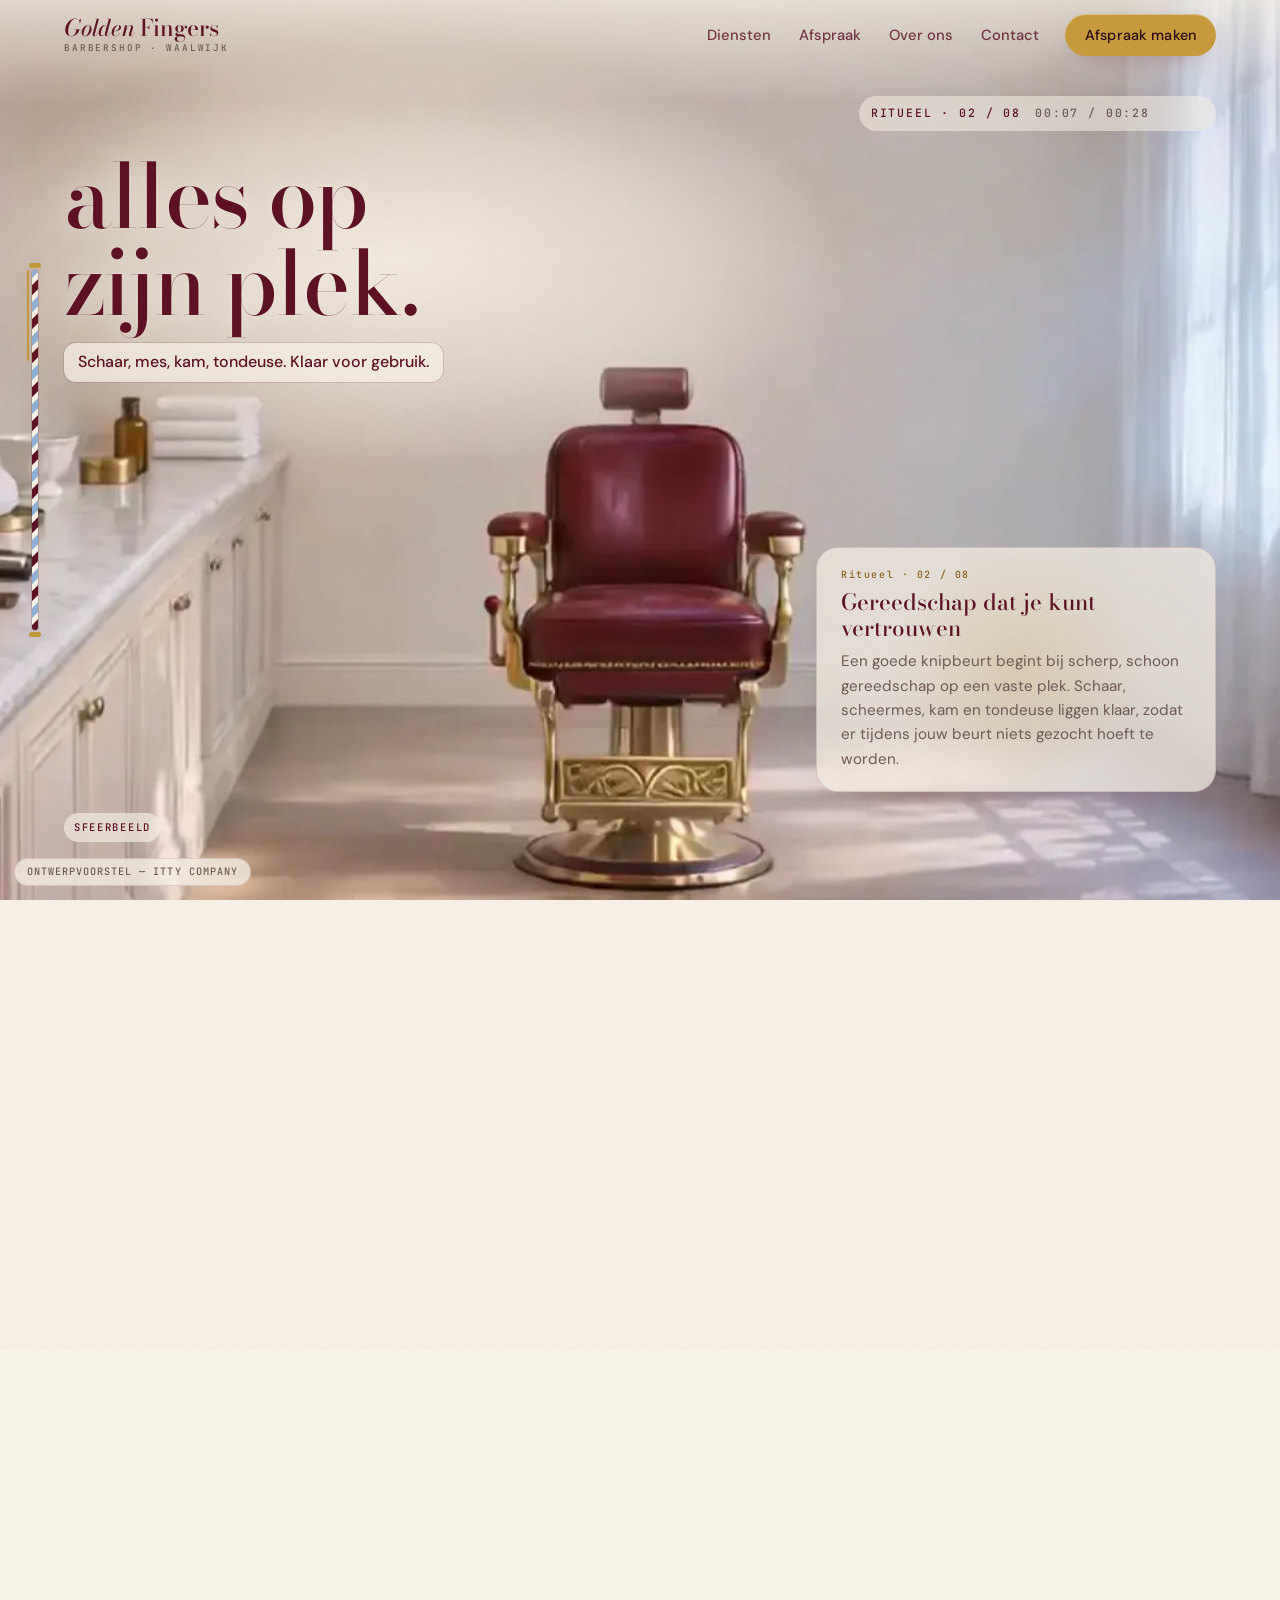
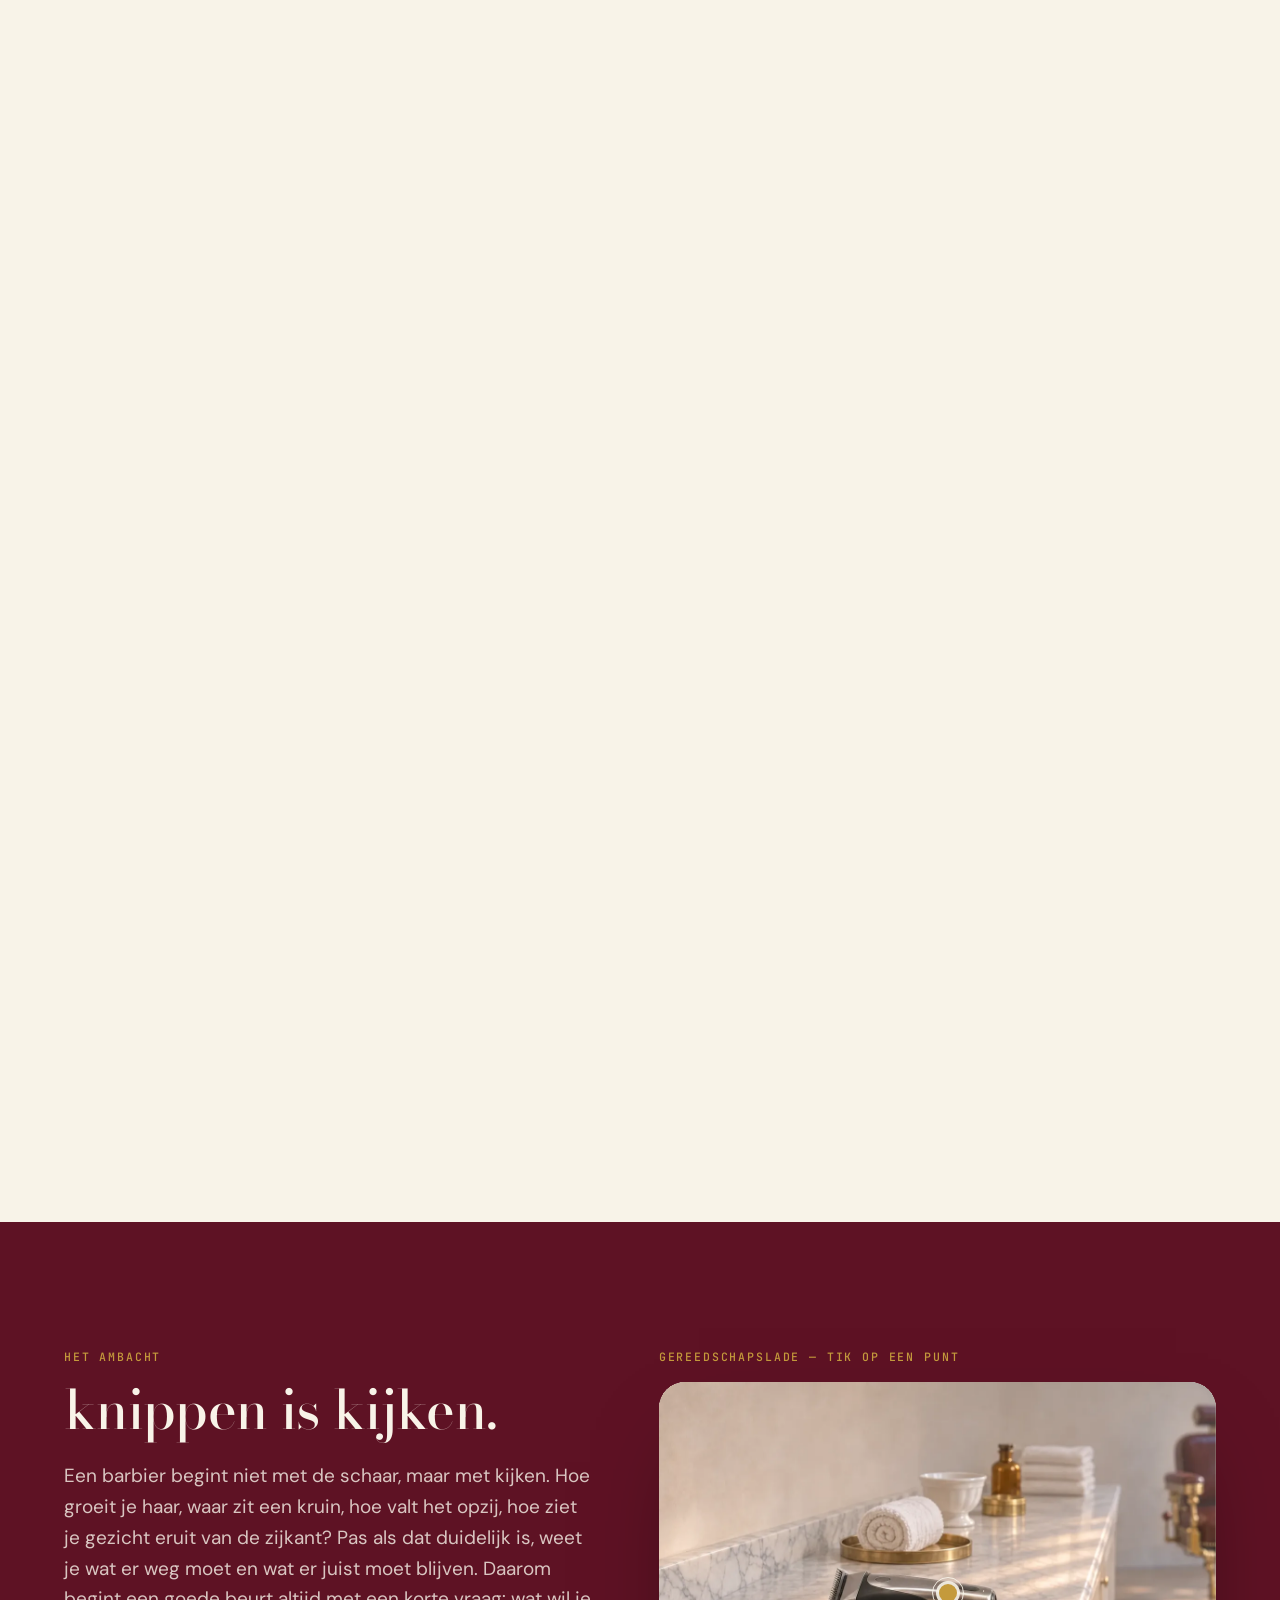
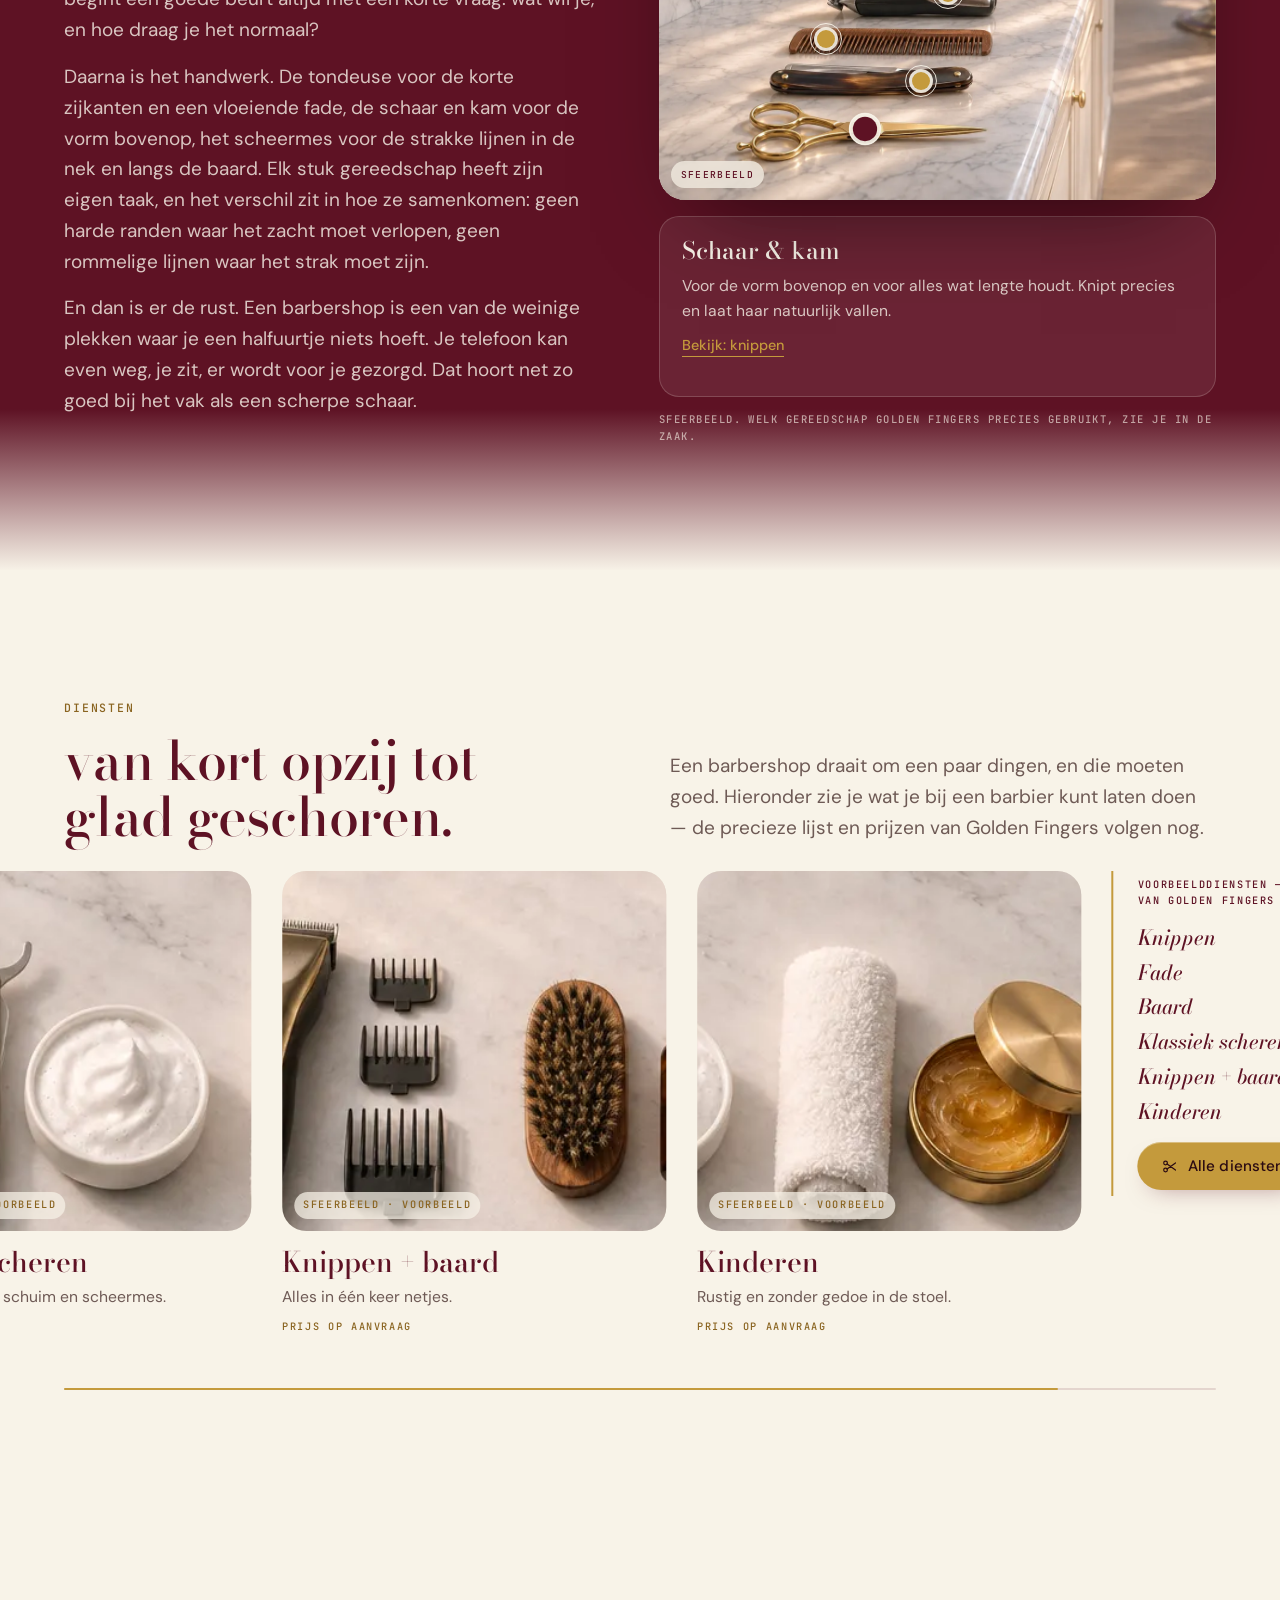
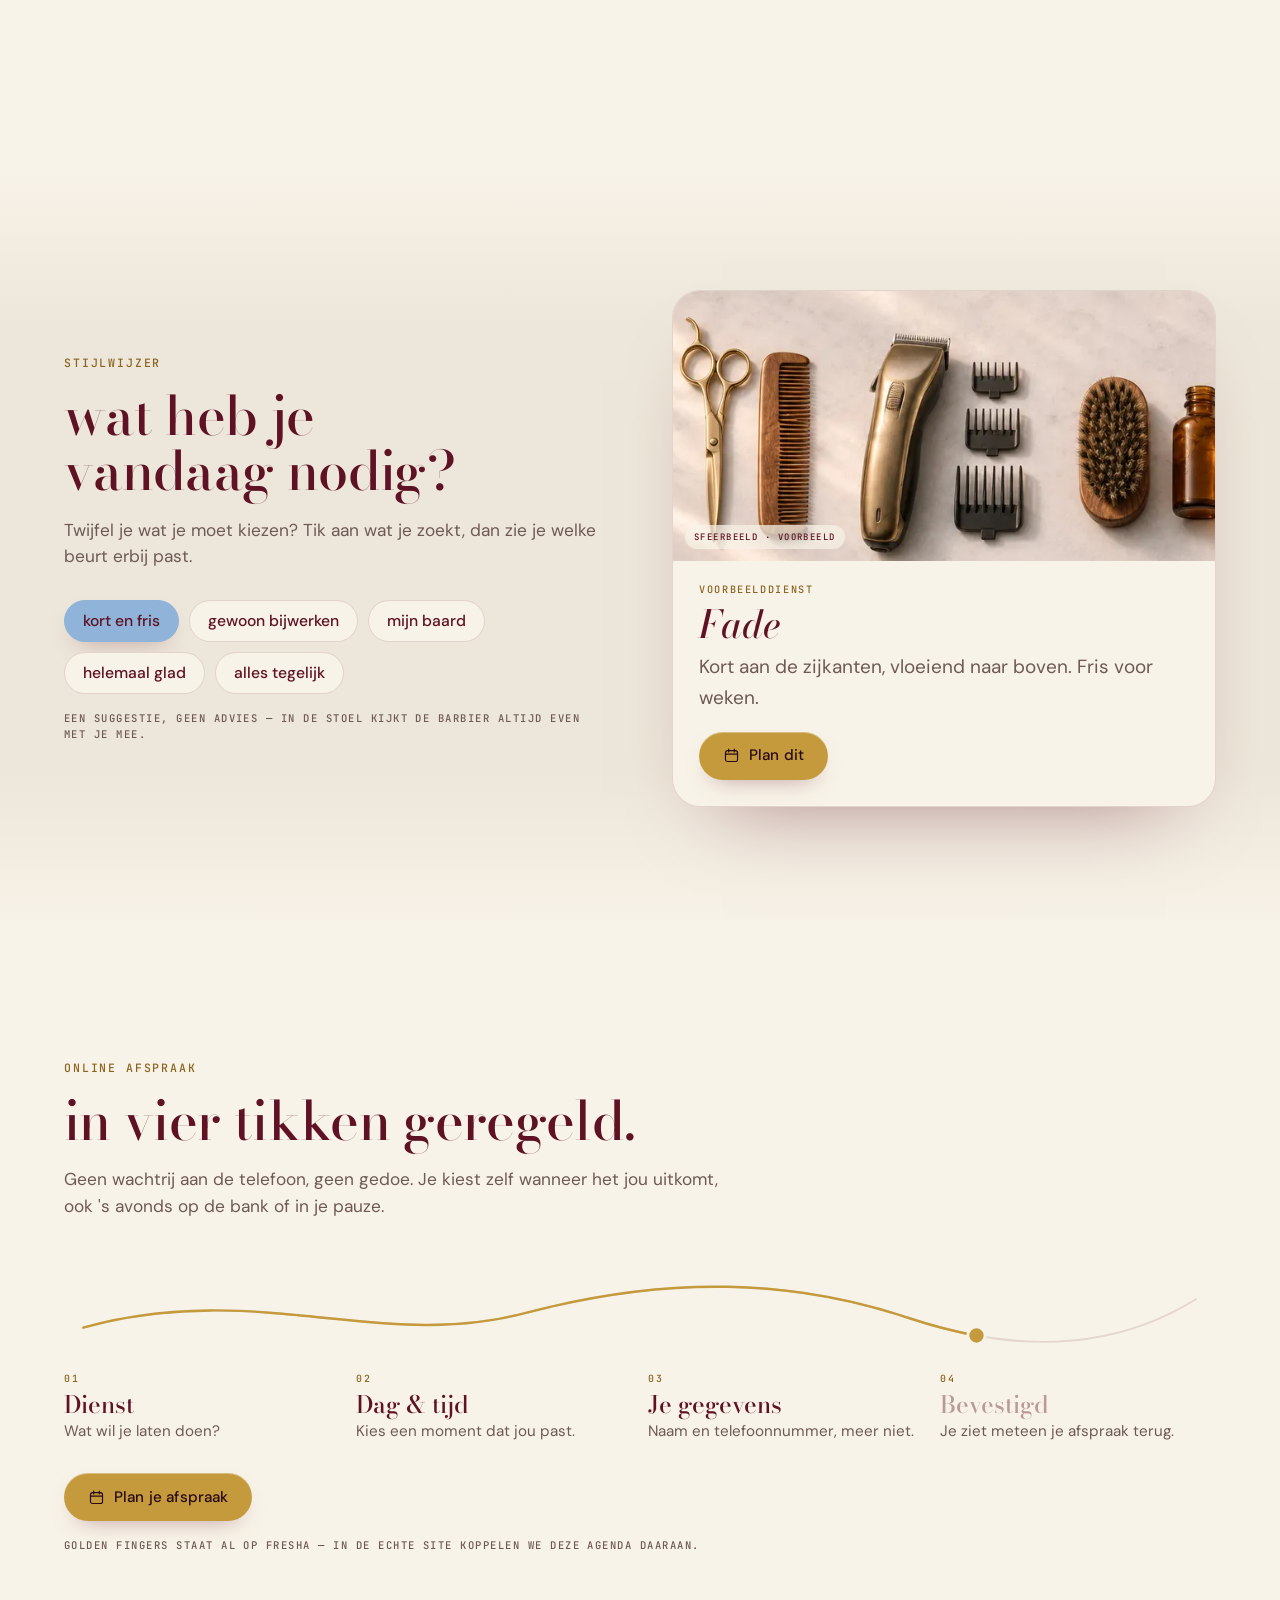
<file: index.html>
<!DOCTYPE html>
<html lang="nl">
<head>
<meta charset="utf-8">
<meta name="viewport" content="width=device-width, initial-scale=1, viewport-fit=cover">
<title>Barbershop Golden Fingers — barbier aan de Grotestraat in Waalwijk</title>
<meta name="description" content="Barbershop Golden Fingers, Grotestraat 223 in Waalwijk. Knippen, fade, baard en klassiek scheren. Plan je afspraak online of bel 06 87 86 26 66.">
<meta name="theme-color" content="#F8F3E8">
<meta property="og:title" content="Barbershop Golden Fingers — barbier aan de Grotestraat in Waalwijk">
<meta property="og:description" content="Barbershop Golden Fingers, Grotestraat 223 in Waalwijk. Knippen, fade, baard en klassiek scheren. Plan je afspraak online of bel 06 87 86 26 66.">
<meta property="og:image" content="assets/img/k8.webp">
<meta name="robots" content="noindex">
<link rel="icon" href="data:image/svg+xml,%3Csvg xmlns='http://www.w3.org/2000/svg' viewBox='0 0 32 32'%3E%3Crect width='32' height='32' rx='9' fill='%235E1224'/%3E%3Ccircle cx='10' cy='11' r='3.4' fill='none' stroke='%23C49A3C' stroke-width='2'/%3E%3Ccircle cx='10' cy='21' r='3.4' fill='none' stroke='%23C49A3C' stroke-width='2'/%3E%3Cpath d='M13 12.6 25 21M13 19.4 25 11' stroke='%23F8F3E8' stroke-width='2' stroke-linecap='round'/%3E%3C/svg%3E">
<script>document.documentElement.classList.add('js');try{var d=JSON.parse(sessionStorage.getItem('paal')||'null');if(d){sessionStorage.removeItem('paal');var c=document.documentElement.classList;c.add('pl-closed','pl-noanim');if(d.b)c.add('pl-back');window.__pl=d.l;setTimeout(function(){c.remove('pl-closed')},2200)}}catch(e){}</script>
<link rel="preconnect" href="https://fonts.googleapis.com">
<link rel="preconnect" href="https://fonts.gstatic.com" crossorigin>
<link href="https://fonts.googleapis.com/css2?family=Bodoni+Moda:ital,opsz,wght@0,6..96,500;1,6..96,500&amp;family=DM+Sans:wght@400;500&amp;family=JetBrains+Mono:wght@500&amp;display=swap" rel="stylesheet">
<link rel="stylesheet" href="assets/style.css">
</head>
<body>
<a class="skip" href="#inhoud">Naar inhoud</a>
<header class="hd">
  <a class="logo" href="index.html" aria-label="Barbershop Golden Fingers — home"><span><em>Golden</em> Fingers</span><small>Barbershop · Waalwijk</small></a>
  <nav class="nav" id="menu" aria-label="Hoofdmenu"><a href="diensten.html">Diensten</a><a href="afspraak.html">Afspraak</a><a href="over-ons.html">Over ons</a><a href="contact.html">Contact</a>
    <div class="mnav"><a class="btn" href="afspraak.html"><svg viewBox="0 0 24 24" fill="none" stroke="currentColor" stroke-width="1.7" stroke-linecap="round" aria-hidden="true"><rect x="3.5" y="5" width="17" height="15.5" rx="3"/><path d="M3.5 10h17M8 3v4M16 3v4"/></svg>Afspraak maken</a><a class="btn ghost" href="tel:+31687862666"><svg viewBox="0 0 24 24" fill="none" stroke="currentColor" stroke-width="1.7" stroke-linecap="round" stroke-linejoin="round" aria-hidden="true"><path d="M5 4h3.5l1.6 4.2-2.2 1.4a11 11 0 0 0 6.5 6.5l1.4-2.2L20 15.5V19a1.5 1.5 0 0 1-1.6 1.5C10.6 20 4 13.4 3.5 5.6A1.5 1.5 0 0 1 5 4z"/></svg>Bel 06 87 86 26 66</a><a class="btn ghost" href="https://www.instagram.com/golden_fingers_waalwijk/" target="_blank" rel="noopener"><svg viewBox="0 0 24 24" fill="none" stroke="currentColor" stroke-width="1.7" aria-hidden="true"><rect x="3.5" y="3.5" width="17" height="17" rx="5"/><circle cx="12" cy="12" r="3.8"/><circle cx="17.2" cy="6.8" r=".9" fill="currentColor" stroke="none"/></svg>Instagram</a><p>Grotestraat 223, Waalwijk</p></div>
  </nav>
  <a class="btn pill" href="afspraak.html">Afspraak maken</a>
  <button class="burger" type="button" aria-label="Menu" aria-expanded="false" aria-controls="menu"><span></span><span></span><span></span></button>
</header>
<main id="inhoud">
<section class="film" data-src="assets/film-main.mp4" data-src-m="assets/film-main-m.mp4" data-poster-m="assets/img/film-main-m-0.webp" data-hud="Ritueel" data-total="8" data-dur="28.2" data-wipe="20.2,21.8" data-portal style="--m:8" aria-label="Golden Fingers — een barbershop maakt zich klaar, van ochtendlicht tot gouden uur">
  <div class="stage">
    <video poster="assets/img/film-main-0.webp" muted playsinline preload="none" aria-hidden="true"></video>
    <div class="vignette"></div>
    <div class="bigword" aria-hidden="true"><span></span></div>
    <canvas class="fx" aria-hidden="true"></canvas>
    <div class="scheer" aria-hidden="true"></div>
    <div class="fhero">
      <div class="top"><span class="chip">Barbershop · Grotestraat 223</span><h1>strak geknipt aan de grotestraat.</h1></div>
      <div class="low glow-follow">
        <p class="lead">Golden Fingers is een barbershop aan de Grotestraat in Waalwijk. Knippen, fade, baard of een klassieke scheerbeurt — plan je afspraak online, of bel even.</p>
        <button class="more" type="button" aria-expanded="false">lees verder +</button>
        <div class="row"><a class="btn" href="afspraak.html"><svg viewBox="0 0 24 24" fill="none" stroke="currentColor" stroke-width="1.7" stroke-linecap="round" aria-hidden="true"><rect x="3.5" y="5" width="17" height="15.5" rx="3"/><path d="M3.5 10h17M8 3v4M16 3v4"/></svg>Plan je afspraak</a><a class="btn ghost" href="tel:+31687862666"><svg viewBox="0 0 24 24" fill="none" stroke="currentColor" stroke-width="1.7" stroke-linecap="round" stroke-linejoin="round" aria-hidden="true"><path d="M5 4h3.5l1.6 4.2-2.2 1.4a11 11 0 0 0 6.5 6.5l1.4-2.2L20 15.5V19a1.5 1.5 0 0 1-1.6 1.5C10.6 20 4 13.4 3.5 5.6A1.5 1.5 0 0 1 5 4z"/></svg>Bel 06 87 86 26 66</a></div>
        <div class="plates"><a class="plate glow-follow" href="https://www.google.com/maps/search/?api=1&amp;query=Grotestraat+223+5141+Waalwijk" target="_blank" rel="noopener"><svg viewBox="0 0 24 24" fill="none" stroke="currentColor" stroke-width="1.7" aria-hidden="true"><path d="M12 21s-7-6.2-7-11.5A7 7 0 0 1 19 9.5C19 14.8 12 21 12 21z"/><circle cx="12" cy="9.5" r="2.5"/></svg><span>Grotestraat 223<small>5141 Waalwijk</small></span></a><a class="plate glow-follow" href="tel:+31687862666"><svg viewBox="0 0 24 24" fill="none" stroke="currentColor" stroke-width="1.7" stroke-linecap="round" stroke-linejoin="round" aria-hidden="true"><path d="M5 4h3.5l1.6 4.2-2.2 1.4a11 11 0 0 0 6.5 6.5l1.4-2.2L20 15.5V19a1.5 1.5 0 0 1-1.6 1.5C10.6 20 4 13.4 3.5 5.6A1.5 1.5 0 0 1 5 4z"/></svg><span>06 87 86 26 66<small>bellen</small></span></a><a class="plate glow-follow" href="https://www.instagram.com/golden_fingers_waalwijk/" target="_blank" rel="noopener"><svg viewBox="0 0 24 24" fill="none" stroke="currentColor" stroke-width="1.7" aria-hidden="true"><rect x="3.5" y="3.5" width="17" height="17" rx="5"/><circle cx="12" cy="12" r="3.8"/><circle cx="17.2" cy="6.8" r=".9" fill="currentColor" stroke="none"/></svg><span>@golden_fingers_waalwijk<small>op Instagram</small></span></a></div>
      </div>
    </div>
    <div class="ftitle tc" aria-live="polite"><h2></h2><p></p></div>
    <article class="fcard glow-follow "><span class="no">Ritueel · 01 / 08</span><b>De rust voor de eerste knip</b><p>Een barbershop in de ochtend is een stille plek. Licht door het raam, een schone vloer, een stoel die wacht. Zo hoort een dag in een barbershop te beginnen: eerst alles klaar, dan pas de eerste klant.</p><button class="more" type="button" aria-expanded="false">lees verder +</button></article><article class="fcard glow-follow "><span class="no">Ritueel · 02 / 08</span><b>Gereedschap dat je kunt vertrouwen</b><p>Een goede knipbeurt begint bij scherp, schoon gereedschap op een vaste plek. Schaar, scheermes, kam en tondeuse liggen klaar, zodat er tijdens jouw beurt niets gezocht hoeft te worden.</p><button class="more" type="button" aria-expanded="false">lees verder +</button></article><article class="fcard glow-follow "><span class="no">Ritueel · 03 / 08</span><b>Warmte opent alles</b><p>Een warme handdoek is meer dan luxe. De warmte maakt de huid soepel en de baardharen zachter, zodat scheren en trimmen rustiger en gladder gaan. En eerlijk: het is ook gewoon een fijn moment.</p><button class="more" type="button" aria-expanded="false">lees verder +</button></article><article class="fcard glow-follow "><span class="no">Ritueel · 04 / 08</span><b>Schuim met geduld</b><p>Goed scheerschuim is luchtig en romig. Het legt een laagje tussen huid en mes, houdt het vocht vast en laat het mes glijden in plaats van trekken. Zacht beginnen, strak eindigen.</p><button class="more" type="button" aria-expanded="false">lees verder +</button></article><article class="fcard glow-follow bl"><span class="no">Ritueel · 05 / 08</span><b>Het echte werk</b><p>Met schaar en kam wordt de vorm gebouwd: bovenop wat lengte, opzij korter, alles in verhouding tot jouw gezicht en jouw haar. Niet snel-snel, maar precies. Wat valt, valt op de juiste plek.</p><button class="more" type="button" aria-expanded="false">lees verder +</button></article><article class="fcard glow-follow tr"><span class="no">Ritueel · 06 / 08</span><b>De lijn die alles afmaakt</b><p>Een nek die strak is uitgeschoren, een baardlijn die klopt, een scherpe overgang bij de slapen. Het zijn de kleine lijnen waardoor een knipbeurt er nog dagen later verzorgd uitziet.</p><button class="more" type="button" aria-expanded="false">lees verder +</button></article><article class="fcard glow-follow tr"><span class="no">Ritueel · 07 / 08</span><b>Afwerken zoals jij het draagt</b><p>Tot slot wat styling: een beetje pomade of wax, in model gebracht zoals jij je haar morgen zelf draagt. Even kijken, even bijwerken — en je loopt naar buiten zoals je naar binnen wilde: strak.</p><button class="more" type="button" aria-expanded="false">lees verder +</button></article>
    <div class="hud mono" aria-hidden="true"><span class="hl">Ritueel · 01 / 08</span><span class="sf">Sfeerbeeld</span><span class="tc">00:00 / 00:28</span><span class="load"><s></s></span></div>
    <div class="pole" aria-hidden="true"><i></i></div>
    <span class="ftag mono">Sfeerbeeld</span>
    <div class="fhint">scroll — zo wordt de zaak klaargemaakt</div>
  </div>
  <ol class="fstills"><li><picture><source media="(max-width:760px)" srcset="assets/img/k1-m.webp"><img src="assets/img/k1.webp" alt="" loading="lazy"></picture><div class="box"><span class="chip">Barbershop · Grotestraat 223</span><h1 style="margin-top:14px">strak geknipt aan de grotestraat.</h1><p class="lead">Golden Fingers is een barbershop aan de Grotestraat in Waalwijk. Knippen, fade, baard of een klassieke scheerbeurt — plan je afspraak online, of bel even.</p><div class="row"><a class="btn" href="afspraak.html"><svg viewBox="0 0 24 24" fill="none" stroke="currentColor" stroke-width="1.7" stroke-linecap="round" aria-hidden="true"><rect x="3.5" y="5" width="17" height="15.5" rx="3"/><path d="M3.5 10h17M8 3v4M16 3v4"/></svg>Plan je afspraak</a><a class="btn ghost" href="tel:+31687862666"><svg viewBox="0 0 24 24" fill="none" stroke="currentColor" stroke-width="1.7" stroke-linecap="round" stroke-linejoin="round" aria-hidden="true"><path d="M5 4h3.5l1.6 4.2-2.2 1.4a11 11 0 0 0 6.5 6.5l1.4-2.2L20 15.5V19a1.5 1.5 0 0 1-1.6 1.5C10.6 20 4 13.4 3.5 5.6A1.5 1.5 0 0 1 5 4z"/></svg>Bel 06 87 86 26 66</a></div><hr style="border:0;height:1px;background:var(--line);margin:22px 0"><h2>eerst het licht.</h2><p class="note">Een lege zaak, een stoel, een nieuwe dag.</p><p>Een barbershop in de ochtend is een stille plek. Licht door het raam, een schone vloer, een stoel die wacht. Zo hoort een dag in een barbershop te beginnen: eerst alles klaar, dan pas de eerste klant.</p></div><span class="cap mono">Sfeerbeeld</span></li><li><picture><source media="(max-width:760px)" srcset="assets/img/k2-m.webp"><img src="assets/img/k2.webp" alt="" loading="lazy"></picture><div class="box"><h2>alles op zijn plek.</h2><p class="note">Schaar, mes, kam, tondeuse. Klaar voor gebruik.</p><p>Een goede knipbeurt begint bij scherp, schoon gereedschap op een vaste plek. Schaar, scheermes, kam en tondeuse liggen klaar, zodat er tijdens jouw beurt niets gezocht hoeft te worden.</p></div><span class="cap mono">Sfeerbeeld</span></li><li><picture><source media="(max-width:760px)" srcset="assets/img/k3-m.webp"><img src="assets/img/k3.webp" alt="" loading="lazy"></picture><div class="box"><h2>warm voor je begint.</h2><p class="note">Een hete handdoek maakt huid en baard zacht.</p><p>Een warme handdoek is meer dan luxe. De warmte maakt de huid soepel en de baardharen zachter, zodat scheren en trimmen rustiger en gladder gaan. En eerlijk: het is ook gewoon een fijn moment.</p></div><span class="cap mono">Sfeerbeeld</span></li><li><picture><source media="(max-width:760px)" srcset="assets/img/k4-m.webp"><img src="assets/img/k4.webp" alt="" loading="lazy"></picture><div class="box"><h2>zacht als schuim.</h2><p class="note">Wat glad moet worden, begint zacht.</p><p>Goed scheerschuim is luchtig en romig. Het legt een laagje tussen huid en mes, houdt het vocht vast en laat het mes glijden in plaats van trekken. Zacht beginnen, strak eindigen.</p></div><span class="cap mono">Sfeerbeeld</span></li><li><picture><source media="(max-width:760px)" srcset="assets/img/k5-m.webp"><img src="assets/img/k5.webp" alt="" loading="lazy"></picture><div class="box"><h2>dan de schaar.</h2><p class="note">Millimeter voor millimeter, tot het klopt.</p><p>Met schaar en kam wordt de vorm gebouwd: bovenop wat lengte, opzij korter, alles in verhouding tot jouw gezicht en jouw haar. Niet snel-snel, maar precies. Wat valt, valt op de juiste plek.</p></div><span class="cap mono">Sfeerbeeld</span></li><li><picture><source media="(max-width:760px)" srcset="assets/img/k6-m.webp"><img src="assets/img/k6.webp" alt="" loading="lazy"></picture><div class="box"><h2>en dan: <em>scherp.</em></h2><p class="note">Een strakke lijn zegt meer dan veel woorden.</p><p>Een nek die strak is uitgeschoren, een baardlijn die klopt, een scherpe overgang bij de slapen. Het zijn de kleine lijnen waardoor een knipbeurt er nog dagen later verzorgd uitziet.</p></div><span class="cap mono">Sfeerbeeld</span></li><li><picture><source media="(max-width:760px)" srcset="assets/img/k7-m.webp"><img src="assets/img/k7.webp" alt="" loading="lazy"></picture><div class="box"><h2>de laatste glans.</h2><p class="note">Een beetje pomade, een blik — klaar.</p><p>Tot slot wat styling: een beetje pomade of wax, in model gebracht zoals jij je haar morgen zelf draagt. Even kijken, even bijwerken — en je loopt naar buiten zoals je naar binnen wilde: strak.</p></div><span class="cap mono">Sfeerbeeld</span></li></ol>
  <script type="application/json">[{"t": "eerst het licht.", "s": "Een lege zaak, een stoel, een nieuwe dag.", "fx": "dust", "cool": 1, "at": 0.35, "w": "licht", "pos": "tc", "o": [0.41, 0.6, 0.4, 0.97], "b": [0.5, 0.55], "cx": 0.5, "om": [0.3, 0.8, 0.4, 0.93]}, {"t": "alles op zijn plek.", "s": "Schaar, mes, kam, tondeuse. Klaar voor gebruik.", "fx": "glint", "at": 5.0, "w": "gereedschap", "pos": "tl", "o": [0.02, 0.47, 0.42, 0.95], "b": [0.42, 0.6], "g": [0.22, 0.785, 0.43, 0.775], "cx": 0.45, "gm": [0.35, 0.83, 0.85, 0.815]}, {"t": "warm voor je begint.", "s": "Een hete handdoek maakt huid en baard zacht.", "fx": "steam", "at": 10.0, "w": "stoom", "pos": "tl", "o": [0.05, 0.26, 0.24, 0.44], "b": [0.3, 0.36], "src": [0.15, 0.28], "cx": 0.3, "srcm": [0.35, 0.38]}, {"t": "zacht als schuim.", "s": "Wat glad moet worden, begint zacht.", "fx": "foam", "at": 15.0, "w": "schuim", "pos": "tc", "o": [0.33, 0.58, 0.42, 0.76], "b": [0.46, 0.5], "cx": 0.5, "om": [0.15, 0.9, 0.5, 0.72]}, {"t": "dan de schaar.", "s": "Millimeter voor millimeter, tot het klopt.", "fx": "hair", "at": 19.9, "w": "knip", "pos": "tl", "o": [0.38, 0.97, 0.66, 0.88], "b": [0.66, 0.7], "cx": 0.66, "floorm": 0.8}, {"t": "en dan: <em>scherp.</em>", "s": "Een strakke lijn zegt meer dan veel woorden.", "fx": "blade", "at": 22.4, "w": "lijn", "pos": "tl", "o": [0.22, 0.94, 0.55, 0.86], "b": [0.56, 0.62], "g": [0.3, 0.73, 0.58, 0.62], "cx": 0.5, "gm": [0.05, 0.63, 0.55, 0.575]}, {"t": "de laatste glans.", "s": "Een beetje pomade, een blik — klaar.", "fx": "caustic", "at": 27.95, "w": "glans", "pos": "tl", "o": [0.2, 0.58, 0.6, 0.98], "b": [0.42, 0.62], "cz": [0.62, 0.86, 0.8, 0.97], "warm": 1, "cx": 0.5, "czm": [0.3, 0.95, 0.64, 0.8]}]</script>
</section>
<section class="portal" data-a="assets/img/film-main-end.webp" data-a-m="assets/img/film-main-m-end.webp" data-b="assets/img/k8.webp" data-b-m="assets/img/k8-m.webp" data-g="[0.73,0.6]" data-g-m="[0.72,0.7]" aria-label="Jouw stoel staat klaar">
  <div class="pstage">
    <img class="pfb a" alt="">
    <img class="pfb b" src="assets/img/k8.webp" alt="Lege bordeauxrode kappersstoel in het gouden avondlicht">
    <canvas class="gl" aria-hidden="true"></canvas>
    <canvas class="dust" data-k="warm" aria-hidden="true"></canvas>
    <div class="ptext glow-follow">
      <span class="eyebrow">Golden Fingers · Waalwijk</span>
      <h2>jouw stoel staat klaar.</h2>
      <p class="p1">Aan het eind van het verhaal staat er maar één ding: een lege stoel in het gouden licht. Die is voor jou. Of je nu elke paar weken je fade laat bijwerken, je baard wilt laten modelleren of gewoon weer eens netjes geknipt wilt worden — bij Golden Fingers aan de Grotestraat in Waalwijk zit je goed.</p>
      <p class="p2">Een afspraak maken hoeft niet ingewikkeld te zijn. Kies wat je wilt laten doen, kies een dag en een tijd, laat je naam en nummer achter. Liever even bellen? Dat kan natuurlijk ook: 06 87 86 26 66.</p>
      <button class="more" type="button" aria-expanded="false">lees verder +</button>
      <div class="row"><a class="btn" href="afspraak.html"><svg viewBox="0 0 24 24" fill="none" stroke="currentColor" stroke-width="1.7" stroke-linecap="round" aria-hidden="true"><rect x="3.5" y="5" width="17" height="15.5" rx="3"/><path d="M3.5 10h17M8 3v4M16 3v4"/></svg>Plan je afspraak</a><a class="btn ghost" href="tel:+31687862666"><svg viewBox="0 0 24 24" fill="none" stroke="currentColor" stroke-width="1.7" stroke-linecap="round" stroke-linejoin="round" aria-hidden="true"><path d="M5 4h3.5l1.6 4.2-2.2 1.4a11 11 0 0 0 6.5 6.5l1.4-2.2L20 15.5V19a1.5 1.5 0 0 1-1.6 1.5C10.6 20 4 13.4 3.5 5.6A1.5 1.5 0 0 1 5 4z"/></svg>Bel 06 87 86 26 66</a></div>
    </div>
    <span class="phud mono">Ritueel · 08 / 08<span class="sf">Sfeerbeeld</span></span>
    <span class="ptag mono">Sfeerbeeld</span>
    <div class="pdark"></div>
  </div>
</section>

<section class="dark-band seam-bot" id="ambacht" style="--to:var(--foam)">
  <canvas class="dust" data-k="gold" aria-hidden="true"></canvas>
  <div class="wrap j1">
    <div>
      <span class="eyebrow">Het ambacht</span>
      <h2 class="words">knippen is kijken.</h2>
      <div class="prose rv">
        <p>Een barbier begint niet met de schaar, maar met kijken. Hoe groeit je haar, waar zit een kruin, hoe valt het opzij, hoe ziet je gezicht eruit van de zijkant? Pas als dat duidelijk is, weet je wat er weg moet en wat er juist moet blijven. Daarom begint een goede beurt altijd met een korte vraag: wat wil je, en hoe draag je het normaal?</p>
        <p>Daarna is het handwerk. De tondeuse voor de korte zijkanten en een vloeiende fade, de schaar en kam voor de vorm bovenop, het scheermes voor de strakke lijnen in de nek en langs de baard. Elk stuk gereedschap heeft zijn eigen taak, en het verschil zit in hoe ze samenkomen: geen harde randen waar het zacht moet verlopen, geen rommelige lijnen waar het strak moet zijn.</p>
        <p>En dan is er de rust. Een barbershop is een van de weinige plekken waar je een halfuurtje niets hoeft. Je telefoon kan even weg, je zit, er wordt voor je gezorgd. Dat hoort net zo goed bij het vak als een scherpe schaar.</p>
      </div>
    </div>
    <div class="lade rv" style="--d:1">
      <span class="eyebrow">Gereedschapslade — tik op een punt</span>
      <figure class="fig breathe"><img src="assets/img/k2.webp" alt="Schaar, scheermes, kam en tondeuse op een marmeren werkblad" loading="lazy"><button class="hot" type="button" style="--x:37.0%;--y:83.0%" aria-pressed="true" aria-label="Schaar & kam" data-n="Schaar & kam" data-t="Voor de vorm bovenop en voor alles wat lengte houdt. Knipt precies en laat haar natuurlijk vallen." data-h="diensten.html#knippen" data-l="Bekijk: knippen"></button><button class="hot" type="button" style="--x:52.0%;--y:50.5%" aria-pressed="false" aria-label="Tondeuse" data-n="Tondeuse" data-t="Voor korte zijkanten en een vloeiende overgang van kort naar lang: de fade." data-h="diensten.html#fade" data-l="Bekijk: fade"></button><button class="hot" type="button" style="--x:47.0%;--y:71.5%" aria-pressed="false" aria-label="Scheermes" data-n="Scheermes" data-t="Voor strakke lijnen in de nek, bij de slapen en langs de baard, en voor een gladde klassieke scheerbeurt." data-h="diensten.html#scheren" data-l="Bekijk: scheren"></button><button class="hot" type="button" style="--x:30.0%;--y:61.5%" aria-pressed="false" aria-label="Kam" data-n="Kam" data-t="Om te scheiden, te meten en de vorm te controleren. Klein ding, groot verschil." data-h="diensten.html#knippen" data-l="Bekijk: knippen"></button><figcaption class="cap mono">Sfeerbeeld</figcaption></figure>
      <div class="tagcard" aria-live="polite"><b>Schaar & kam</b><p>Voor de vorm bovenop en voor alles wat lengte houdt. Knipt precies en laat haar natuurlijk vallen.</p><a href="diensten.html#knippen">Bekijk: knippen</a></div>
      <ul class="ladelist"><li><b>Schaar &amp; kam</b> — Voor de vorm bovenop en voor alles wat lengte houdt. Knipt precies en laat haar natuurlijk vallen. <a href="diensten.html#knippen" style="color:var(--gold)">Bekijk: knippen</a></li><li><b>Tondeuse</b> — Voor korte zijkanten en een vloeiende overgang van kort naar lang: de fade. <a href="diensten.html#fade" style="color:var(--gold)">Bekijk: fade</a></li><li><b>Scheermes</b> — Voor strakke lijnen in de nek, bij de slapen en langs de baard, en voor een gladde klassieke scheerbeurt. <a href="diensten.html#scheren" style="color:var(--gold)">Bekijk: scheren</a></li><li><b>Kam</b> — Om te scheiden, te meten en de vorm te controleren. Klein ding, groot verschil. <a href="diensten.html#knippen" style="color:var(--gold)">Bekijk: knippen</a></li></ul>
      <p class="note">Sfeerbeeld. Welk gereedschap Golden Fingers precies gebruikt, zie je in de zaak.</p>
    </div>
  </div>
</section>

<section class="pano" id="diensten" aria-label="Wat je hier kunt laten doen">
  <div class="pin">
    <div class="head">
      <div><span class="eyebrow">Diensten</span><h2 class="words">van kort opzij tot glad geschoren.</h2></div>
      <p class="rv">Een barbershop draait om een paar dingen, en die moeten goed. Hieronder zie je wat je bij een barbier kunt laten doen — de precieze lijst en prijzen van Golden Fingers volgen nog.</p>
    </div>
    <div class="track"><a class="panel" href="diensten.html#knippen" style="text-decoration:none"><div class="crop"><img src="assets/img/d1.webp" alt="" loading="lazy" style="--c:0.16"><span class="cap mono">Sfeerbeeld · voorbeeld</span></div><h3>Knippen</h3><p>Een frisse coupe met schaar en tondeuse, afgestemd op jouw haar.</p><span class="mono">prijs op aanvraag</span></a><a class="panel" href="diensten.html#fade" style="text-decoration:none"><div class="crop"><img src="assets/img/d1.webp" alt="" loading="lazy" style="--c:0.27"><span class="cap mono">Sfeerbeeld · voorbeeld</span></div><h3>Fade</h3><p>Een vloeiende overgang van huid of heel kort naar langer.</p><span class="mono">prijs op aanvraag</span></a><a class="panel" href="diensten.html#baard" style="text-decoration:none"><div class="crop"><img src="assets/img/d1.webp" alt="" loading="lazy" style="--c:0.455"><span class="cap mono">Sfeerbeeld · voorbeeld</span></div><h3>Baard</h3><p>Trimmen, in model brengen en strakke lijnen.</p><span class="mono">prijs op aanvraag</span></a><a class="panel" href="diensten.html#scheren" style="text-decoration:none"><div class="crop"><img src="assets/img/d1.webp" alt="" loading="lazy" style="--c:0.65"><span class="cap mono">Sfeerbeeld · voorbeeld</span></div><h3>Klassiek scheren</h3><p>Warme handdoek, schuim en scheermes.</p><span class="mono">prijs op aanvraag</span></a><a class="panel" href="diensten.html#combi" style="text-decoration:none"><div class="crop"><img src="assets/img/d1.webp" alt="" loading="lazy" style="--c:0.36"><span class="cap mono">Sfeerbeeld · voorbeeld</span></div><h3>Knippen + baard</h3><p>Alles in één keer netjes.</p><span class="mono">prijs op aanvraag</span></a><a class="panel" href="diensten.html#kids" style="text-decoration:none"><div class="crop"><img src="assets/img/d1.webp" alt="" loading="lazy" style="--c:0.84"><span class="cap mono">Sfeerbeeld · voorbeeld</span></div><h3>Kinderen</h3><p>Rustig en zonder gedoe in de stoel.</p><span class="mono">prijs op aanvraag</span></a><div class="panel end"><span class="mono">Voorbeelddiensten — de echte lijst volgt van Golden Fingers</span><ul><li><a href="diensten.html#knippen">Knippen</a></li><li><a href="diensten.html#fade">Fade</a></li><li><a href="diensten.html#baard">Baard</a></li><li><a href="diensten.html#scheren">Klassiek scheren</a></li><li><a href="diensten.html#combi">Knippen + baard</a></li><li><a href="diensten.html#kids">Kinderen</a></li></ul><a class="btn" href="diensten.html"><svg viewBox="0 0 24 24" fill="none" stroke="currentColor" stroke-width="1.7" stroke-linecap="round" aria-hidden="true"><circle cx="6" cy="7" r="2.6"/><circle cx="6" cy="17" r="2.6"/><path d="M8.2 8.4 20 17M8.2 15.6 20 7"/></svg>Alle diensten</a></div></div>
    <div class="pbar"><i></i></div>
  </div>
</section>

<section class="bg-marble seam-top seam-bot" id="stijlwijzer" style="--from:var(--foam);--to:var(--foam)">
  <div class="wrap wijzer">
    <div>
      <span class="eyebrow">Stijlwijzer</span>
      <h2 class="words">wat heb je vandaag nodig?</h2>
      <p class="lead rv" style="margin-top:18px">Twijfel je wat je moet kiezen? Tik aan wat je zoekt, dan zie je welke beurt erbij past.</p>
      <div class="chips rv" role="group" aria-label="Wat zoek je?"><button class="schip" type="button" aria-pressed="true" data-id="fade" data-n="Fade" data-t="Kort aan de zijkanten, vloeiend naar boven. Fris voor weken." data-c="0.27">kort en fris</button><button class="schip" type="button" aria-pressed="false" data-id="knippen" data-n="Knippen" data-t="Je vertrouwde model, weer in vorm." data-c="0.16">gewoon bijwerken</button><button class="schip" type="button" aria-pressed="false" data-id="baard" data-n="Baard" data-t="Trimmen, lijnen zetten, in model brengen." data-c="0.455">mijn baard</button><button class="schip" type="button" aria-pressed="false" data-id="scheren" data-n="Klassiek scheren" data-t="Warme handdoek, schuim, scheermes." data-c="0.65">helemaal glad</button><button class="schip" type="button" aria-pressed="false" data-id="combi" data-n="Knippen + baard" data-t="In één afspraak helemaal klaar." data-c="0.36">alles tegelijk</button></div>
      <p class="note rv">Een suggestie, geen advies — in de stoel kijkt de barbier altijd even met je mee.</p>
    </div>
    <div class="wout rv" style="--d:1" aria-live="polite">
      <div class="crop"><img src="assets/img/d1.webp" alt="" loading="lazy" style="--c:0.27"><span class="cap mono">Sfeerbeeld · voorbeeld</span></div>
      <div class="body"><small>Voorbeelddienst</small><b>Fade</b><p>Kort aan de zijkanten, vloeiend naar boven. Fris voor weken.</p><div class="row"><a class="btn" href="afspraak.html?dienst=fade"><svg viewBox="0 0 24 24" fill="none" stroke="currentColor" stroke-width="1.7" stroke-linecap="round" aria-hidden="true"><rect x="3.5" y="5" width="17" height="15.5" rx="3"/><path d="M3.5 10h17M8 3v4M16 3v4"/></svg>Plan dit</a></div></div>
    </div>
  </div>
</section>

<section class="bg-foam" id="online">
  <div class="wrap">
    <span class="eyebrow">Online afspraak</span>
    <h2 class="words">in vier tikken geregeld.</h2>
    <p class="lead rv" style="margin-top:18px">Geen wachtrij aan de telefoon, geen gedoe. Je kiest zelf wanneer het jou uitkomt, ook 's avonds op de bank of in je pauze.</p>
    <div class="path">
      <svg viewBox="0 0 1200 90" aria-hidden="true"><path d="M20 60 C 200 10, 330 85, 480 45 S 760 10, 880 50 S 1100 80, 1180 30" fill="none" stroke="rgba(94,18,36,.12)" stroke-width="2"/><path class="draw" d="M20 60 C 200 10, 330 85, 480 45 S 760 10, 880 50 S 1100 80, 1180 30" fill="none" stroke="#C49A3C" stroke-width="2.5" stroke-linecap="round"/><circle class="dot" cx="20" cy="60" r="9" fill="#C49A3C" stroke="#F8F3E8" stroke-width="3"/></svg>
      <ol class="steps"><li><span class="n">01</span><b>Dienst</b>Wat wil je laten doen?</li><li><span class="n">02</span><b>Dag &amp; tijd</b>Kies een moment dat jou past.</li><li><span class="n">03</span><b>Je gegevens</b>Naam en telefoonnummer, meer niet.</li><li><span class="n">04</span><b>Bevestigd</b>Je ziet meteen je afspraak terug.</li></ol>
    </div>
    <div class="row rv"><a class="btn" href="afspraak.html"><svg viewBox="0 0 24 24" fill="none" stroke="currentColor" stroke-width="1.7" stroke-linecap="round" aria-hidden="true"><rect x="3.5" y="5" width="17" height="15.5" rx="3"/><path d="M3.5 10h17M8 3v4M16 3v4"/></svg>Plan je afspraak</a></div>
    <p class="note rv">Golden Fingers staat al op Fresha — in de echte site koppelen we deze agenda daaraan.</p>
  </div>
</section>

<section class="bg-marble seam-top" id="adres" style="--from:var(--foam)">
  <div class="wrap waar">
    <div class="paalorn rv" aria-hidden="true"></div>
    <div>
      <span class="eyebrow">Adres</span>
      <h2 class="words">aan de grotestraat.</h2>
      <div class="prose rv">
        <p>Je vindt Barbershop Golden Fingers aan de Grotestraat 223 in Waalwijk. Kom je met de fiets of loop je even binnen tijdens het boodschappen doen? Plan dan vooraf je afspraak, dan staat de stoel klaar als je er bent.</p>
        <p>De openingstijden zetten we hier zodra Golden Fingers ze heeft doorgegeven. Tot die tijd: bel even naar 06 87 86 26 66 of kijk op Instagram, daar zie je ook het werk van de afgelopen tijd.</p>
      </div>
      <div class="row rv"><a class="btn" href="https://www.google.com/maps/search/?api=1&amp;query=Grotestraat+223+5141+Waalwijk" target="_blank" rel="noopener"><svg viewBox="0 0 24 24" fill="none" stroke="currentColor" stroke-width="1.7" aria-hidden="true"><path d="M12 21s-7-6.2-7-11.5A7 7 0 0 1 19 9.5C19 14.8 12 21 12 21z"/><circle cx="12" cy="9.5" r="2.5"/></svg>Route plannen</a><a class="btn ghost" href="https://www.instagram.com/golden_fingers_waalwijk/" target="_blank" rel="noopener"><svg viewBox="0 0 24 24" fill="none" stroke="currentColor" stroke-width="1.7" aria-hidden="true"><rect x="3.5" y="3.5" width="17" height="17" rx="5"/><circle cx="12" cy="12" r="3.8"/><circle cx="17.2" cy="6.8" r=".9" fill="currentColor" stroke="none"/></svg>Volg op Instagram</a></div>
    </div>
    <div class="gplates rv" style="--d:1">
      <a class="plate glow-follow" href="https://www.google.com/maps/search/?api=1&amp;query=Grotestraat+223+5141+Waalwijk" target="_blank" rel="noopener"><svg viewBox="0 0 24 24" fill="none" stroke="currentColor" stroke-width="1.7" aria-hidden="true"><path d="M12 21s-7-6.2-7-11.5A7 7 0 0 1 19 9.5C19 14.8 12 21 12 21z"/><circle cx="12" cy="9.5" r="2.5"/></svg><span>Grotestraat 223<small>5141 Waalwijk</small></span></a>
      <a class="plate glow-follow" href="tel:+31687862666"><svg viewBox="0 0 24 24" fill="none" stroke="currentColor" stroke-width="1.7" stroke-linecap="round" stroke-linejoin="round" aria-hidden="true"><path d="M5 4h3.5l1.6 4.2-2.2 1.4a11 11 0 0 0 6.5 6.5l1.4-2.2L20 15.5V19a1.5 1.5 0 0 1-1.6 1.5C10.6 20 4 13.4 3.5 5.6A1.5 1.5 0 0 1 5 4z"/></svg><span>06 87 86 26 66<small>bellen</small></span></a>
      <a class="plate glow-follow" href="https://www.instagram.com/golden_fingers_waalwijk/" target="_blank" rel="noopener"><svg viewBox="0 0 24 24" fill="none" stroke="currentColor" stroke-width="1.7" aria-hidden="true"><rect x="3.5" y="3.5" width="17" height="17" rx="5"/><circle cx="12" cy="12" r="3.8"/><circle cx="17.2" cy="6.8" r=".9" fill="currentColor" stroke="none"/></svg><span>Instagram<small>@golden_fingers_waalwijk</small></span></a>
      <span class="plate glow-follow"><svg viewBox="0 0 24 24" fill="none" stroke="currentColor" stroke-width="1.7" stroke-linecap="round" aria-hidden="true"><circle cx="12" cy="12" r="8.5"/><path d="M12 7.5V12l3 2"/></svg><span>Openingstijden<small>volgen</small></span></span>
    </div>
  </div>
</section>
<section class="finale " style="--from:var(--marble)" aria-label="Tot zo">
  <div class="bg"><div class="kbw" data-kb><img src="assets/img/loop-contact-0.webp" alt="" loading="lazy"><video data-auto data-src="assets/loop-contact.mp4" poster="assets/img/loop-contact-0.webp" muted playsinline loop preload="none" aria-hidden="true"></video></div></div>
  <canvas class="dust" data-k="warm" aria-hidden="true"></canvas>
  <span class="cap mono">Sfeerbeeld</span>
  <div class="wrap"><div class="box glow-follow">
    <span class="eyebrow">Grotestraat 223 · Waalwijk</span>
    <h2 class="words">tot zo in de stoel.</h2>
    <p class="lead rv">Plan je afspraak online in een minuut, of bel even als je liever iemand spreekt. Je vindt Golden Fingers aan de Grotestraat 223 in Waalwijk.</p>
    <div class="row rv" style="--d:1"><a class="btn" href="afspraak.html"><svg viewBox="0 0 24 24" fill="none" stroke="currentColor" stroke-width="1.7" stroke-linecap="round" aria-hidden="true"><rect x="3.5" y="5" width="17" height="15.5" rx="3"/><path d="M3.5 10h17M8 3v4M16 3v4"/></svg>Plan je afspraak</a><a class="btn ghost" href="tel:+31687862666"><svg viewBox="0 0 24 24" fill="none" stroke="currentColor" stroke-width="1.7" stroke-linecap="round" stroke-linejoin="round" aria-hidden="true"><path d="M5 4h3.5l1.6 4.2-2.2 1.4a11 11 0 0 0 6.5 6.5l1.4-2.2L20 15.5V19a1.5 1.5 0 0 1-1.6 1.5C10.6 20 4 13.4 3.5 5.6A1.5 1.5 0 0 1 5 4z"/></svg>Bel 06 87 86 26 66</a><a class="btn ghost" href="https://www.google.com/maps/search/?api=1&amp;query=Grotestraat+223+5141+Waalwijk" target="_blank" rel="noopener"><svg viewBox="0 0 24 24" fill="none" stroke="currentColor" stroke-width="1.7" aria-hidden="true"><path d="M12 21s-7-6.2-7-11.5A7 7 0 0 1 19 9.5C19 14.8 12 21 12 21z"/><circle cx="12" cy="9.5" r="2.5"/></svg>Route plannen</a><a class="btn ghost" href="https://www.instagram.com/golden_fingers_waalwijk/" target="_blank" rel="noopener"><svg viewBox="0 0 24 24" fill="none" stroke="currentColor" stroke-width="1.7" aria-hidden="true"><rect x="3.5" y="3.5" width="17" height="17" rx="5"/><circle cx="12" cy="12" r="3.8"/><circle cx="17.2" cy="6.8" r=".9" fill="currentColor" stroke="none"/></svg>Instagram</a></div>
  </div></div>
</section>
</main>
<footer>
  <div class="wrap">
    <div><b>Barbershop <em>Golden</em> Fingers</b>Grotestraat 223, 5141 Waalwijk<a class="tel" href="tel:+31687862666">06 87 86 26 66</a><a href="https://www.instagram.com/golden_fingers_waalwijk/" target="_blank" rel="noopener">@golden_fingers_waalwijk</a><a href="https://www.google.com/maps/search/?api=1&amp;query=Grotestraat+223+5141+Waalwijk" target="_blank" rel="noopener">Route plannen</a></div>
    <div><b>Openingstijden</b>Openingstijden volgen — bel even of kijk op Instagram.</div>
    <div><b>Pagina's</b><a href="index.html">Home</a><a href="diensten.html">Diensten</a><a href="afspraak.html">Afspraak</a><a href="over-ons.html">Over ons</a><a href="contact.html">Contact</a></div>
    <p class="demo"><strong>Ontwerpvoorstel — ITty Company.</strong> Alle beelden zijn sfeerbeelden en worden vervangen door eigen foto's van Golden Fingers. De diensten op deze site zijn voorbeelden; de echte lijst en prijzen volgen van de zaak.</p>
  </div>
</footer>
<div class="ctabar"><a class="btn" href="afspraak.html"><svg viewBox="0 0 24 24" fill="none" stroke="currentColor" stroke-width="1.7" stroke-linecap="round" aria-hidden="true"><rect x="3.5" y="5" width="17" height="15.5" rx="3"/><path d="M3.5 10h17M8 3v4M16 3v4"/></svg>Afspraak</a><a class="btn ghost" href="tel:+31687862666"><svg viewBox="0 0 24 24" fill="none" stroke="currentColor" stroke-width="1.7" stroke-linecap="round" stroke-linejoin="round" aria-hidden="true"><path d="M5 4h3.5l1.6 4.2-2.2 1.4a11 11 0 0 0 6.5 6.5l1.4-2.2L20 15.5V19a1.5 1.5 0 0 1-1.6 1.5C10.6 20 4 13.4 3.5 5.6A1.5 1.5 0 0 1 5 4z"/></svg>Bel</a></div>
<div class="grain" aria-hidden="true"></div>
<div class="demo-pill">Ontwerpvoorstel — ITty Company</div>
<div id="paal" aria-hidden="true"><div class="strips"><i style="--k:0"></i><i style="--k:1"></i><i style="--k:2"></i><i style="--k:3"></i><i style="--k:4"></i><i style="--k:5"></i><i style="--k:6"></i><i style="--k:7"></i><i style="--k:8"></i><i style="--k:9"></i><i style="--k:10"></i><i style="--k:11"></i></div><div class="lbl"></div></div>
<script src="assets/vendor/lenis.min.js"></script>
<script src="assets/site.js"></script>
</body>
</html>
</file>
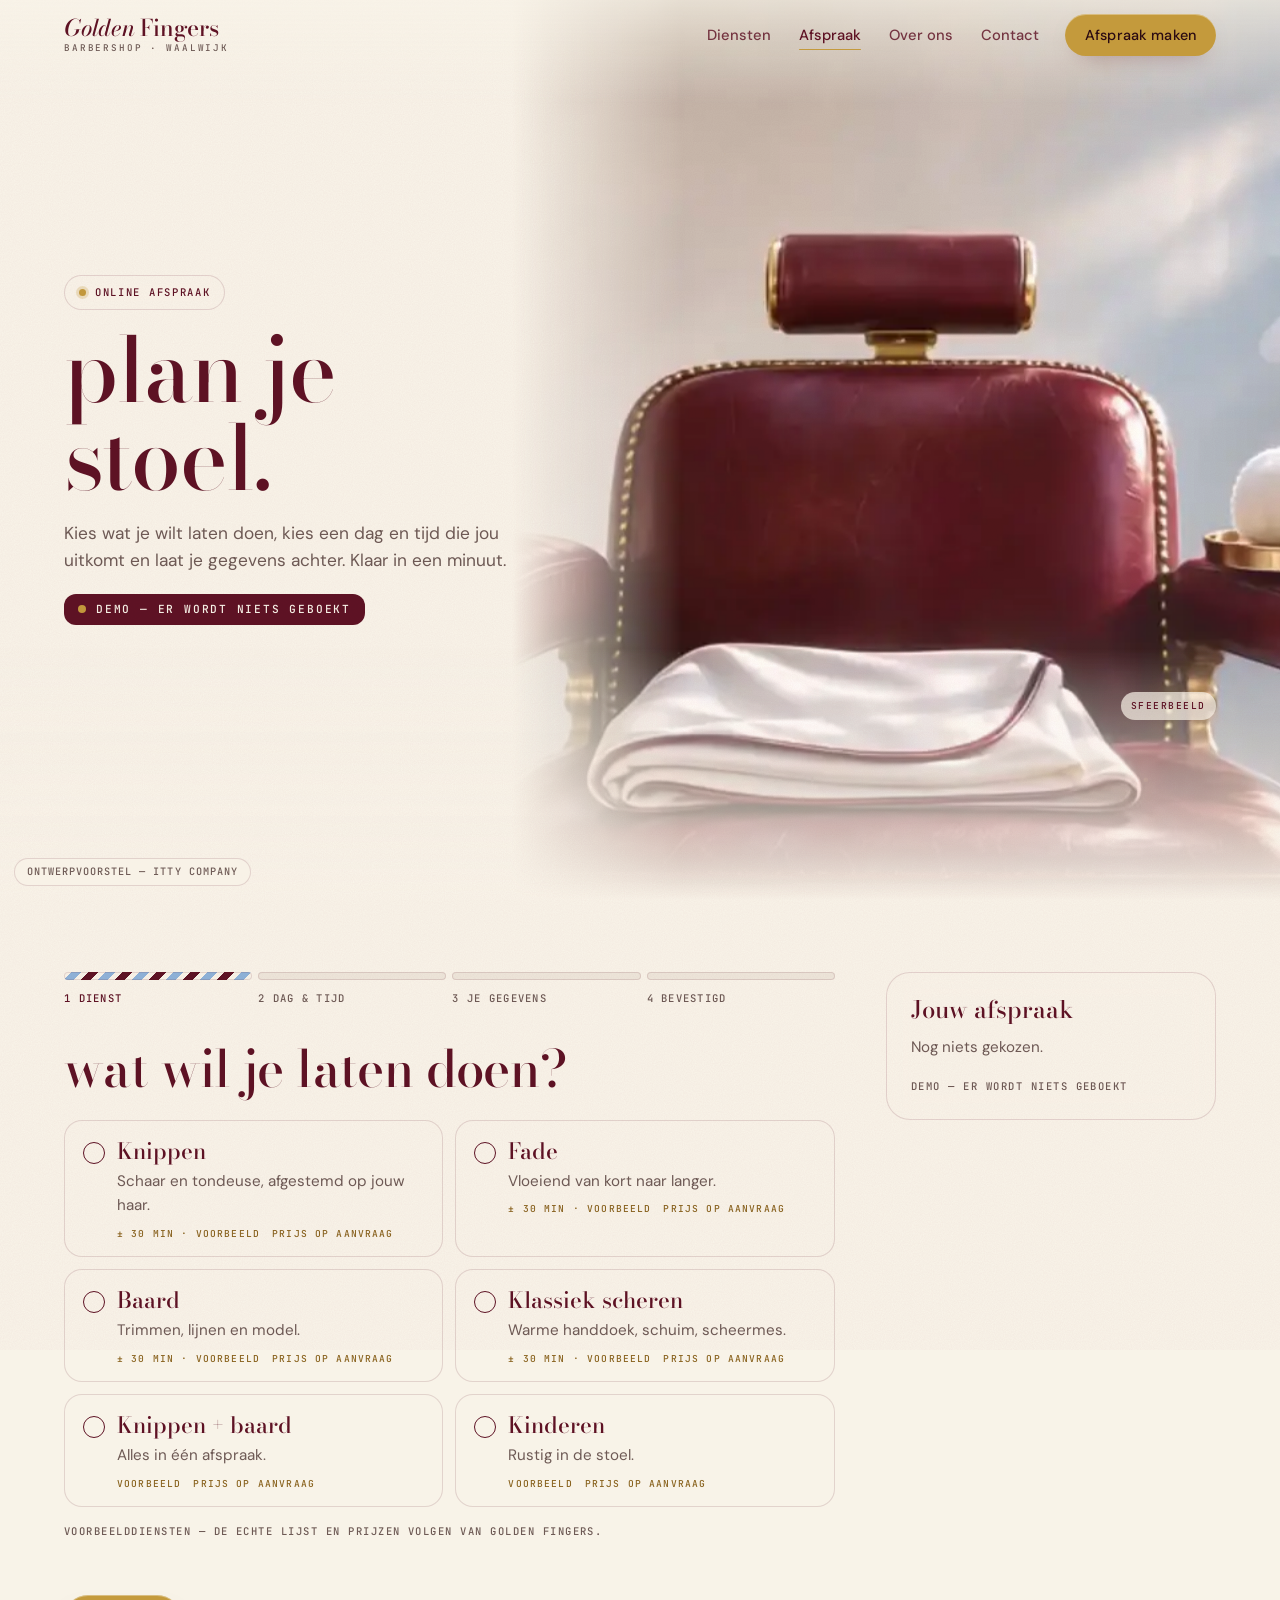
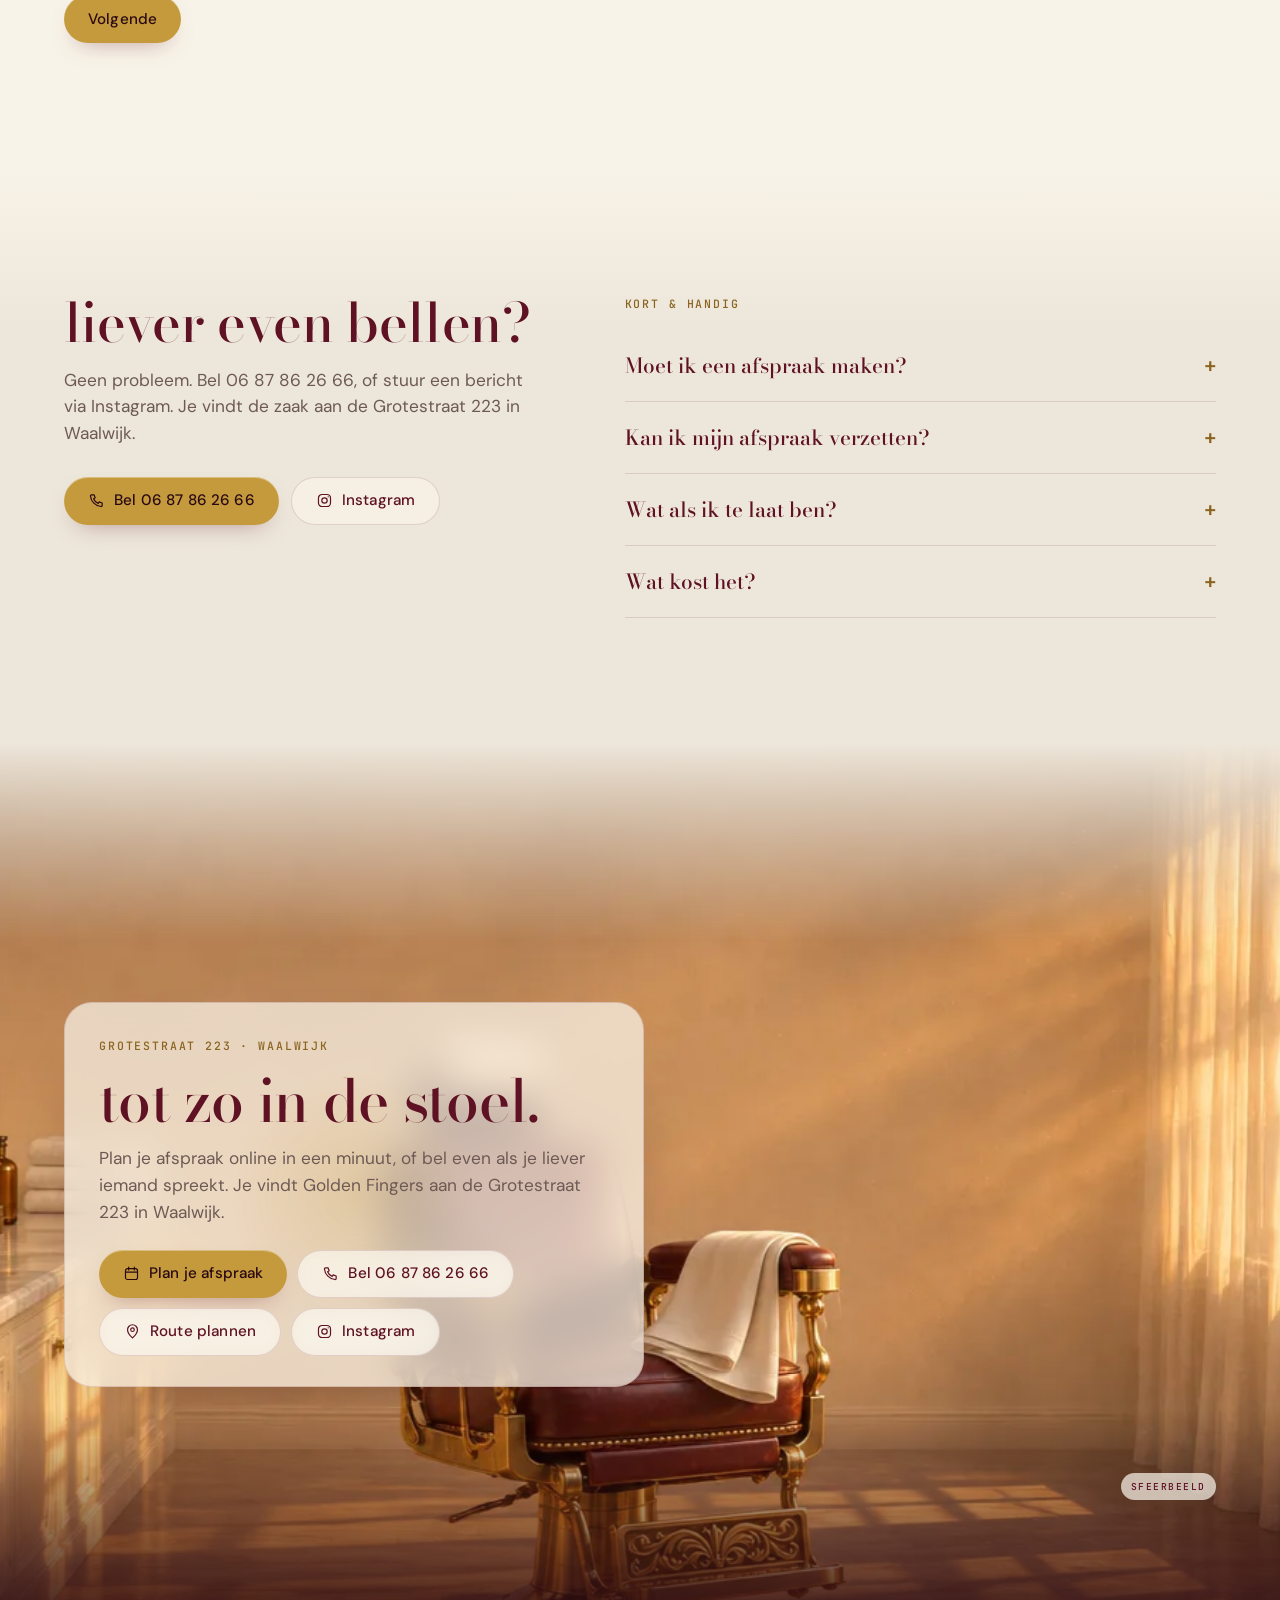
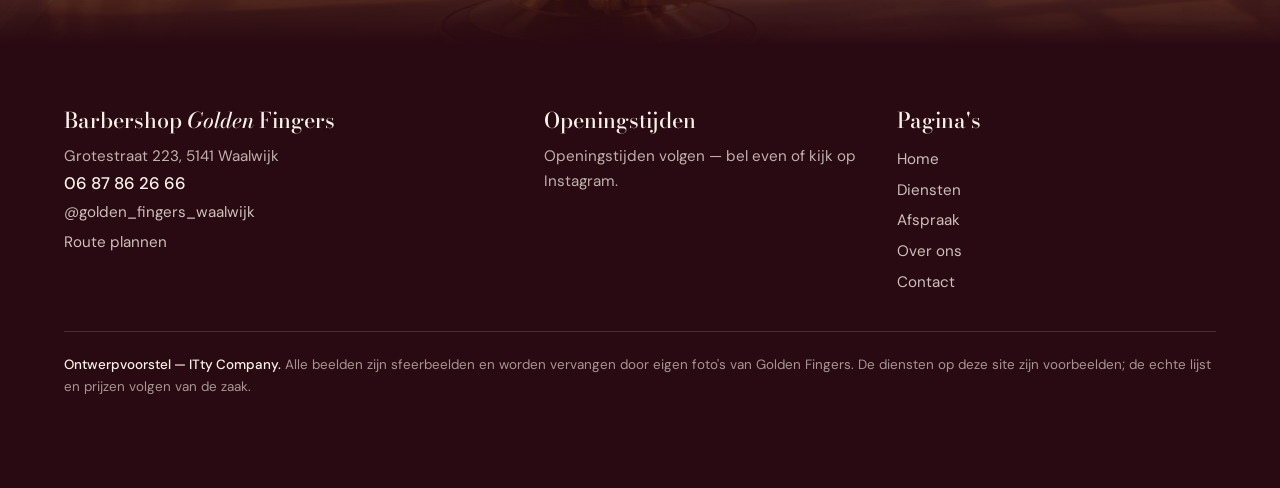
<file: afspraak.html>
<!DOCTYPE html>
<html lang="nl">
<head>
<meta charset="utf-8">
<meta name="viewport" content="width=device-width, initial-scale=1, viewport-fit=cover">
<title>Afspraak maken — Barbershop Golden Fingers, Waalwijk</title>
<meta name="description" content="Plan je afspraak bij Barbershop Golden Fingers, Grotestraat 223 Waalwijk: kies een dienst, een dag en een tijd. Of bel 06 87 86 26 66.">
<meta name="theme-color" content="#F8F3E8">
<meta property="og:title" content="Afspraak maken — Barbershop Golden Fingers, Waalwijk">
<meta property="og:description" content="Plan je afspraak bij Barbershop Golden Fingers, Grotestraat 223 Waalwijk: kies een dienst, een dag en een tijd. Of bel 06 87 86 26 66.">
<meta property="og:image" content="assets/img/a1.webp">
<meta name="robots" content="noindex">
<link rel="icon" href="data:image/svg+xml,%3Csvg xmlns='http://www.w3.org/2000/svg' viewBox='0 0 32 32'%3E%3Crect width='32' height='32' rx='9' fill='%235E1224'/%3E%3Ccircle cx='10' cy='11' r='3.4' fill='none' stroke='%23C49A3C' stroke-width='2'/%3E%3Ccircle cx='10' cy='21' r='3.4' fill='none' stroke='%23C49A3C' stroke-width='2'/%3E%3Cpath d='M13 12.6 25 21M13 19.4 25 11' stroke='%23F8F3E8' stroke-width='2' stroke-linecap='round'/%3E%3C/svg%3E">
<script>document.documentElement.classList.add('js');try{var d=JSON.parse(sessionStorage.getItem('paal')||'null');if(d){sessionStorage.removeItem('paal');var c=document.documentElement.classList;c.add('pl-closed','pl-noanim');if(d.b)c.add('pl-back');window.__pl=d.l;setTimeout(function(){c.remove('pl-closed')},2200)}}catch(e){}</script>
<link rel="preconnect" href="https://fonts.googleapis.com">
<link rel="preconnect" href="https://fonts.gstatic.com" crossorigin>
<link href="https://fonts.googleapis.com/css2?family=Bodoni+Moda:ital,opsz,wght@0,6..96,500;1,6..96,500&amp;family=DM+Sans:wght@400;500&amp;family=JetBrains+Mono:wght@500&amp;display=swap" rel="stylesheet">
<link rel="stylesheet" href="assets/style.css">
</head>
<body>
<a class="skip" href="#inhoud">Naar inhoud</a>
<header class="hd">
  <a class="logo" href="index.html" aria-label="Barbershop Golden Fingers — home"><span><em>Golden</em> Fingers</span><small>Barbershop · Waalwijk</small></a>
  <nav class="nav" id="menu" aria-label="Hoofdmenu"><a href="diensten.html">Diensten</a><a href="afspraak.html" aria-current="page">Afspraak</a><a href="over-ons.html">Over ons</a><a href="contact.html">Contact</a>
    <div class="mnav"><a class="btn" href="afspraak.html"><svg viewBox="0 0 24 24" fill="none" stroke="currentColor" stroke-width="1.7" stroke-linecap="round" aria-hidden="true"><rect x="3.5" y="5" width="17" height="15.5" rx="3"/><path d="M3.5 10h17M8 3v4M16 3v4"/></svg>Afspraak maken</a><a class="btn ghost" href="tel:+31687862666"><svg viewBox="0 0 24 24" fill="none" stroke="currentColor" stroke-width="1.7" stroke-linecap="round" stroke-linejoin="round" aria-hidden="true"><path d="M5 4h3.5l1.6 4.2-2.2 1.4a11 11 0 0 0 6.5 6.5l1.4-2.2L20 15.5V19a1.5 1.5 0 0 1-1.6 1.5C10.6 20 4 13.4 3.5 5.6A1.5 1.5 0 0 1 5 4z"/></svg>Bel 06 87 86 26 66</a><a class="btn ghost" href="https://www.instagram.com/golden_fingers_waalwijk/" target="_blank" rel="noopener"><svg viewBox="0 0 24 24" fill="none" stroke="currentColor" stroke-width="1.7" aria-hidden="true"><rect x="3.5" y="3.5" width="17" height="17" rx="5"/><circle cx="12" cy="12" r="3.8"/><circle cx="17.2" cy="6.8" r=".9" fill="currentColor" stroke="none"/></svg>Instagram</a><p>Grotestraat 223, Waalwijk</p></div>
  </nav>
  <a class="btn pill" href="afspraak.html">Afspraak maken</a>
  <button class="burger" type="button" aria-label="Menu" aria-expanded="false" aria-controls="menu"><span></span><span></span><span></span></button>
</header>
<main id="inhoud">
<section class="phero split" style="--to:var(--foam)" aria-label="Online afspraak">
  <div class="bg"><div class="kbw" data-kb><picture><source media="(max-width:760px)" srcset="assets/img/a1-m.webp"><img src="assets/img/loop-afspraak-0.webp" alt="Bordeauxrode kappersstoel met een opgevouwen cape en een dampende handdoek" fetchpriority="high"></picture><video data-auto data-src="assets/loop-afspraak.mp4" poster="assets/img/loop-afspraak-0.webp" muted playsinline loop preload="none" aria-hidden="true" class="dv"></video></div></div>
  <canvas class="dust" data-k="cool" aria-hidden="true"></canvas>
  <span class="cap mono">Sfeerbeeld</span>
  <div class="wrap"><div class="box">
    <span class="chip">Online afspraak</span>
    <h1 class="words" style="margin-top:16px">plan je stoel.</h1>
    <p class="lead rv">Kies wat je wilt laten doen, kies een dag en tijd die jou uitkomt en laat je gegevens achter. Klaar in een minuut.</p>
    <span class="demo-plate rv">Demo — er wordt niets geboekt</span>
  </div></div>
</section>

<section class="bg-foam" id="boeken" style="padding-top:clamp(40px,8vh,80px)">
  <div class="wrap book" id="wizard">
    <div>
      <ol class="wbar" aria-label="Stappen">
        <li class="cur"><button type="button" disabled>1 Dienst</button></li><li><button type="button" disabled>2 Dag &amp; tijd</button></li><li><button type="button" disabled>3 Je gegevens</button></li><li><button type="button" disabled>4 Bevestigd</button></li>
      </ol>
      <noscript><p class="honest">Zonder JavaScript werkt de demo-afspraak niet. Bel 06 87 86 26 66 of kijk op Instagram.</p></noscript>
      <div class="wstep" data-s="1">
        <h2>wat wil je laten doen?</h2>
        <fieldset style="border:0"><legend class="sr">Kies een dienst</legend><div class="opts"><label class="opt"><input type="radio" name="dienst" value="knippen" data-n="Knippen"><b>Knippen</b><span>Schaar en tondeuse, afgestemd op jouw haar.</span><small><em style='font-style:normal'>± 30 min · voorbeeld</em><em style="font-style:normal">prijs op aanvraag</em></small></label><label class="opt"><input type="radio" name="dienst" value="fade" data-n="Fade"><b>Fade</b><span>Vloeiend van kort naar langer.</span><small><em style='font-style:normal'>± 30 min · voorbeeld</em><em style="font-style:normal">prijs op aanvraag</em></small></label><label class="opt"><input type="radio" name="dienst" value="baard" data-n="Baard"><b>Baard</b><span>Trimmen, lijnen en model.</span><small><em style='font-style:normal'>± 30 min · voorbeeld</em><em style="font-style:normal">prijs op aanvraag</em></small></label><label class="opt"><input type="radio" name="dienst" value="scheren" data-n="Klassiek scheren"><b>Klassiek scheren</b><span>Warme handdoek, schuim, scheermes.</span><small><em style='font-style:normal'>± 30 min · voorbeeld</em><em style="font-style:normal">prijs op aanvraag</em></small></label><label class="opt"><input type="radio" name="dienst" value="combi" data-n="Knippen + baard"><b>Knippen + baard</b><span>Alles in één afspraak.</span><small><em style='font-style:normal'>voorbeeld</em><em style="font-style:normal">prijs op aanvraag</em></small></label><label class="opt"><input type="radio" name="dienst" value="kids" data-n="Kinderen"><b>Kinderen</b><span>Rustig in de stoel.</span><small><em style='font-style:normal'>voorbeeld</em><em style="font-style:normal">prijs op aanvraag</em></small></label></div></fieldset>
        <p class="note">Voorbeelddiensten — de echte lijst en prijzen volgen van Golden Fingers.</p>
        <span class="err" id="e1" role="alert"></span>
        <div class="wnav"><button class="btn" type="button" id="n1">Volgende</button></div>
      </div>
      <div class="wstep" data-s="2" hidden>
        <h2>wanneer komt het je uit?</h2>
        <span class="lbl" id="l-dag">Kies een dag</span>
        <div class="days" id="days" role="group" aria-labelledby="l-dag"></div>
        <span class="lbl" id="l-tijd">Kies een tijd</span>
        <div class="slots" id="slots" role="group" aria-labelledby="l-tijd"></div>
        <p class="note">Voorbeeldtijden. De echte agenda en openingstijden volgen van Golden Fingers.</p>
        <span class="err" id="e2" role="alert"></span>
        <div class="wnav"><button class="btn ghost" type="button" id="b2">Terug</button><button class="btn" type="button" id="n2">Volgende</button></div>
      </div>
      <div class="wstep" data-s="3" hidden>
        <h2>op welke naam?</h2>
        <form id="gegevens" novalidate>
          <div class="fields">
            <label class="fld">Naam*<input name="naam" autocomplete="name" placeholder="Voor- en achternaam" required><span class="ferr" aria-live="polite"></span></label>
            <label class="fld">Telefoon*<input name="tel" type="tel" autocomplete="tel" inputmode="tel" placeholder="06 12 34 56 78" required><span class="ferr" aria-live="polite"></span></label>
            <label class="fld full">E-mail (optioneel)<input name="mail" type="email" autocomplete="email" placeholder="naam@voorbeeld.nl"></label>
            <label class="fld full">Opmerking (optioneel)<textarea name="opm" placeholder="bijv. fade opzij, bovenop lang laten"></textarea></label>
            <label class="check full"><input type="checkbox" name="rem"> Stuur me een herinnering (demo)</label>
          </div>
          <p class="priv">We gebruiken je gegevens alleen voor je afspraak. (In deze demo wordt niets verstuurd of opgeslagen.)</p>
          <div class="wnav"><button class="btn ghost" type="button" id="b3">Terug</button><button class="btn" type="submit">Afspraak bevestigen</button></div>
        </form>
      </div>
      <div class="wstep" data-s="4" hidden>
        <h2>tot dan.</h2>
        <div class="receipt">
          <dl><dt>Dienst</dt><dd id="r-dienst"></dd><dt>Dag</dt><dd id="r-dag"></dd><dt>Tijd</dt><dd id="r-tijd"></dd><dt>Naam</dt><dd id="r-naam"></dd><dt>Waar</dt><dd>Grotestraat 223, Waalwijk</dd></dl>
                  </div>
        <p class="honestbox"><strong>Ontwerpvoorstel.</strong> Er is niets geboekt en niets verstuurd. Zo gaat het straks werken als Golden Fingers online afspraken aanneemt. Wil je nu echt een afspraak? Bel 06 87 86 26 66.</p>
        <p class="note">Golden Fingers staat al op Fresha — in de echte site koppelen we deze agenda daaraan.</p>
        <div class="row"><button class="btn" type="button" id="ics"><svg viewBox="0 0 24 24" fill="none" stroke="currentColor" stroke-width="1.7" stroke-linecap="round" aria-hidden="true"><rect x="3.5" y="5" width="17" height="15.5" rx="3"/><path d="M3.5 10h17M8 3v4M16 3v4"/></svg>Zet in agenda (.ics)</button><a class="btn ghost" href="tel:+31687862666"><svg viewBox="0 0 24 24" fill="none" stroke="currentColor" stroke-width="1.7" stroke-linecap="round" stroke-linejoin="round" aria-hidden="true"><path d="M5 4h3.5l1.6 4.2-2.2 1.4a11 11 0 0 0 6.5 6.5l1.4-2.2L20 15.5V19a1.5 1.5 0 0 1-1.6 1.5C10.6 20 4 13.4 3.5 5.6A1.5 1.5 0 0 1 5 4z"/></svg>Bel 06 87 86 26 66</a><span class="wa-wrap"><a class="btn ghost" href="https://wa.me/31687862666" target="_blank" rel="noopener"><svg viewBox="0 0 24 24" fill="none" stroke="currentColor" stroke-width="1.7" stroke-linejoin="round" aria-hidden="true"><path d="M4 19.5l1.3-3.8A8 8 0 1 1 8.6 19z"/></svg>WhatsApp</a><span class="wa-note">nog te bevestigen</span></span><button class="btn ghost" type="button" id="nieuw">Nieuwe afspraak</button></div>
      </div>
    </div>
    <aside class="aside" id="aside" aria-live="polite">
      <h3>Jouw afspraak</h3>
      <p class="empty">Nog niets gekozen.</p>
      <dl hidden><dt>Dienst</dt><dd id="s-dienst"></dd><dt>Dag</dt><dd id="s-dag"></dd><dt>Tijd</dt><dd id="s-tijd"></dd></dl>
      <p class="note">Demo — er wordt niets geboekt</p>
    </aside>
  </div>
</section>

<section class="bg-marble seam-top" style="--from:var(--foam)">
  <div class="wrap two">
    <div>
      <h2 class="words">liever even bellen?</h2>
      <p class="lead rv" style="margin-top:16px">Geen probleem. Bel 06 87 86 26 66, of stuur een bericht via Instagram. Je vindt de zaak aan de Grotestraat 223 in Waalwijk.</p>
      <div class="row rv"><a class="btn" href="tel:+31687862666"><svg viewBox="0 0 24 24" fill="none" stroke="currentColor" stroke-width="1.7" stroke-linecap="round" stroke-linejoin="round" aria-hidden="true"><path d="M5 4h3.5l1.6 4.2-2.2 1.4a11 11 0 0 0 6.5 6.5l1.4-2.2L20 15.5V19a1.5 1.5 0 0 1-1.6 1.5C10.6 20 4 13.4 3.5 5.6A1.5 1.5 0 0 1 5 4z"/></svg>Bel 06 87 86 26 66</a><a class="btn ghost" href="https://www.instagram.com/golden_fingers_waalwijk/" target="_blank" rel="noopener"><svg viewBox="0 0 24 24" fill="none" stroke="currentColor" stroke-width="1.7" aria-hidden="true"><rect x="3.5" y="3.5" width="17" height="17" rx="5"/><circle cx="12" cy="12" r="3.8"/><circle cx="17.2" cy="6.8" r=".9" fill="currentColor" stroke="none"/></svg>Instagram</a></div>
    </div>
    <div class="rv" style="--d:1"><span class="eyebrow">Kort &amp; handig</span><details><summary>Moet ik een afspraak maken?</summary><p>Met een afspraak weet je zeker dat de stoel klaarstaat. Of je ook zonder afspraak kunt binnenlopen, hoor je bij de zaak.</p></details><details><summary>Kan ik mijn afspraak verzetten?</summary><p>Bel even naar 06 87 86 26 66, dan zoek je samen een nieuw moment.</p></details><details><summary>Wat als ik te laat ben?</summary><p>Laat het even weten via de telefoon, dan wordt er gekeken wat er nog past.</p></details><details><summary>Wat kost het?</summary><p>De prijzen volgen van Golden Fingers. Vraag het gerust even.</p></details></div>
  </div>
</section>
<section class="finale left k8" style="--from:var(--marble)" aria-label="Tot zo">
  <div class="bg"><div class="kbw" data-kb><picture><source media="(max-width:760px)" srcset="assets/img/k8-m.webp"><img src="assets/img/k8.webp" alt="" loading="lazy"></picture></div></div>
  <canvas class="dust" data-k="warm" aria-hidden="true"></canvas>
  <span class="cap mono">Sfeerbeeld</span>
  <div class="wrap"><div class="box glow-follow">
    <span class="eyebrow">Grotestraat 223 · Waalwijk</span>
    <h2 class="words">tot zo in de stoel.</h2>
    <p class="lead rv">Plan je afspraak online in een minuut, of bel even als je liever iemand spreekt. Je vindt Golden Fingers aan de Grotestraat 223 in Waalwijk.</p>
    <div class="row rv" style="--d:1"><a class="btn" href="afspraak.html"><svg viewBox="0 0 24 24" fill="none" stroke="currentColor" stroke-width="1.7" stroke-linecap="round" aria-hidden="true"><rect x="3.5" y="5" width="17" height="15.5" rx="3"/><path d="M3.5 10h17M8 3v4M16 3v4"/></svg>Plan je afspraak</a><a class="btn ghost" href="tel:+31687862666"><svg viewBox="0 0 24 24" fill="none" stroke="currentColor" stroke-width="1.7" stroke-linecap="round" stroke-linejoin="round" aria-hidden="true"><path d="M5 4h3.5l1.6 4.2-2.2 1.4a11 11 0 0 0 6.5 6.5l1.4-2.2L20 15.5V19a1.5 1.5 0 0 1-1.6 1.5C10.6 20 4 13.4 3.5 5.6A1.5 1.5 0 0 1 5 4z"/></svg>Bel 06 87 86 26 66</a><a class="btn ghost" href="https://www.google.com/maps/search/?api=1&amp;query=Grotestraat+223+5141+Waalwijk" target="_blank" rel="noopener"><svg viewBox="0 0 24 24" fill="none" stroke="currentColor" stroke-width="1.7" aria-hidden="true"><path d="M12 21s-7-6.2-7-11.5A7 7 0 0 1 19 9.5C19 14.8 12 21 12 21z"/><circle cx="12" cy="9.5" r="2.5"/></svg>Route plannen</a><a class="btn ghost" href="https://www.instagram.com/golden_fingers_waalwijk/" target="_blank" rel="noopener"><svg viewBox="0 0 24 24" fill="none" stroke="currentColor" stroke-width="1.7" aria-hidden="true"><rect x="3.5" y="3.5" width="17" height="17" rx="5"/><circle cx="12" cy="12" r="3.8"/><circle cx="17.2" cy="6.8" r=".9" fill="currentColor" stroke="none"/></svg>Instagram</a></div>
  </div></div>
</section>
</main>
<footer>
  <div class="wrap">
    <div><b>Barbershop <em>Golden</em> Fingers</b>Grotestraat 223, 5141 Waalwijk<a class="tel" href="tel:+31687862666">06 87 86 26 66</a><a href="https://www.instagram.com/golden_fingers_waalwijk/" target="_blank" rel="noopener">@golden_fingers_waalwijk</a><a href="https://www.google.com/maps/search/?api=1&amp;query=Grotestraat+223+5141+Waalwijk" target="_blank" rel="noopener">Route plannen</a></div>
    <div><b>Openingstijden</b>Openingstijden volgen — bel even of kijk op Instagram.</div>
    <div><b>Pagina's</b><a href="index.html">Home</a><a href="diensten.html">Diensten</a><a href="afspraak.html">Afspraak</a><a href="over-ons.html">Over ons</a><a href="contact.html">Contact</a></div>
    <p class="demo"><strong>Ontwerpvoorstel — ITty Company.</strong> Alle beelden zijn sfeerbeelden en worden vervangen door eigen foto's van Golden Fingers. De diensten op deze site zijn voorbeelden; de echte lijst en prijzen volgen van de zaak.</p>
  </div>
</footer>
<div class="ctabar"><a class="btn" href="afspraak.html"><svg viewBox="0 0 24 24" fill="none" stroke="currentColor" stroke-width="1.7" stroke-linecap="round" aria-hidden="true"><rect x="3.5" y="5" width="17" height="15.5" rx="3"/><path d="M3.5 10h17M8 3v4M16 3v4"/></svg>Afspraak</a><a class="btn ghost" href="tel:+31687862666"><svg viewBox="0 0 24 24" fill="none" stroke="currentColor" stroke-width="1.7" stroke-linecap="round" stroke-linejoin="round" aria-hidden="true"><path d="M5 4h3.5l1.6 4.2-2.2 1.4a11 11 0 0 0 6.5 6.5l1.4-2.2L20 15.5V19a1.5 1.5 0 0 1-1.6 1.5C10.6 20 4 13.4 3.5 5.6A1.5 1.5 0 0 1 5 4z"/></svg>Bel</a></div>
<div class="grain" aria-hidden="true"></div>
<div class="demo-pill">Ontwerpvoorstel — ITty Company</div>
<div id="paal" aria-hidden="true"><div class="strips"><i style="--k:0"></i><i style="--k:1"></i><i style="--k:2"></i><i style="--k:3"></i><i style="--k:4"></i><i style="--k:5"></i><i style="--k:6"></i><i style="--k:7"></i><i style="--k:8"></i><i style="--k:9"></i><i style="--k:10"></i><i style="--k:11"></i></div><div class="lbl"></div></div>
<script src="assets/vendor/lenis.min.js"></script>
<script src="assets/site.js"></script>
<script src="assets/booking.js"></script>
</body>
</html>
</file>
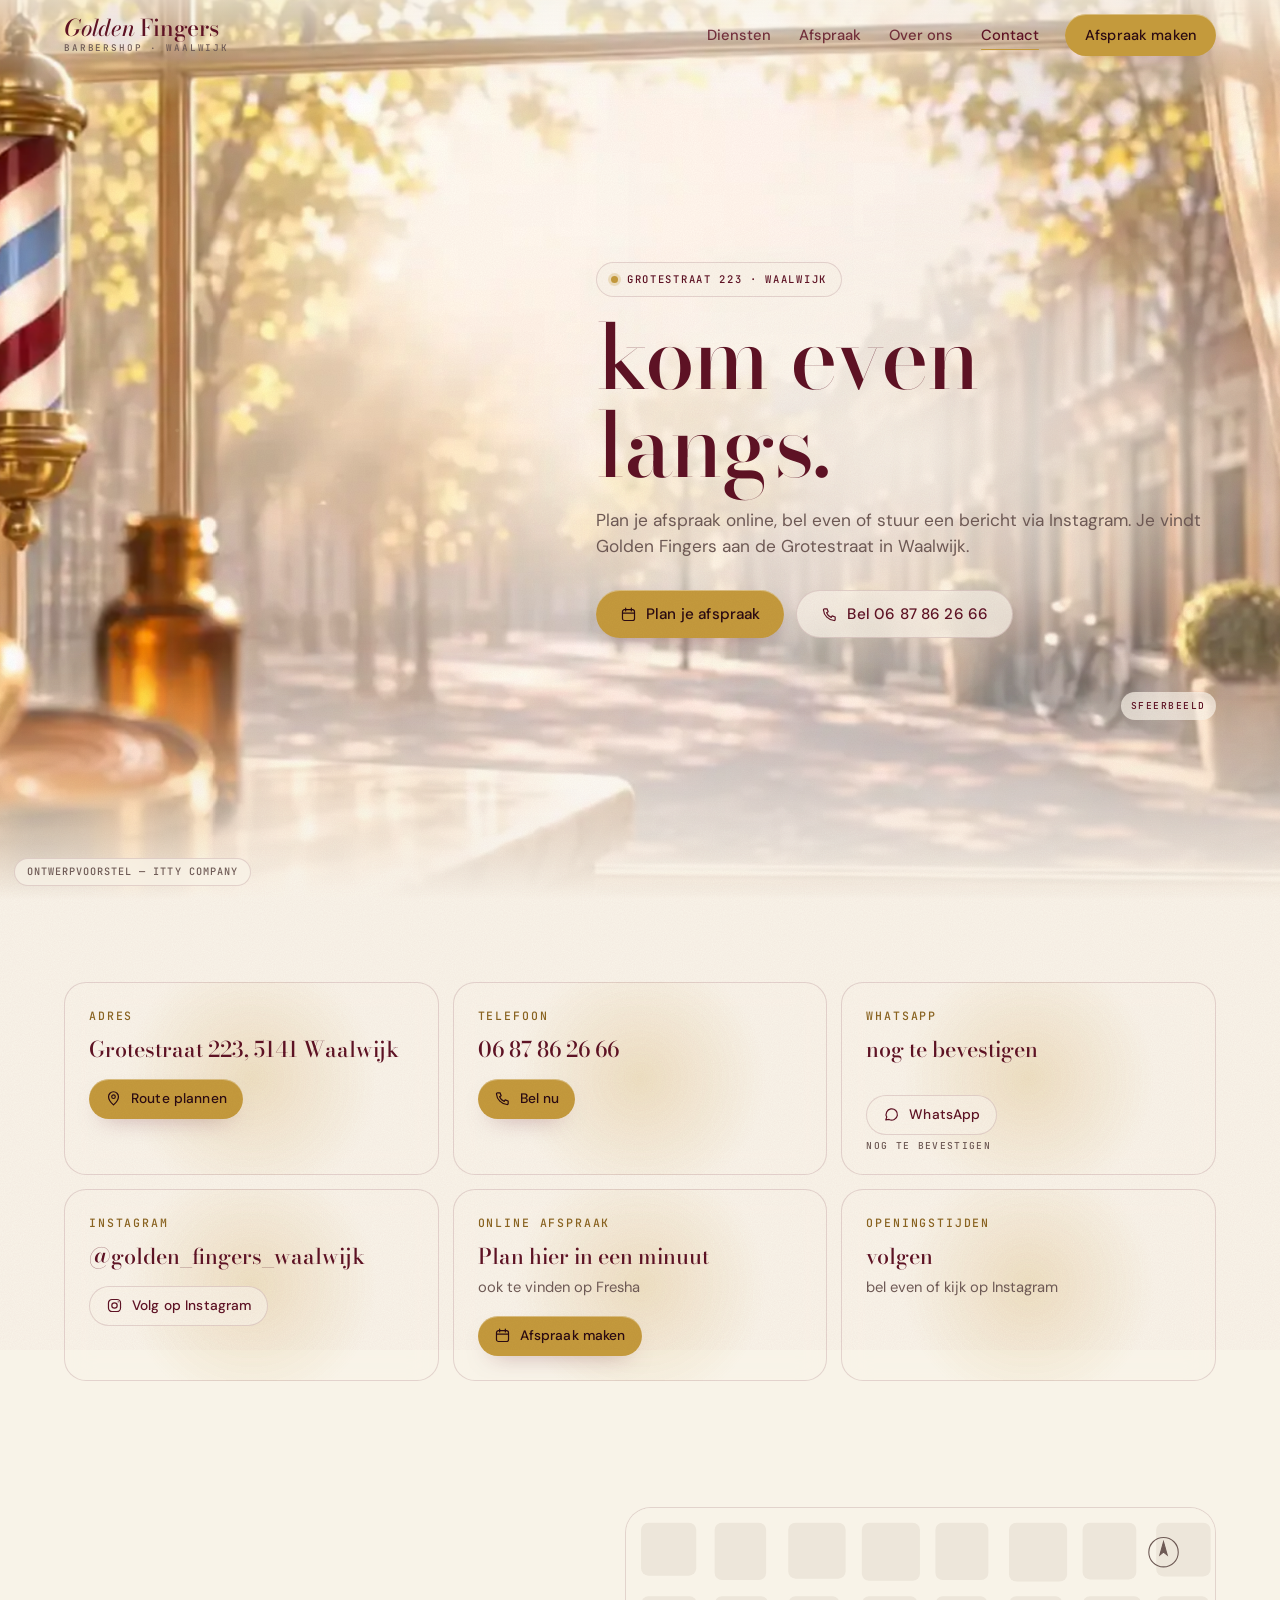
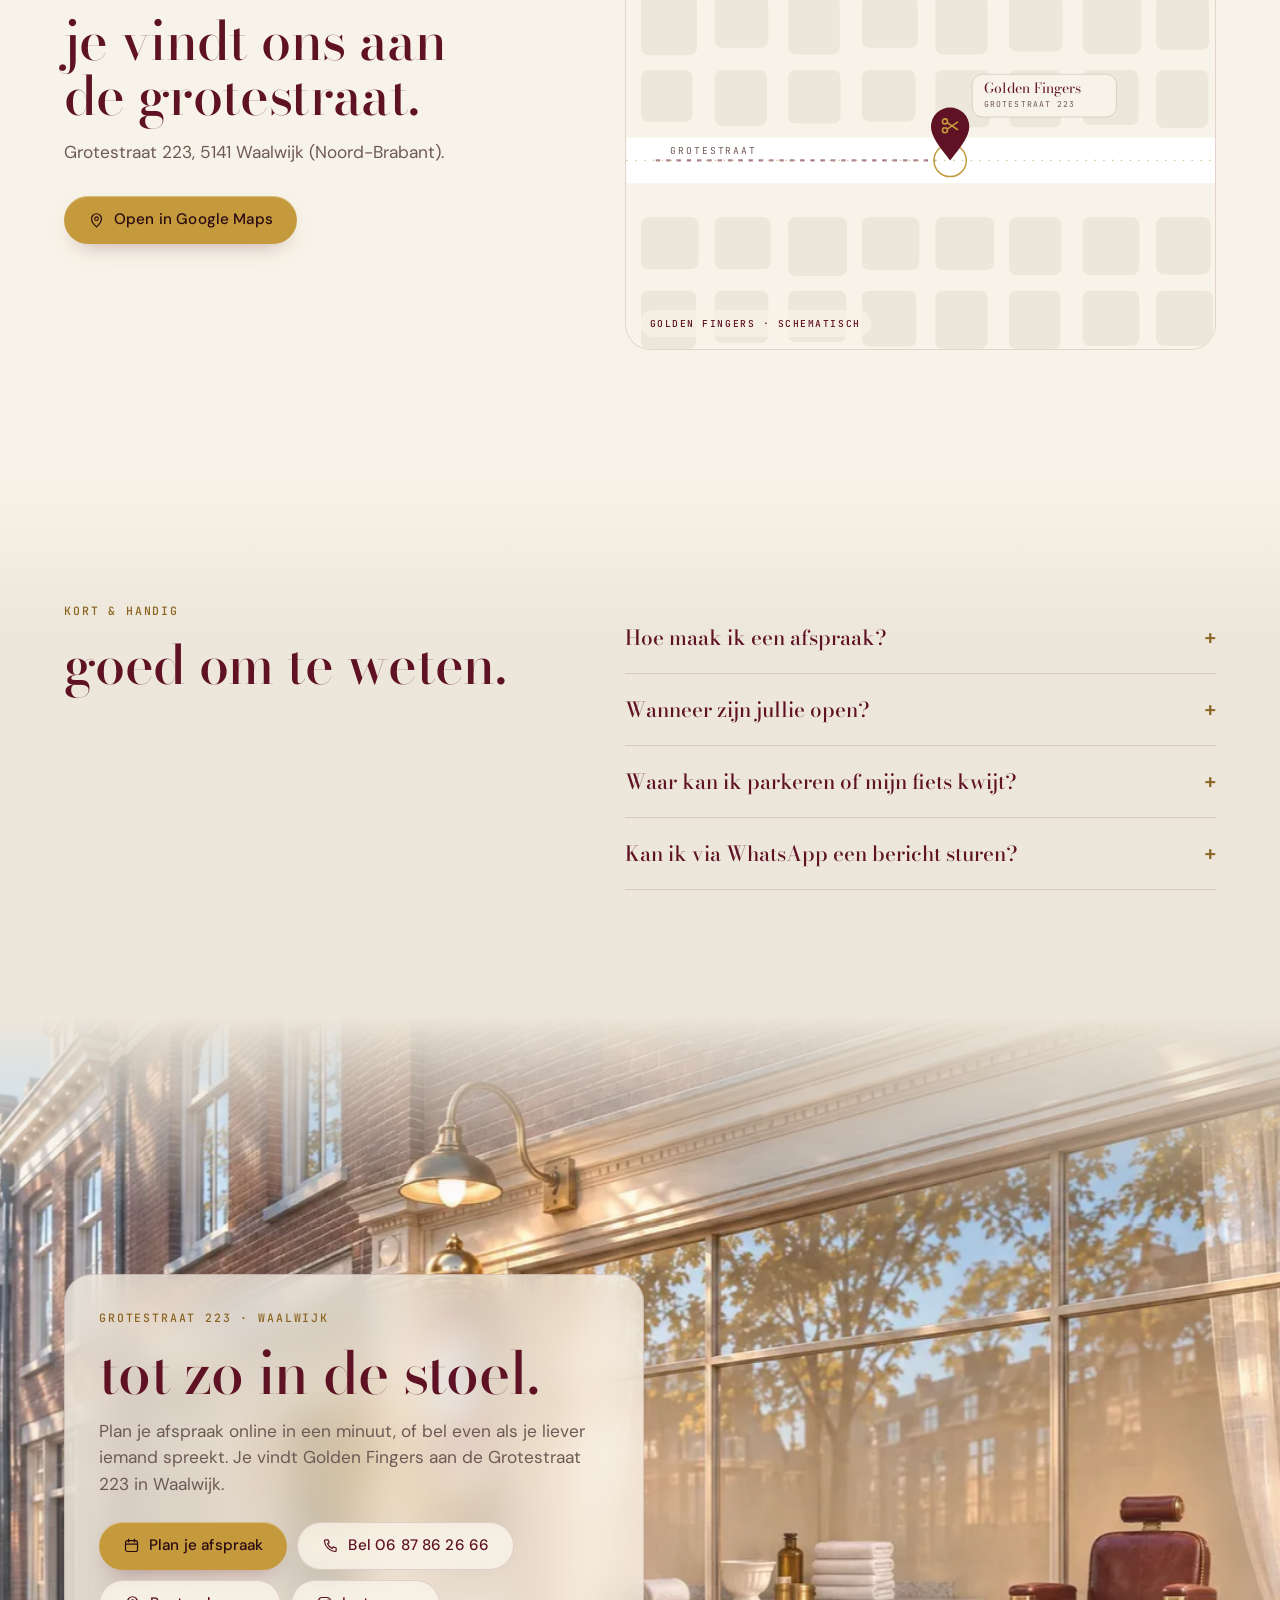
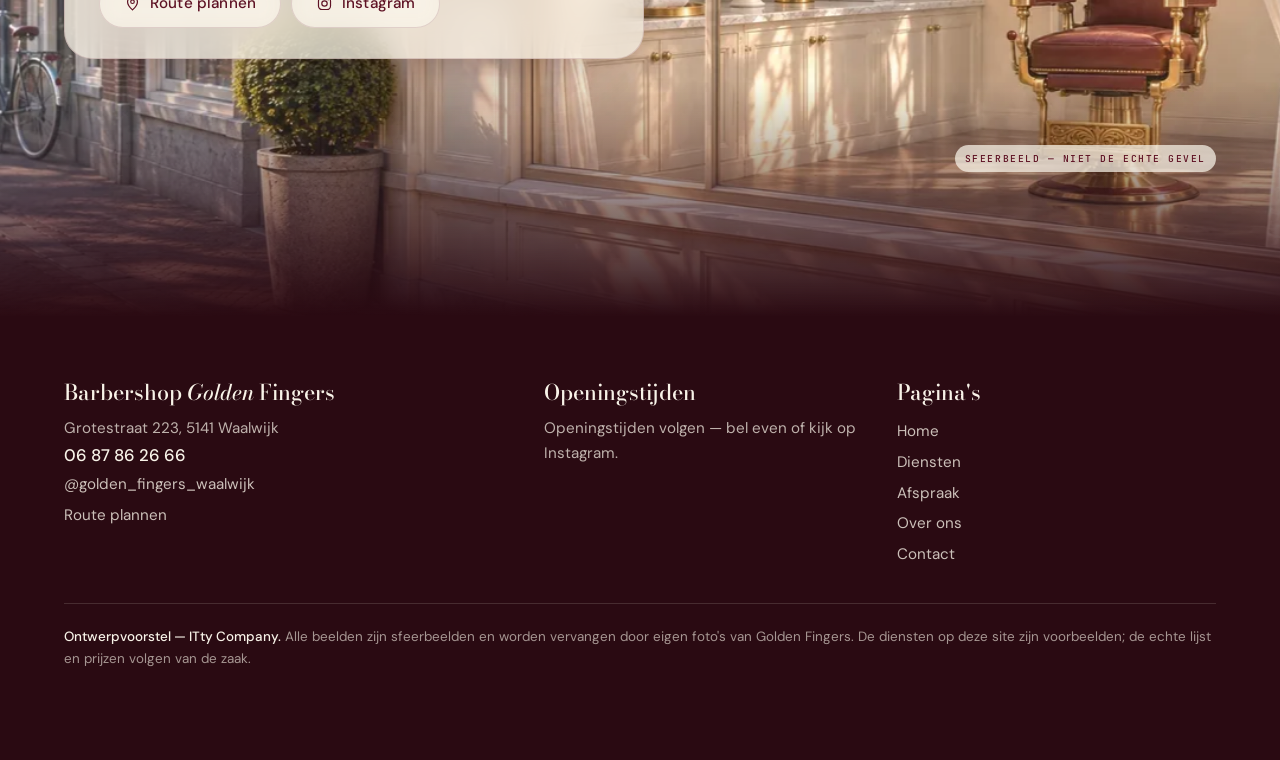
<file: contact.html>
<!DOCTYPE html>
<html lang="nl">
<head>
<meta charset="utf-8">
<meta name="viewport" content="width=device-width, initial-scale=1, viewport-fit=cover">
<title>Contact &amp; route — Barbershop Golden Fingers, Grotestraat 223 Waalwijk</title>
<meta name="description" content="Barbershop Golden Fingers, Grotestraat 223, 5141 Waalwijk. Bel 06 87 86 26 66, plan online of volg @golden_fingers_waalwijk op Instagram.">
<meta name="theme-color" content="#F8F3E8">
<meta property="og:title" content="Contact &amp; route — Barbershop Golden Fingers, Grotestraat 223 Waalwijk">
<meta property="og:description" content="Barbershop Golden Fingers, Grotestraat 223, 5141 Waalwijk. Bel 06 87 86 26 66, plan online of volg @golden_fingers_waalwijk op Instagram.">
<meta property="og:image" content="assets/img/c1.webp">
<meta name="robots" content="noindex">
<link rel="icon" href="data:image/svg+xml,%3Csvg xmlns='http://www.w3.org/2000/svg' viewBox='0 0 32 32'%3E%3Crect width='32' height='32' rx='9' fill='%235E1224'/%3E%3Ccircle cx='10' cy='11' r='3.4' fill='none' stroke='%23C49A3C' stroke-width='2'/%3E%3Ccircle cx='10' cy='21' r='3.4' fill='none' stroke='%23C49A3C' stroke-width='2'/%3E%3Cpath d='M13 12.6 25 21M13 19.4 25 11' stroke='%23F8F3E8' stroke-width='2' stroke-linecap='round'/%3E%3C/svg%3E">
<script>document.documentElement.classList.add('js');try{var d=JSON.parse(sessionStorage.getItem('paal')||'null');if(d){sessionStorage.removeItem('paal');var c=document.documentElement.classList;c.add('pl-closed','pl-noanim');if(d.b)c.add('pl-back');window.__pl=d.l;setTimeout(function(){c.remove('pl-closed')},2200)}}catch(e){}</script>
<link rel="preconnect" href="https://fonts.googleapis.com">
<link rel="preconnect" href="https://fonts.gstatic.com" crossorigin>
<link href="https://fonts.googleapis.com/css2?family=Bodoni+Moda:ital,opsz,wght@0,6..96,500;1,6..96,500&amp;family=DM+Sans:wght@400;500&amp;family=JetBrains+Mono:wght@500&amp;display=swap" rel="stylesheet">
<link rel="stylesheet" href="assets/style.css">
</head>
<body>
<a class="skip" href="#inhoud">Naar inhoud</a>
<header class="hd">
  <a class="logo" href="index.html" aria-label="Barbershop Golden Fingers — home"><span><em>Golden</em> Fingers</span><small>Barbershop · Waalwijk</small></a>
  <nav class="nav" id="menu" aria-label="Hoofdmenu"><a href="diensten.html">Diensten</a><a href="afspraak.html">Afspraak</a><a href="over-ons.html">Over ons</a><a href="contact.html" aria-current="page">Contact</a>
    <div class="mnav"><a class="btn" href="afspraak.html"><svg viewBox="0 0 24 24" fill="none" stroke="currentColor" stroke-width="1.7" stroke-linecap="round" aria-hidden="true"><rect x="3.5" y="5" width="17" height="15.5" rx="3"/><path d="M3.5 10h17M8 3v4M16 3v4"/></svg>Afspraak maken</a><a class="btn ghost" href="tel:+31687862666"><svg viewBox="0 0 24 24" fill="none" stroke="currentColor" stroke-width="1.7" stroke-linecap="round" stroke-linejoin="round" aria-hidden="true"><path d="M5 4h3.5l1.6 4.2-2.2 1.4a11 11 0 0 0 6.5 6.5l1.4-2.2L20 15.5V19a1.5 1.5 0 0 1-1.6 1.5C10.6 20 4 13.4 3.5 5.6A1.5 1.5 0 0 1 5 4z"/></svg>Bel 06 87 86 26 66</a><a class="btn ghost" href="https://www.instagram.com/golden_fingers_waalwijk/" target="_blank" rel="noopener"><svg viewBox="0 0 24 24" fill="none" stroke="currentColor" stroke-width="1.7" aria-hidden="true"><rect x="3.5" y="3.5" width="17" height="17" rx="5"/><circle cx="12" cy="12" r="3.8"/><circle cx="17.2" cy="6.8" r=".9" fill="currentColor" stroke="none"/></svg>Instagram</a><p>Grotestraat 223, Waalwijk</p></div>
  </nav>
  <a class="btn pill" href="afspraak.html">Afspraak maken</a>
  <button class="burger" type="button" aria-label="Menu" aria-expanded="false" aria-controls="menu"><span></span><span></span><span></span></button>
</header>
<main id="inhoud">
<section class="phero" style="--to:var(--foam)" aria-label="Contact">
  <div class="bg"><div class="kbw" data-kb><picture><source media="(max-width:760px)" srcset="assets/img/c1-m.webp"><img src="assets/img/loop-contact-0.webp" alt="Uitzicht vanuit de barbershop door het raam op een zonnige straat, met de barbierspaal" fetchpriority="high"></picture><video data-auto data-src="assets/loop-contact.mp4" poster="assets/img/loop-contact-0.webp" muted playsinline loop preload="none" aria-hidden="true" class="dv"></video></div></div>
  <canvas class="dust" data-k="warm" aria-hidden="true"></canvas>
  <span class="cap mono">Sfeerbeeld</span>
  <div class="wrap"><div class="box" style="margin-left:auto">
    <span class="chip">Grotestraat 223 · Waalwijk</span>
    <h1 class="words" style="margin-top:16px">kom even langs.</h1>
    <p class="lead rv">Plan je afspraak online, bel even of stuur een bericht via Instagram. Je vindt Golden Fingers aan de Grotestraat in Waalwijk.</p>
    <div class="row rv"><a class="btn" href="afspraak.html"><svg viewBox="0 0 24 24" fill="none" stroke="currentColor" stroke-width="1.7" stroke-linecap="round" aria-hidden="true"><rect x="3.5" y="5" width="17" height="15.5" rx="3"/><path d="M3.5 10h17M8 3v4M16 3v4"/></svg>Plan je afspraak</a><a class="btn ghost" href="tel:+31687862666"><svg viewBox="0 0 24 24" fill="none" stroke="currentColor" stroke-width="1.7" stroke-linecap="round" stroke-linejoin="round" aria-hidden="true"><path d="M5 4h3.5l1.6 4.2-2.2 1.4a11 11 0 0 0 6.5 6.5l1.4-2.2L20 15.5V19a1.5 1.5 0 0 1-1.6 1.5C10.6 20 4 13.4 3.5 5.6A1.5 1.5 0 0 1 5 4z"/></svg>Bel 06 87 86 26 66</a></div>
  </div></div>
</section>

<section class="bg-foam" style="padding-top:clamp(40px,8vh,80px)">
  <div class="wrap">
    <div class="cards">
      <div class="gcard glow-follow rv"><span class="eyebrow">Adres</span><b>Grotestraat 223, 5141 Waalwijk</b><a class="btn sm" href="https://www.google.com/maps/search/?api=1&amp;query=Grotestraat+223+5141+Waalwijk" target="_blank" rel="noopener"><svg viewBox="0 0 24 24" fill="none" stroke="currentColor" stroke-width="1.7" aria-hidden="true"><path d="M12 21s-7-6.2-7-11.5A7 7 0 0 1 19 9.5C19 14.8 12 21 12 21z"/><circle cx="12" cy="9.5" r="2.5"/></svg>Route plannen</a></div>
      <div class="gcard glow-follow rv" style="--d:1"><span class="eyebrow">Telefoon</span><b>06 87 86 26 66</b><a class="btn sm" href="tel:+31687862666"><svg viewBox="0 0 24 24" fill="none" stroke="currentColor" stroke-width="1.7" stroke-linecap="round" stroke-linejoin="round" aria-hidden="true"><path d="M5 4h3.5l1.6 4.2-2.2 1.4a11 11 0 0 0 6.5 6.5l1.4-2.2L20 15.5V19a1.5 1.5 0 0 1-1.6 1.5C10.6 20 4 13.4 3.5 5.6A1.5 1.5 0 0 1 5 4z"/></svg>Bel nu</a></div>
      <div class="gcard glow-follow rv" style="--d:2"><span class="eyebrow">WhatsApp</span><b>nog te bevestigen</b><span class="wa-wrap"><a class="btn ghost sm" href="https://wa.me/31687862666" target="_blank" rel="noopener"><svg viewBox="0 0 24 24" fill="none" stroke="currentColor" stroke-width="1.7" stroke-linejoin="round" aria-hidden="true"><path d="M4 19.5l1.3-3.8A8 8 0 1 1 8.6 19z"/></svg>WhatsApp</a><span class="wa-note">nog te bevestigen</span></span></div>
      <div class="gcard glow-follow rv"><span class="eyebrow">Instagram</span><b>@golden_fingers_waalwijk</b><a class="btn ghost sm" href="https://www.instagram.com/golden_fingers_waalwijk/" target="_blank" rel="noopener"><svg viewBox="0 0 24 24" fill="none" stroke="currentColor" stroke-width="1.7" aria-hidden="true"><rect x="3.5" y="3.5" width="17" height="17" rx="5"/><circle cx="12" cy="12" r="3.8"/><circle cx="17.2" cy="6.8" r=".9" fill="currentColor" stroke="none"/></svg>Volg op Instagram</a></div>
      <div class="gcard glow-follow rv" style="--d:1"><span class="eyebrow">Online afspraak</span><b>Plan hier in een minuut</b><p>ook te vinden op Fresha</p><a class="btn sm" href="afspraak.html"><svg viewBox="0 0 24 24" fill="none" stroke="currentColor" stroke-width="1.7" stroke-linecap="round" aria-hidden="true"><rect x="3.5" y="5" width="17" height="15.5" rx="3"/><path d="M3.5 10h17M8 3v4M16 3v4"/></svg>Afspraak maken</a></div>
      <div class="gcard glow-follow rv" style="--d:2"><span class="eyebrow">Openingstijden</span><b>volgen</b><p>bel even of kijk op Instagram</p></div>
    </div>
  </div>
</section>

<section class="bg-foam" style="padding-top:0">
  <div class="wrap two" style="align-items:center">
    <div>
      <h2 class="words">je vindt ons aan de grotestraat.</h2>
      <p class="lead rv" style="margin-top:16px">Grotestraat 223, 5141 Waalwijk (Noord-Brabant).</p>
      <div class="row rv"><a class="btn" href="https://www.google.com/maps/search/?api=1&amp;query=Grotestraat+223+5141+Waalwijk" target="_blank" rel="noopener"><svg viewBox="0 0 24 24" fill="none" stroke="currentColor" stroke-width="1.7" aria-hidden="true"><path d="M12 21s-7-6.2-7-11.5A7 7 0 0 1 19 9.5C19 14.8 12 21 12 21z"/><circle cx="12" cy="9.5" r="2.5"/></svg>Open in Google Maps</a></div>
    </div>
    <figure class="map rv" style="--d:1"><svg viewBox="0 0 800 600" role="img" aria-label="Schematische kaart: Grotestraat 223, Waalwijk">
      <rect width="800" height="600" fill="#F8F3E8"/><rect x="20" y="20" width="75" height="72" rx="10" fill="#EDE6DA"/><rect x="20" y="120" width="76" height="80" rx="10" fill="#EDE6DA"/><rect x="20" y="220" width="70" height="71" rx="10" fill="#EDE6DA"/><rect x="20" y="420" width="78" height="71" rx="10" fill="#EDE6DA"/><rect x="20" y="520" width="75" height="79" rx="10" fill="#EDE6DA"/><rect x="120" y="20" width="70" height="78" rx="10" fill="#EDE6DA"/><rect x="120" y="120" width="73" height="70" rx="10" fill="#EDE6DA"/><rect x="120" y="220" width="71" height="76" rx="10" fill="#EDE6DA"/><rect x="120" y="420" width="76" height="71" rx="10" fill="#EDE6DA"/><rect x="120" y="520" width="73" height="71" rx="10" fill="#EDE6DA"/><rect x="220" y="20" width="78" height="76" rx="10" fill="#EDE6DA"/><rect x="220" y="120" width="70" height="79" rx="10" fill="#EDE6DA"/><rect x="220" y="220" width="71" height="73" rx="10" fill="#EDE6DA"/><rect x="220" y="420" width="80" height="80" rx="10" fill="#EDE6DA"/><rect x="220" y="520" width="79" height="70" rx="10" fill="#EDE6DA"/><rect x="320" y="20" width="79" height="79" rx="10" fill="#EDE6DA"/><rect x="320" y="120" width="76" height="70" rx="10" fill="#EDE6DA"/><rect x="320" y="220" width="73" height="70" rx="10" fill="#EDE6DA"/><rect x="320" y="420" width="78" height="72" rx="10" fill="#EDE6DA"/><rect x="320" y="520" width="74" height="76" rx="10" fill="#EDE6DA"/><rect x="420" y="20" width="72" height="78" rx="10" fill="#EDE6DA"/><rect x="420" y="120" width="71" height="79" rx="10" fill="#EDE6DA"/><rect x="420" y="220" width="74" height="78" rx="10" fill="#EDE6DA"/><rect x="420" y="420" width="80" height="72" rx="10" fill="#EDE6DA"/><rect x="420" y="520" width="71" height="79" rx="10" fill="#EDE6DA"/><rect x="520" y="20" width="79" height="80" rx="10" fill="#EDE6DA"/><rect x="520" y="120" width="73" height="75" rx="10" fill="#EDE6DA"/><rect x="520" y="220" width="71" height="78" rx="10" fill="#EDE6DA"/><rect x="520" y="420" width="71" height="79" rx="10" fill="#EDE6DA"/><rect x="520" y="520" width="70" height="79" rx="10" fill="#EDE6DA"/><rect x="620" y="20" width="73" height="77" rx="10" fill="#EDE6DA"/><rect x="620" y="120" width="80" height="78" rx="10" fill="#EDE6DA"/><rect x="620" y="220" width="76" height="75" rx="10" fill="#EDE6DA"/><rect x="620" y="420" width="77" height="79" rx="10" fill="#EDE6DA"/><rect x="620" y="520" width="77" height="75" rx="10" fill="#EDE6DA"/><rect x="720" y="20" width="74" height="73" rx="10" fill="#EDE6DA"/><rect x="720" y="120" width="72" height="73" rx="10" fill="#EDE6DA"/><rect x="720" y="220" width="71" height="79" rx="10" fill="#EDE6DA"/><rect x="720" y="420" width="74" height="78" rx="10" fill="#EDE6DA"/><rect x="720" y="520" width="77" height="75" rx="10" fill="#EDE6DA"/>
      <rect x="0" y="312" width="800" height="62" fill="#fff"/><path d="M0 343H800" stroke="#C49A3C" stroke-width="1.5" stroke-dasharray="2 10" opacity=".6"/>
      <path class="route" d="M40 343 H 420" stroke="#5E1224" stroke-width="3" fill="none" opacity=".5"/>
      <text x="60" y="334" font-family="JetBrains Mono, monospace" font-size="13" letter-spacing="2.5" fill="#6E5A55">GROTESTRAAT</text>
      <circle class="ring" cx="440" cy="343" r="22" fill="none" stroke="#C49A3C" stroke-width="2"/>
      <g class="pin"><path d="M440 343c-16-20-26-33-26-46a26 26 0 0 1 52 0c0 13-10 26-26 46z" fill="#5E1224"/><g transform="translate(428 284)" stroke="#C49A3C" stroke-width="2.2" fill="none" stroke-linecap="round"><circle cx="5" cy="6" r="3.4"/><circle cx="5" cy="18" r="3.4"/><path d="M8 7.6 22 17M8 16.4 22 7"/></g></g>
      <g transform="translate(470 226)"><rect width="196" height="58" rx="14" fill="#F8F3E8" stroke="rgba(94,18,36,.2)"/><text x="16" y="25" font-family="Bodoni Moda, Georgia, serif" font-size="19" fill="#5E1224">Golden Fingers</text><text x="16" y="44" font-family="JetBrains Mono, monospace" font-size="11" letter-spacing="1.5" fill="#6E5A55">GROTESTRAAT 223</text></g>
      <g transform="translate(730 60)" fill="none" stroke="#6E5A55" stroke-width="1.5"><circle r="20"/><path d="M0 -14 5 4 0 0 -5 4z" fill="#6E5A55"/></g>
    </svg><figcaption class="mono">Golden Fingers · schematisch</figcaption></figure>
  </div>
</section>

<section class="bg-marble seam-top" style="--from:var(--foam)">
  <div class="wrap two">
    <div><span class="eyebrow">Kort &amp; handig</span><h2 class="words">goed om te weten.</h2></div>
    <div class="rv"><details><summary>Hoe maak ik een afspraak?</summary><p>Online via de afspraakpagina, of bel 06 87 86 26 66.</p></details><details><summary>Wanneer zijn jullie open?</summary><p>De openingstijden volgen. Bel tot die tijd even of kijk op Instagram.</p></details><details><summary>Waar kan ik parkeren of mijn fiets kwijt?</summary><p>Dat hoor je het snelst als je even belt.</p></details><details><summary>Kan ik via WhatsApp een bericht sturen?</summary><p>Dat bevestigen we nog met de zaak. Bellen of Instagram werkt in elk geval.</p></details></div>
  </div>
</section>
<section class="finale left o2" style="--from:var(--marble)" aria-label="Tot zo">
  <div class="bg"><div class="kbw" data-kb><picture><source media="(max-width:760px)" srcset="assets/img/o2-m.webp"><img src="assets/img/o2.webp" alt="" loading="lazy"></picture></div></div>
  <canvas class="dust" data-k="warm" aria-hidden="true"></canvas>
  <span class="cap mono">Sfeerbeeld — niet de echte gevel</span>
  <div class="wrap"><div class="box glow-follow">
    <span class="eyebrow">Grotestraat 223 · Waalwijk</span>
    <h2 class="words">tot zo in de stoel.</h2>
    <p class="lead rv">Plan je afspraak online in een minuut, of bel even als je liever iemand spreekt. Je vindt Golden Fingers aan de Grotestraat 223 in Waalwijk.</p>
    <div class="row rv" style="--d:1"><a class="btn" href="afspraak.html"><svg viewBox="0 0 24 24" fill="none" stroke="currentColor" stroke-width="1.7" stroke-linecap="round" aria-hidden="true"><rect x="3.5" y="5" width="17" height="15.5" rx="3"/><path d="M3.5 10h17M8 3v4M16 3v4"/></svg>Plan je afspraak</a><a class="btn ghost" href="tel:+31687862666"><svg viewBox="0 0 24 24" fill="none" stroke="currentColor" stroke-width="1.7" stroke-linecap="round" stroke-linejoin="round" aria-hidden="true"><path d="M5 4h3.5l1.6 4.2-2.2 1.4a11 11 0 0 0 6.5 6.5l1.4-2.2L20 15.5V19a1.5 1.5 0 0 1-1.6 1.5C10.6 20 4 13.4 3.5 5.6A1.5 1.5 0 0 1 5 4z"/></svg>Bel 06 87 86 26 66</a><a class="btn ghost" href="https://www.google.com/maps/search/?api=1&amp;query=Grotestraat+223+5141+Waalwijk" target="_blank" rel="noopener"><svg viewBox="0 0 24 24" fill="none" stroke="currentColor" stroke-width="1.7" aria-hidden="true"><path d="M12 21s-7-6.2-7-11.5A7 7 0 0 1 19 9.5C19 14.8 12 21 12 21z"/><circle cx="12" cy="9.5" r="2.5"/></svg>Route plannen</a><a class="btn ghost" href="https://www.instagram.com/golden_fingers_waalwijk/" target="_blank" rel="noopener"><svg viewBox="0 0 24 24" fill="none" stroke="currentColor" stroke-width="1.7" aria-hidden="true"><rect x="3.5" y="3.5" width="17" height="17" rx="5"/><circle cx="12" cy="12" r="3.8"/><circle cx="17.2" cy="6.8" r=".9" fill="currentColor" stroke="none"/></svg>Instagram</a></div>
  </div></div>
</section>
</main>
<footer>
  <div class="wrap">
    <div><b>Barbershop <em>Golden</em> Fingers</b>Grotestraat 223, 5141 Waalwijk<a class="tel" href="tel:+31687862666">06 87 86 26 66</a><a href="https://www.instagram.com/golden_fingers_waalwijk/" target="_blank" rel="noopener">@golden_fingers_waalwijk</a><a href="https://www.google.com/maps/search/?api=1&amp;query=Grotestraat+223+5141+Waalwijk" target="_blank" rel="noopener">Route plannen</a></div>
    <div><b>Openingstijden</b>Openingstijden volgen — bel even of kijk op Instagram.</div>
    <div><b>Pagina's</b><a href="index.html">Home</a><a href="diensten.html">Diensten</a><a href="afspraak.html">Afspraak</a><a href="over-ons.html">Over ons</a><a href="contact.html">Contact</a></div>
    <p class="demo"><strong>Ontwerpvoorstel — ITty Company.</strong> Alle beelden zijn sfeerbeelden en worden vervangen door eigen foto's van Golden Fingers. De diensten op deze site zijn voorbeelden; de echte lijst en prijzen volgen van de zaak.</p>
  </div>
</footer>
<div class="ctabar"><a class="btn" href="afspraak.html"><svg viewBox="0 0 24 24" fill="none" stroke="currentColor" stroke-width="1.7" stroke-linecap="round" aria-hidden="true"><rect x="3.5" y="5" width="17" height="15.5" rx="3"/><path d="M3.5 10h17M8 3v4M16 3v4"/></svg>Afspraak</a><a class="btn ghost" href="tel:+31687862666"><svg viewBox="0 0 24 24" fill="none" stroke="currentColor" stroke-width="1.7" stroke-linecap="round" stroke-linejoin="round" aria-hidden="true"><path d="M5 4h3.5l1.6 4.2-2.2 1.4a11 11 0 0 0 6.5 6.5l1.4-2.2L20 15.5V19a1.5 1.5 0 0 1-1.6 1.5C10.6 20 4 13.4 3.5 5.6A1.5 1.5 0 0 1 5 4z"/></svg>Bel</a></div>
<div class="grain" aria-hidden="true"></div>
<div class="demo-pill">Ontwerpvoorstel — ITty Company</div>
<div id="paal" aria-hidden="true"><div class="strips"><i style="--k:0"></i><i style="--k:1"></i><i style="--k:2"></i><i style="--k:3"></i><i style="--k:4"></i><i style="--k:5"></i><i style="--k:6"></i><i style="--k:7"></i><i style="--k:8"></i><i style="--k:9"></i><i style="--k:10"></i><i style="--k:11"></i></div><div class="lbl"></div></div>
<script src="assets/vendor/lenis.min.js"></script>
<script src="assets/site.js"></script>
</body>
</html>
</file>
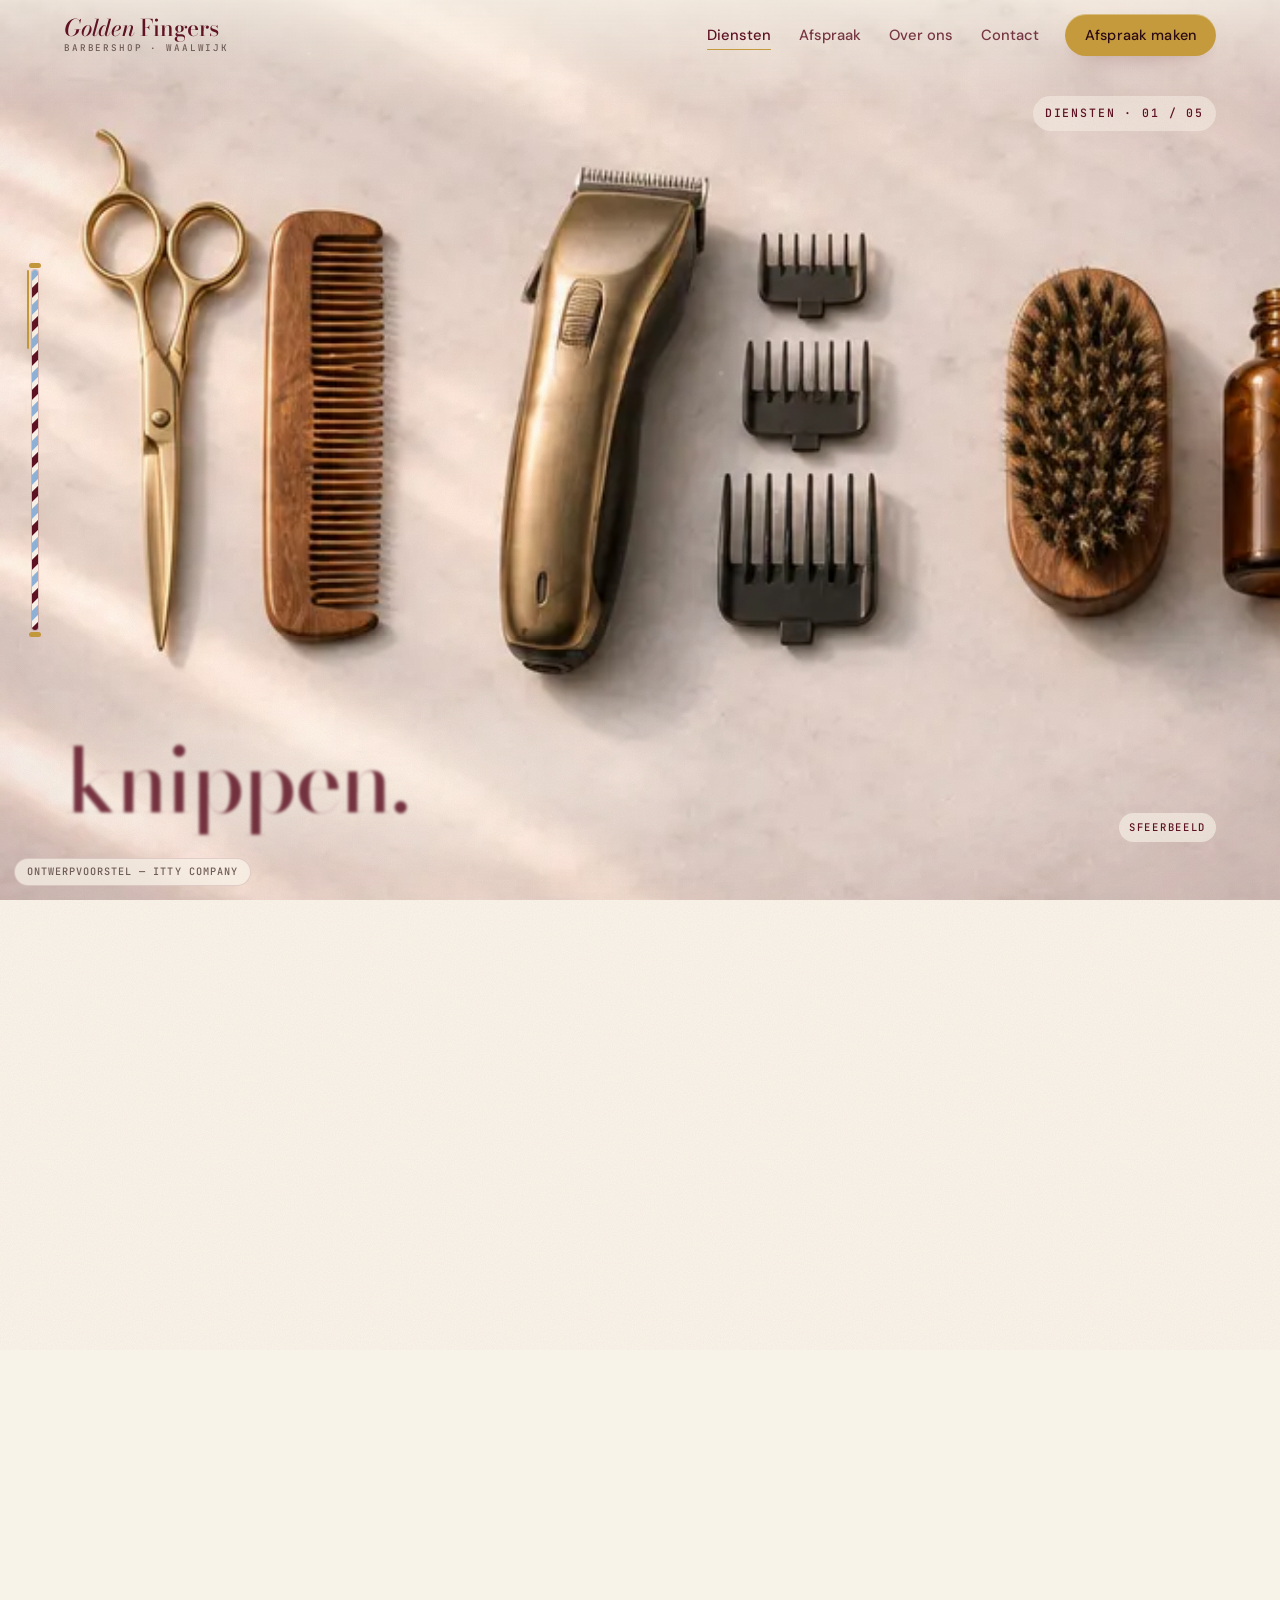
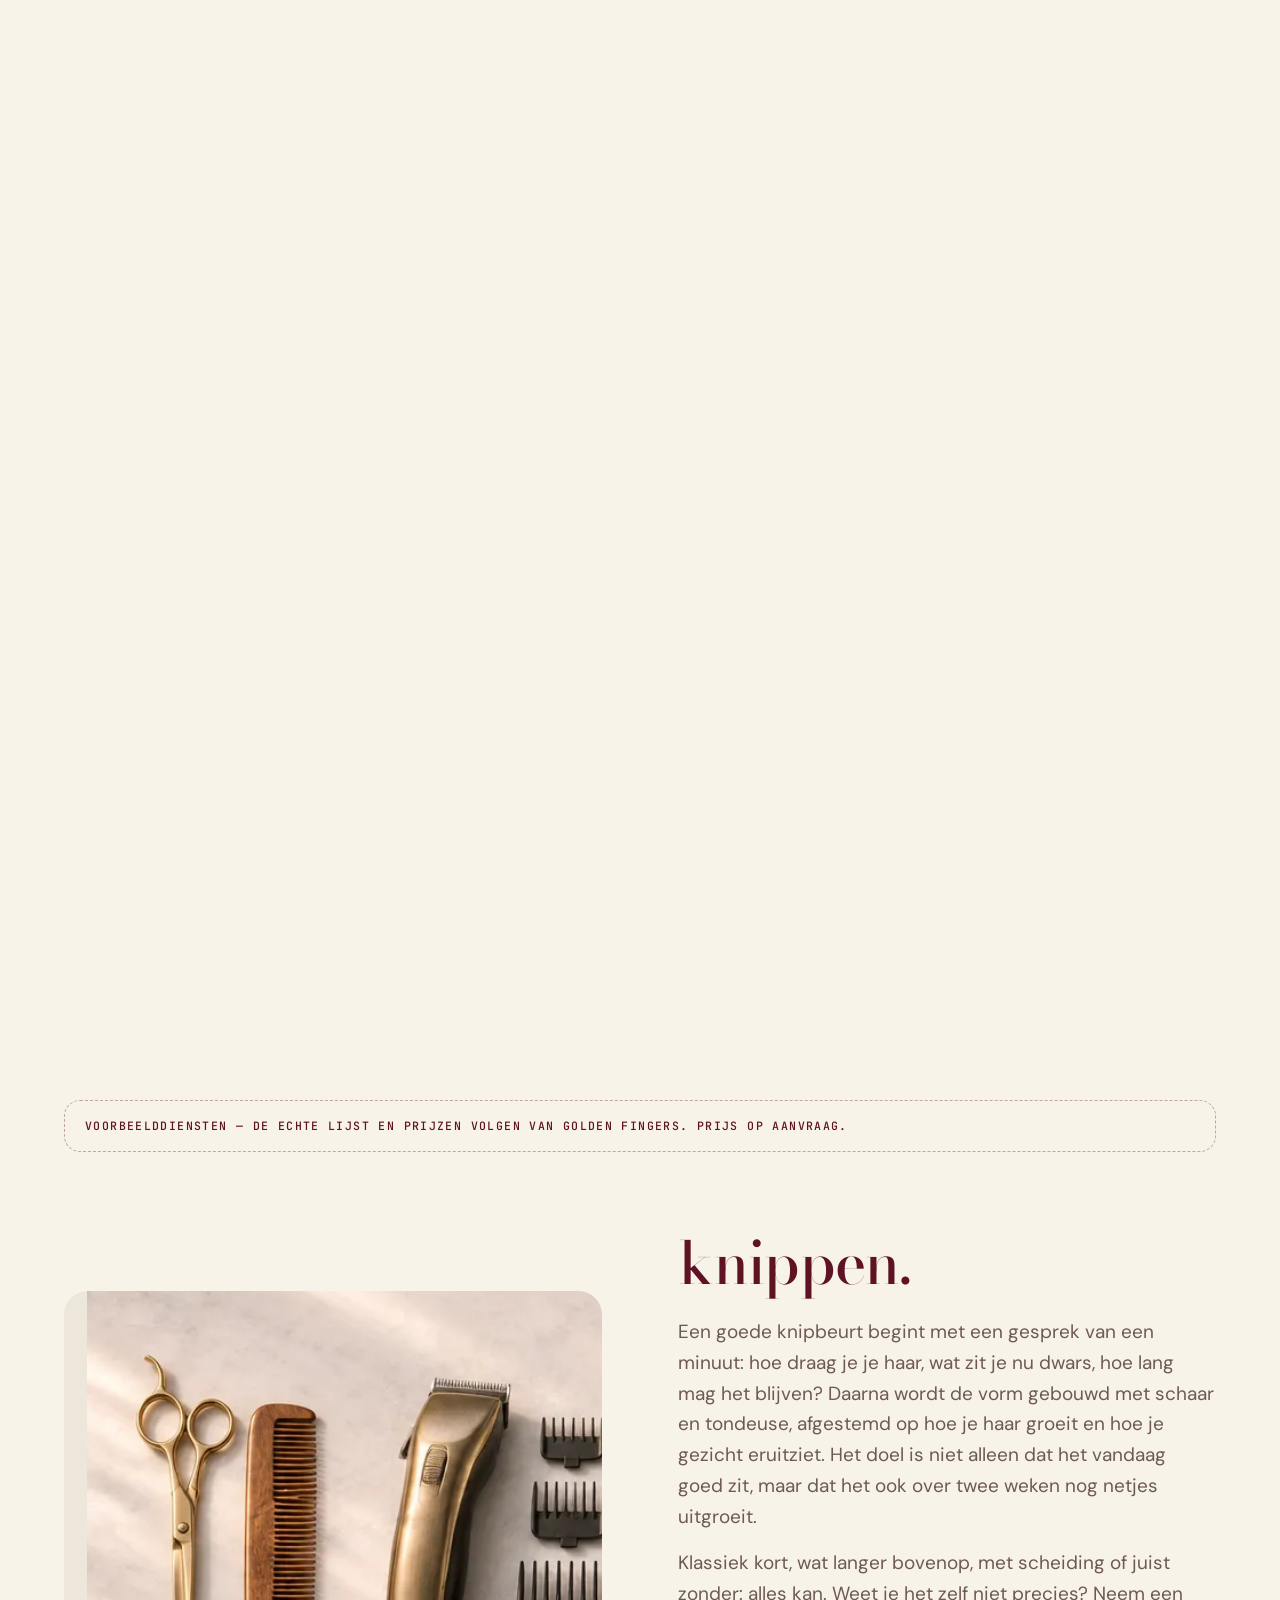
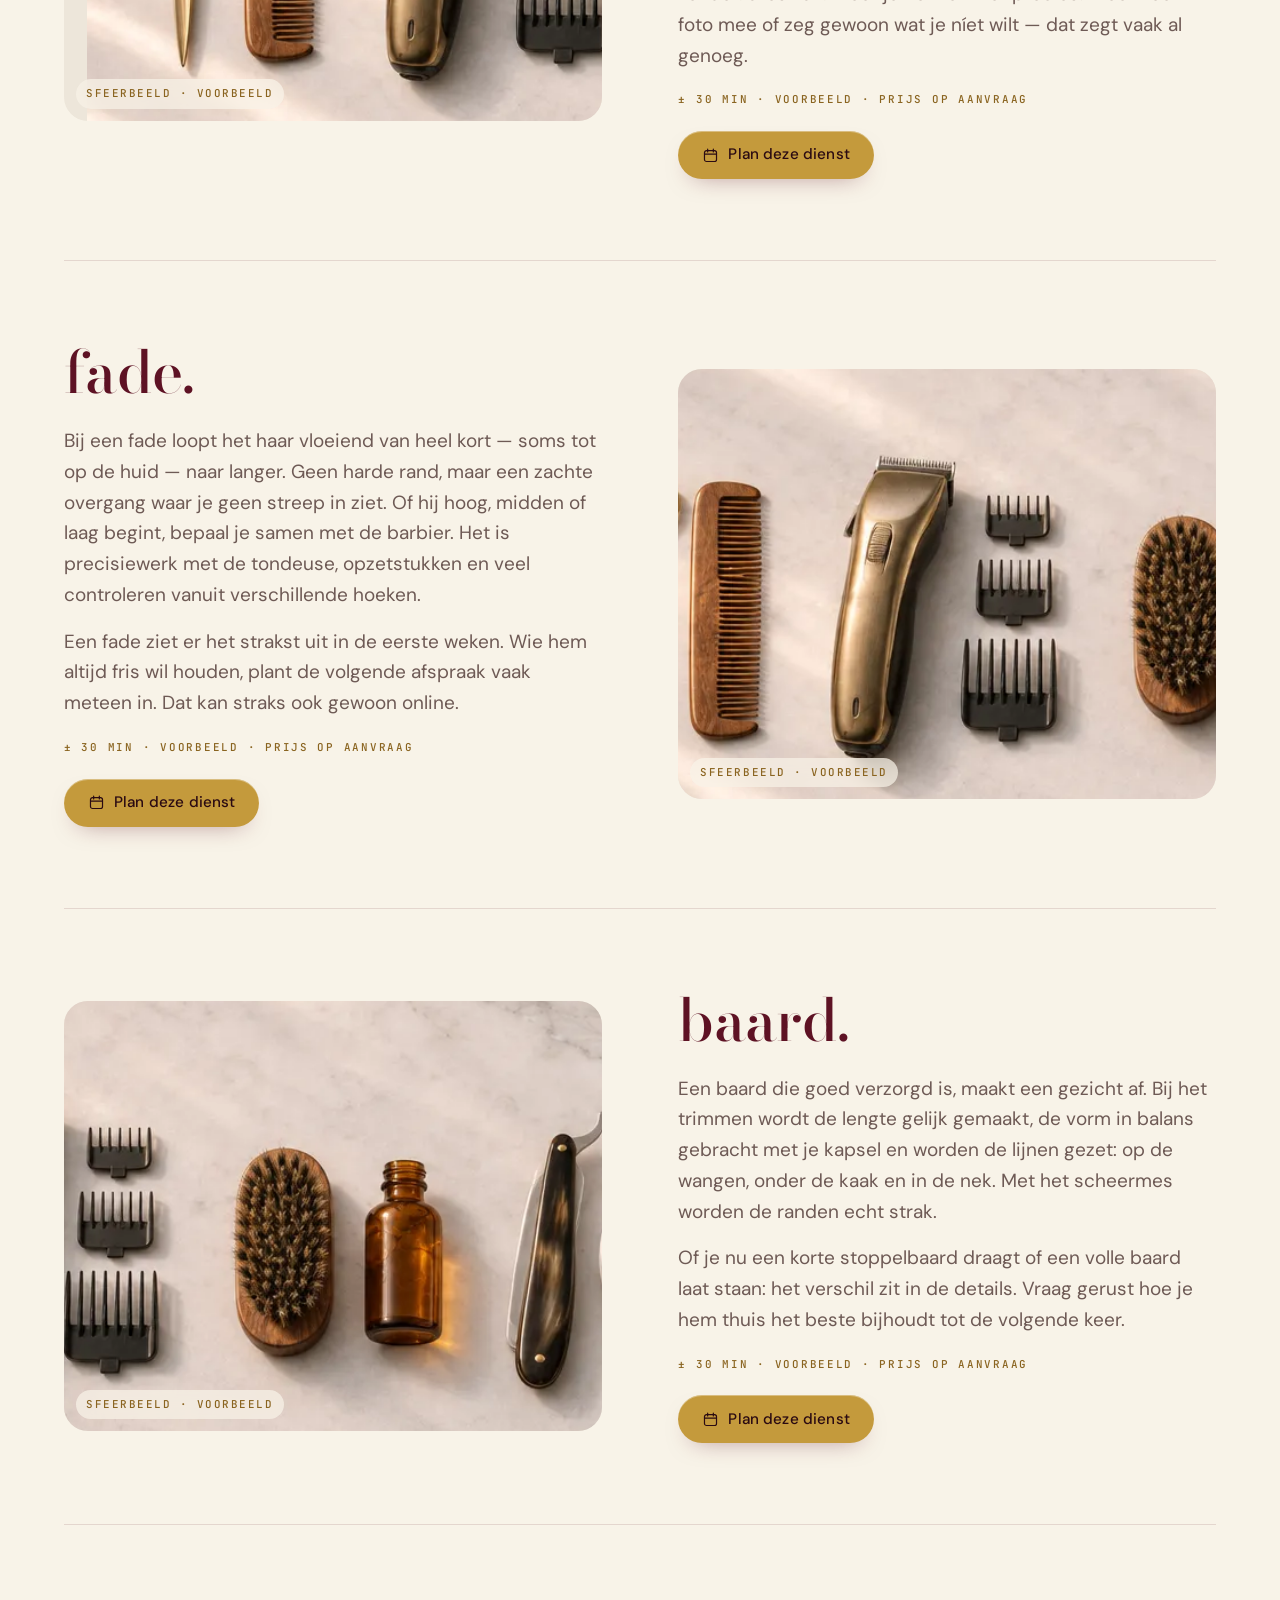
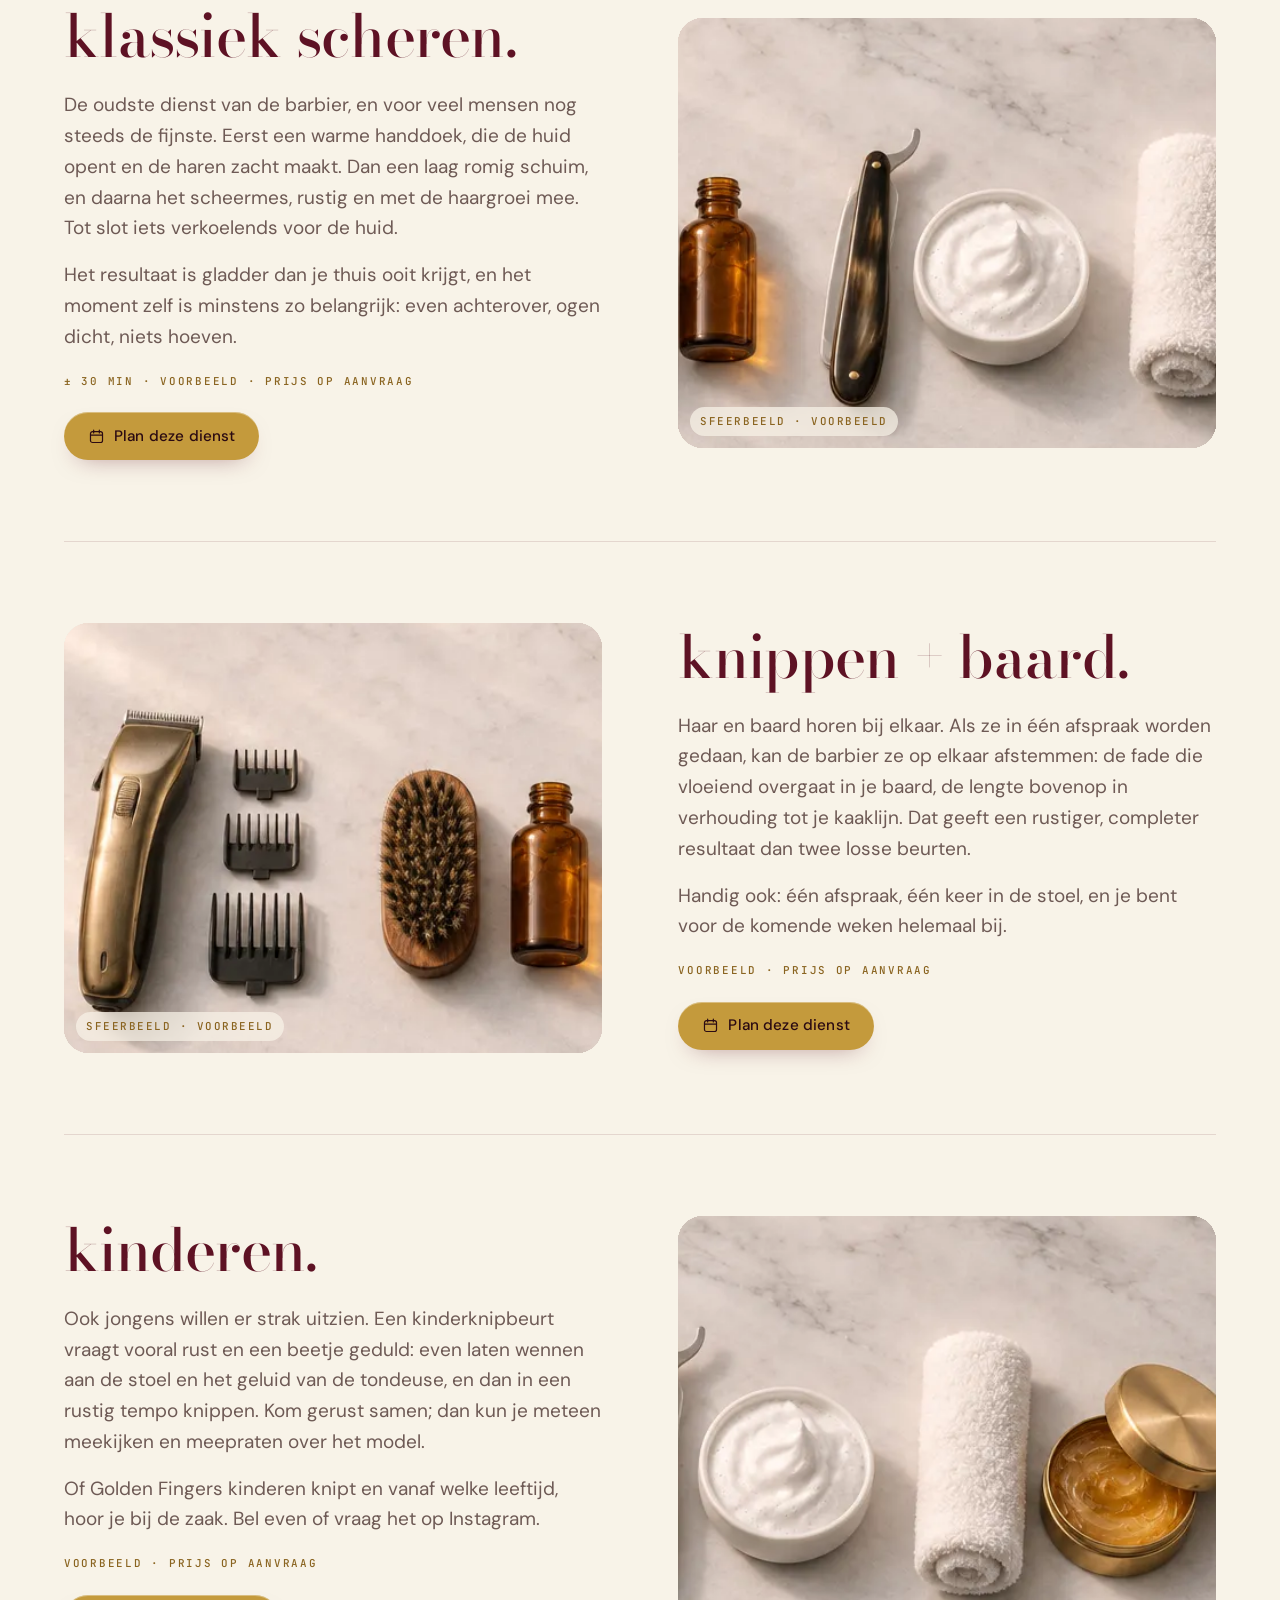
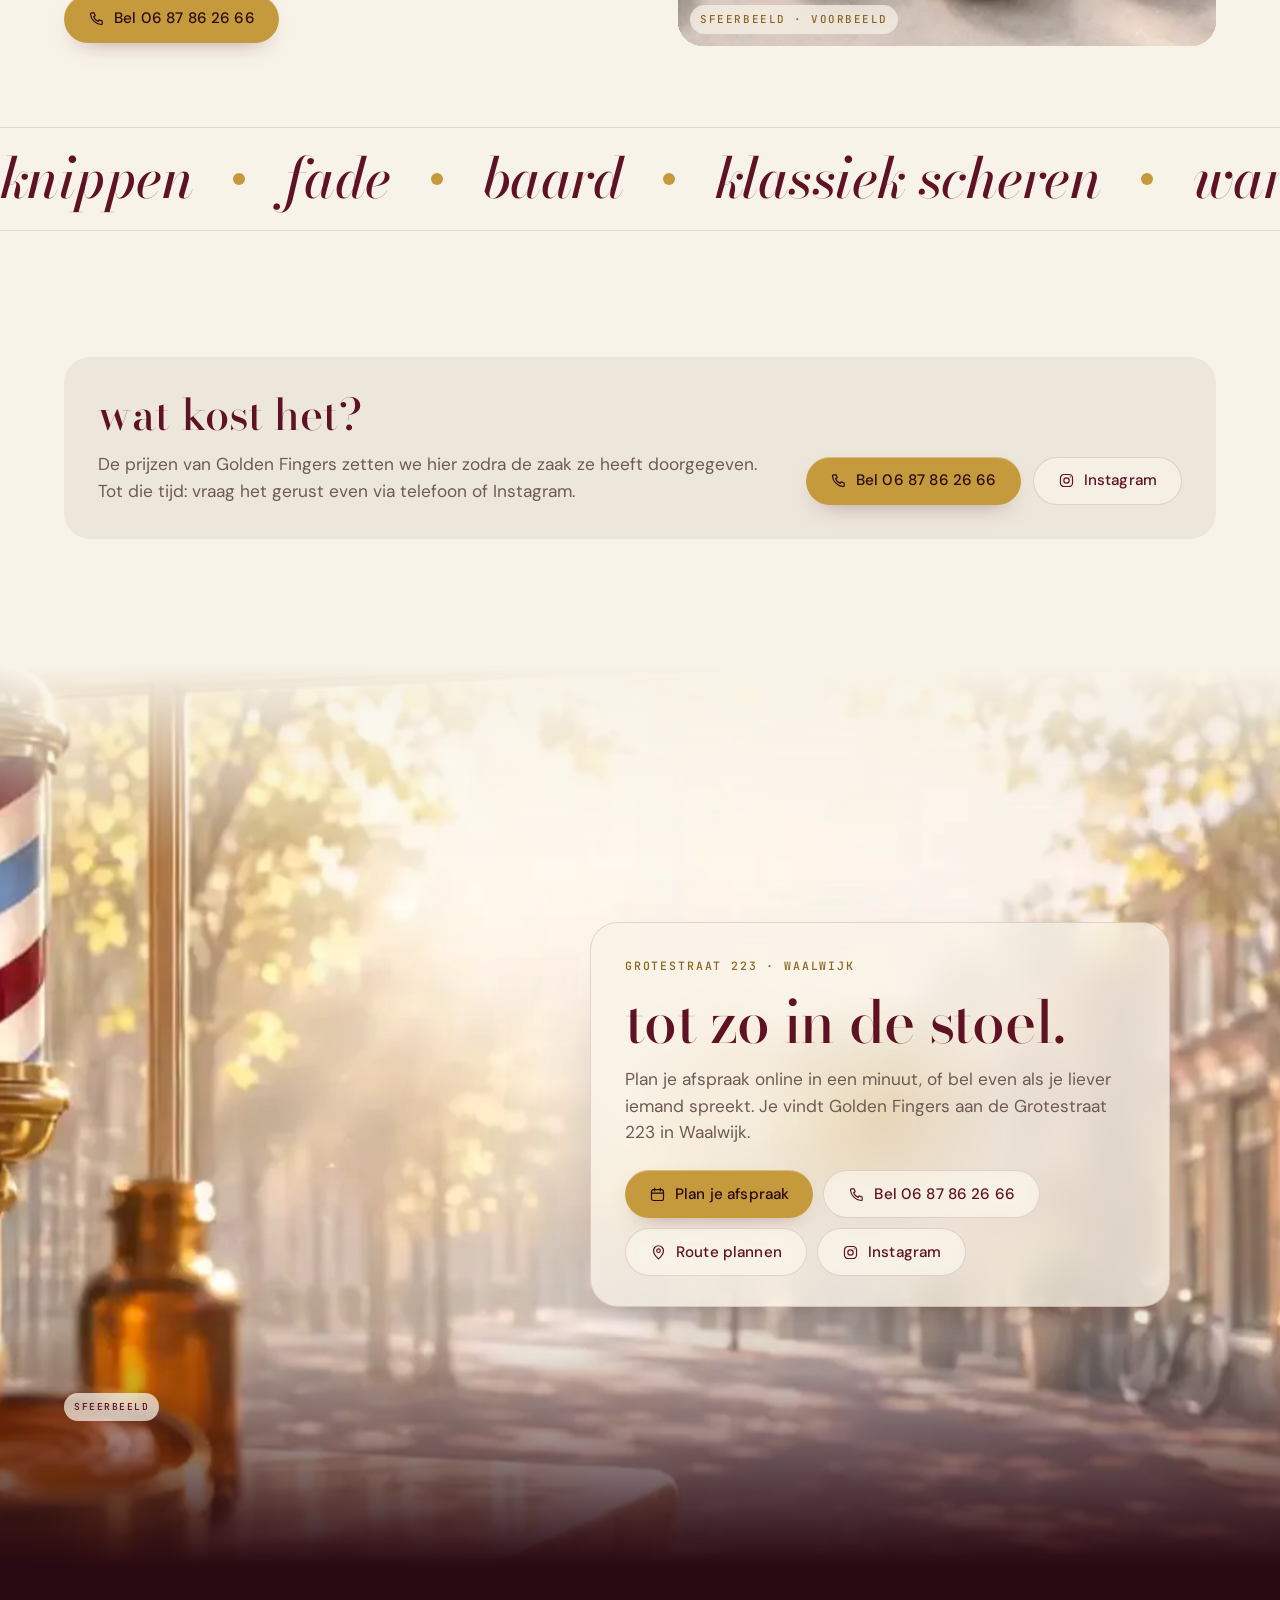
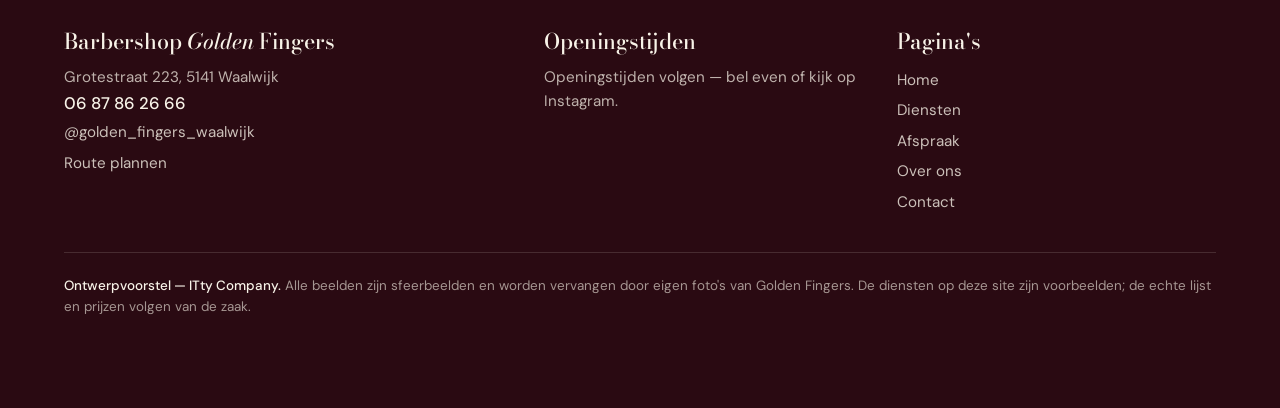
<file: diensten.html>
<!DOCTYPE html>
<html lang="nl">
<head>
<meta charset="utf-8">
<meta name="viewport" content="width=device-width, initial-scale=1, viewport-fit=cover">
<title>Diensten — Barbershop Golden Fingers, Waalwijk</title>
<meta name="description" content="Knippen, fade, baard, klassiek scheren, knippen + baard en kinderen — voorbeelddiensten van Barbershop Golden Fingers, Grotestraat 223 Waalwijk. Prijs op aanvraag.">
<meta name="theme-color" content="#F8F3E8">
<meta property="og:title" content="Diensten — Barbershop Golden Fingers, Waalwijk">
<meta property="og:description" content="Knippen, fade, baard, klassiek scheren, knippen + baard en kinderen — voorbeelddiensten van Barbershop Golden Fingers, Grotestraat 223 Waalwijk. Prijs op aanvraag.">
<meta property="og:image" content="assets/img/d1.webp">
<meta name="robots" content="noindex">
<link rel="icon" href="data:image/svg+xml,%3Csvg xmlns='http://www.w3.org/2000/svg' viewBox='0 0 32 32'%3E%3Crect width='32' height='32' rx='9' fill='%235E1224'/%3E%3Ccircle cx='10' cy='11' r='3.4' fill='none' stroke='%23C49A3C' stroke-width='2'/%3E%3Ccircle cx='10' cy='21' r='3.4' fill='none' stroke='%23C49A3C' stroke-width='2'/%3E%3Cpath d='M13 12.6 25 21M13 19.4 25 11' stroke='%23F8F3E8' stroke-width='2' stroke-linecap='round'/%3E%3C/svg%3E">
<script>document.documentElement.classList.add('js');try{var d=JSON.parse(sessionStorage.getItem('paal')||'null');if(d){sessionStorage.removeItem('paal');var c=document.documentElement.classList;c.add('pl-closed','pl-noanim');if(d.b)c.add('pl-back');window.__pl=d.l;setTimeout(function(){c.remove('pl-closed')},2200)}}catch(e){}</script>
<link rel="preconnect" href="https://fonts.googleapis.com">
<link rel="preconnect" href="https://fonts.gstatic.com" crossorigin>
<link href="https://fonts.googleapis.com/css2?family=Bodoni+Moda:ital,opsz,wght@0,6..96,500;1,6..96,500&amp;family=DM+Sans:wght@400;500&amp;family=JetBrains+Mono:wght@500&amp;display=swap" rel="stylesheet">
<link rel="stylesheet" href="assets/style.css">
</head>
<body>
<a class="skip" href="#inhoud">Naar inhoud</a>
<header class="hd">
  <a class="logo" href="index.html" aria-label="Barbershop Golden Fingers — home"><span><em>Golden</em> Fingers</span><small>Barbershop · Waalwijk</small></a>
  <nav class="nav" id="menu" aria-label="Hoofdmenu"><a href="diensten.html" aria-current="page">Diensten</a><a href="afspraak.html">Afspraak</a><a href="over-ons.html">Over ons</a><a href="contact.html">Contact</a>
    <div class="mnav"><a class="btn" href="afspraak.html"><svg viewBox="0 0 24 24" fill="none" stroke="currentColor" stroke-width="1.7" stroke-linecap="round" aria-hidden="true"><rect x="3.5" y="5" width="17" height="15.5" rx="3"/><path d="M3.5 10h17M8 3v4M16 3v4"/></svg>Afspraak maken</a><a class="btn ghost" href="tel:+31687862666"><svg viewBox="0 0 24 24" fill="none" stroke="currentColor" stroke-width="1.7" stroke-linecap="round" stroke-linejoin="round" aria-hidden="true"><path d="M5 4h3.5l1.6 4.2-2.2 1.4a11 11 0 0 0 6.5 6.5l1.4-2.2L20 15.5V19a1.5 1.5 0 0 1-1.6 1.5C10.6 20 4 13.4 3.5 5.6A1.5 1.5 0 0 1 5 4z"/></svg>Bel 06 87 86 26 66</a><a class="btn ghost" href="https://www.instagram.com/golden_fingers_waalwijk/" target="_blank" rel="noopener"><svg viewBox="0 0 24 24" fill="none" stroke="currentColor" stroke-width="1.7" aria-hidden="true"><rect x="3.5" y="3.5" width="17" height="17" rx="5"/><circle cx="12" cy="12" r="3.8"/><circle cx="17.2" cy="6.8" r=".9" fill="currentColor" stroke="none"/></svg>Instagram</a><p>Grotestraat 223, Waalwijk</p></div>
  </nav>
  <a class="btn pill" href="afspraak.html">Afspraak maken</a>
  <button class="burger" type="button" aria-label="Menu" aria-expanded="false" aria-controls="menu"><span></span><span></span><span></span></button>
</header>
<main id="inhoud">
<section class="pan" data-hud="Diensten" style="--m:6" aria-label="Diensten — de camera glijdt over het gereedschap">
  <div class="stage">
    <img class="flat" src="assets/img/d1.webp" width="1344" height="752" alt="Gereedschap van een barbier op wit marmer: schaar en kam, tondeuse, baardborstel en flesje, scheermes en schuim, handdoek en pomade">
    <div class="vignette"></div>
    <canvas class="fx" aria-hidden="true"></canvas>
    <div class="phead">
      <div class="top"><span class="chip">Voorbeelddiensten</span><h1>wat er in de stoel gebeurt.</h1></div>
      <div class="bot glow-follow"><p class="lead">Van een frisse fade tot een klassieke scheerbeurt met warme handdoek. Hieronder lees je wat je bij een barbershop kunt laten doen — en hoe je het meteen plant.</p><div class="row"><a class="btn" href="afspraak.html"><svg viewBox="0 0 24 24" fill="none" stroke="currentColor" stroke-width="1.7" stroke-linecap="round" aria-hidden="true"><rect x="3.5" y="5" width="17" height="15.5" rx="3"/><path d="M3.5 10h17M8 3v4M16 3v4"/></svg>Plan je afspraak</a><a class="btn ghost" href="tel:+31687862666"><svg viewBox="0 0 24 24" fill="none" stroke="currentColor" stroke-width="1.7" stroke-linecap="round" stroke-linejoin="round" aria-hidden="true"><path d="M5 4h3.5l1.6 4.2-2.2 1.4a11 11 0 0 0 6.5 6.5l1.4-2.2L20 15.5V19a1.5 1.5 0 0 1-1.6 1.5C10.6 20 4 13.4 3.5 5.6A1.5 1.5 0 0 1 5 4z"/></svg>Bel 06 87 86 26 66</a></div></div>
    </div>
    <div class="ftitle" aria-live="polite"><h2></h2><p></p></div>
    <div class="hud mono" aria-hidden="true"><span class="hl">Diensten · 01 / 05</span><span class="sf">Sfeerbeeld</span></div>
    <div class="pole" aria-hidden="true"><i></i></div>
    <span class="ftag mono">Sfeerbeeld</span>
    <div class="fade"></div>
  </div>
  <ol class="fstills"><li><picture><source media="(max-width:760px)" srcset="assets/img/d1-m.webp"><img src="assets/img/d1.webp" alt="" loading="lazy"></picture><div class="box"><span class="chip">Voorbeelddiensten</span><h1 style="margin-top:14px">wat er in de stoel gebeurt.</h1><p class="lead">Van een frisse fade tot een klassieke scheerbeurt met warme handdoek. Hieronder lees je wat je bij een barbershop kunt laten doen — en hoe je het meteen plant.</p><div class="row"><a class="btn" href="afspraak.html"><svg viewBox="0 0 24 24" fill="none" stroke="currentColor" stroke-width="1.7" stroke-linecap="round" aria-hidden="true"><rect x="3.5" y="5" width="17" height="15.5" rx="3"/><path d="M3.5 10h17M8 3v4M16 3v4"/></svg>Plan je afspraak</a><a class="btn ghost" href="tel:+31687862666"><svg viewBox="0 0 24 24" fill="none" stroke="currentColor" stroke-width="1.7" stroke-linecap="round" stroke-linejoin="round" aria-hidden="true"><path d="M5 4h3.5l1.6 4.2-2.2 1.4a11 11 0 0 0 6.5 6.5l1.4-2.2L20 15.5V19a1.5 1.5 0 0 1-1.6 1.5C10.6 20 4 13.4 3.5 5.6A1.5 1.5 0 0 1 5 4z"/></svg>Bel 06 87 86 26 66</a></div></div><span class="cap mono">Sfeerbeeld</span></li></ol>
  <script type="application/json">[{"t": "knippen.", "s": "", "c": 0.09, "z": 1.6, "zm": 1.25, "fx": "dust", "pos": "tl", "at": 0}, {"t": "fade.", "s": "", "c": 0.27, "z": 1.6, "zm": 1.25, "fx": "dust", "pos": "tl", "at": 0}, {"t": "baard.", "s": "", "c": 0.455, "z": 1.6, "zm": 1.25, "fx": "dust", "pos": "tl", "at": 0}, {"t": "scheren.", "s": "", "c": 0.65, "z": 1.6, "zm": 1.25, "fx": "dust", "pos": "tl", "at": 0}, {"t": "afwerking.", "s": "", "c": 0.87, "z": 1.6, "zm": 1.25, "fx": "dust", "pos": "tl", "at": 0}]</script>
</section>
<section class="bg-foam" style="padding-bottom:0">
  <div class="wrap">
    <p class="honest rv">Voorbeelddiensten — de echte lijst en prijzen volgen van Golden Fingers. Prijs op aanvraag.</p>
    <article class="svc" id="knippen">
      <figure class="fig breathe rv"><img src="assets/img/d1.webp" alt="" loading="lazy" style="--c:0.16"><figcaption class="cap mono">Sfeerbeeld · voorbeeld</figcaption></figure>
      <div><h2 class="words">knippen.</h2><div class="prose rv"><p>Een goede knipbeurt begint met een gesprek van een minuut: hoe draag je je haar, wat zit je nu dwars, hoe lang mag het blijven? Daarna wordt de vorm gebouwd met schaar en tondeuse, afgestemd op hoe je haar groeit en hoe je gezicht eruitziet. Het doel is niet alleen dat het vandaag goed zit, maar dat het ook over twee weken nog netjes uitgroeit.</p><p>Klassiek kort, wat langer bovenop, met scheiding of juist zonder: alles kan. Weet je het zelf niet precies? Neem een foto mee of zeg gewoon wat je níet wilt — dat zegt vaak al genoeg.</p></div><span class="mono rv">± 30 min · voorbeeld · prijs op aanvraag</span><div class="row rv"><a class="btn" href="afspraak.html?dienst=knippen"><svg viewBox="0 0 24 24" fill="none" stroke="currentColor" stroke-width="1.7" stroke-linecap="round" aria-hidden="true"><rect x="3.5" y="5" width="17" height="15.5" rx="3"/><path d="M3.5 10h17M8 3v4M16 3v4"/></svg>Plan deze dienst</a></div></div>
    </article>
<article class="svc rev" id="fade">
      <figure class="fig breathe rv"><img src="assets/img/d1.webp" alt="" loading="lazy" style="--c:0.27"><figcaption class="cap mono">Sfeerbeeld · voorbeeld</figcaption></figure>
      <div><h2 class="words">fade.</h2><div class="prose rv"><p>Bij een fade loopt het haar vloeiend van heel kort — soms tot op de huid — naar langer. Geen harde rand, maar een zachte overgang waar je geen streep in ziet. Of hij hoog, midden of laag begint, bepaal je samen met de barbier. Het is precisiewerk met de tondeuse, opzetstukken en veel controleren vanuit verschillende hoeken.</p><p>Een fade ziet er het strakst uit in de eerste weken. Wie hem altijd fris wil houden, plant de volgende afspraak vaak meteen in. Dat kan straks ook gewoon online.</p></div><span class="mono rv">± 30 min · voorbeeld · prijs op aanvraag</span><div class="row rv"><a class="btn" href="afspraak.html?dienst=fade"><svg viewBox="0 0 24 24" fill="none" stroke="currentColor" stroke-width="1.7" stroke-linecap="round" aria-hidden="true"><rect x="3.5" y="5" width="17" height="15.5" rx="3"/><path d="M3.5 10h17M8 3v4M16 3v4"/></svg>Plan deze dienst</a></div></div>
    </article>
<article class="svc" id="baard">
      <figure class="fig breathe rv"><img src="assets/img/d1.webp" alt="" loading="lazy" style="--c:0.455"><figcaption class="cap mono">Sfeerbeeld · voorbeeld</figcaption></figure>
      <div><h2 class="words">baard.</h2><div class="prose rv"><p>Een baard die goed verzorgd is, maakt een gezicht af. Bij het trimmen wordt de lengte gelijk gemaakt, de vorm in balans gebracht met je kapsel en worden de lijnen gezet: op de wangen, onder de kaak en in de nek. Met het scheermes worden de randen echt strak.</p><p>Of je nu een korte stoppelbaard draagt of een volle baard laat staan: het verschil zit in de details. Vraag gerust hoe je hem thuis het beste bijhoudt tot de volgende keer.</p></div><span class="mono rv">± 30 min · voorbeeld · prijs op aanvraag</span><div class="row rv"><a class="btn" href="afspraak.html?dienst=baard"><svg viewBox="0 0 24 24" fill="none" stroke="currentColor" stroke-width="1.7" stroke-linecap="round" aria-hidden="true"><rect x="3.5" y="5" width="17" height="15.5" rx="3"/><path d="M3.5 10h17M8 3v4M16 3v4"/></svg>Plan deze dienst</a></div></div>
    </article>
<article class="svc rev" id="scheren">
      <figure class="fig breathe rv"><img src="assets/img/d1.webp" alt="" loading="lazy" style="--c:0.65"><figcaption class="cap mono">Sfeerbeeld · voorbeeld</figcaption></figure>
      <div><h2 class="words">klassiek scheren.</h2><div class="prose rv"><p>De oudste dienst van de barbier, en voor veel mensen nog steeds de fijnste. Eerst een warme handdoek, die de huid opent en de haren zacht maakt. Dan een laag romig schuim, en daarna het scheermes, rustig en met de haargroei mee. Tot slot iets verkoelends voor de huid.</p><p>Het resultaat is gladder dan je thuis ooit krijgt, en het moment zelf is minstens zo belangrijk: even achterover, ogen dicht, niets hoeven.</p></div><span class="mono rv">± 30 min · voorbeeld · prijs op aanvraag</span><div class="row rv"><a class="btn" href="afspraak.html?dienst=scheren"><svg viewBox="0 0 24 24" fill="none" stroke="currentColor" stroke-width="1.7" stroke-linecap="round" aria-hidden="true"><rect x="3.5" y="5" width="17" height="15.5" rx="3"/><path d="M3.5 10h17M8 3v4M16 3v4"/></svg>Plan deze dienst</a></div></div>
    </article>
<article class="svc" id="combi">
      <figure class="fig breathe rv"><img src="assets/img/d1.webp" alt="" loading="lazy" style="--c:0.36"><figcaption class="cap mono">Sfeerbeeld · voorbeeld</figcaption></figure>
      <div><h2 class="words">knippen + baard.</h2><div class="prose rv"><p>Haar en baard horen bij elkaar. Als ze in één afspraak worden gedaan, kan de barbier ze op elkaar afstemmen: de fade die vloeiend overgaat in je baard, de lengte bovenop in verhouding tot je kaaklijn. Dat geeft een rustiger, completer resultaat dan twee losse beurten.</p><p>Handig ook: één afspraak, één keer in de stoel, en je bent voor de komende weken helemaal bij.</p></div><span class="mono rv">voorbeeld · prijs op aanvraag</span><div class="row rv"><a class="btn" href="afspraak.html?dienst=combi"><svg viewBox="0 0 24 24" fill="none" stroke="currentColor" stroke-width="1.7" stroke-linecap="round" aria-hidden="true"><rect x="3.5" y="5" width="17" height="15.5" rx="3"/><path d="M3.5 10h17M8 3v4M16 3v4"/></svg>Plan deze dienst</a></div></div>
    </article>
<article class="svc rev" id="kids">
      <figure class="fig breathe rv"><img src="assets/img/d1.webp" alt="" loading="lazy" style="--c:0.79"><figcaption class="cap mono">Sfeerbeeld · voorbeeld</figcaption></figure>
      <div><h2 class="words">kinderen.</h2><div class="prose rv"><p>Ook jongens willen er strak uitzien. Een kinderknipbeurt vraagt vooral rust en een beetje geduld: even laten wennen aan de stoel en het geluid van de tondeuse, en dan in een rustig tempo knippen. Kom gerust samen; dan kun je meteen meekijken en meepraten over het model.</p><p>Of Golden Fingers kinderen knipt en vanaf welke leeftijd, hoor je bij de zaak. Bel even of vraag het op Instagram.</p></div><span class="mono rv">voorbeeld · prijs op aanvraag</span><div class="row rv"><a class="btn" href="tel:+31687862666"><svg viewBox="0 0 24 24" fill="none" stroke="currentColor" stroke-width="1.7" stroke-linecap="round" stroke-linejoin="round" aria-hidden="true"><path d="M5 4h3.5l1.6 4.2-2.2 1.4a11 11 0 0 0 6.5 6.5l1.4-2.2L20 15.5V19a1.5 1.5 0 0 1-1.6 1.5C10.6 20 4 13.4 3.5 5.6A1.5 1.5 0 0 1 5 4z"/></svg>Bel 06 87 86 26 66</a></div></div>
    </article>

  </div>
</section>
<div class="marq" aria-label="Voorbeelddiensten"><div><span>knippen</span><i></i><span>fade</span><i></i><span>baard</span><i></i><span>klassiek scheren</span><i></i><span>warme handdoek</span><i></i><span>styling</span><i></i><span>kinderen</span><i></i><em>voorbeeld</em><i></i><span>knippen</span><i></i><span>fade</span><i></i><span>baard</span><i></i><span>klassiek scheren</span><i></i><span>warme handdoek</span><i></i><span>styling</span><i></i><span>kinderen</span><i></i><em>voorbeeld</em><i></i><span>knippen</span><i></i><span>fade</span><i></i><span>baard</span><i></i><span>klassiek scheren</span><i></i><span>warme handdoek</span><i></i><span>styling</span><i></i><span>kinderen</span><i></i><em>voorbeeld</em><i></i><span>knippen</span><i></i><span>fade</span><i></i><span>baard</span><i></i><span>klassiek scheren</span><i></i><span>warme handdoek</span><i></i><span>styling</span><i></i><span>kinderen</span><i></i><em>voorbeeld</em><i></i></div></div>
<section class="bg-foam">
  <div class="wrap prijs rv">
    <div><h3 style="font-size:clamp(2rem,3.4vw,3rem)">wat kost het?</h3><p class="lead" style="margin-top:12px">De prijzen van Golden Fingers zetten we hier zodra de zaak ze heeft doorgegeven. Tot die tijd: vraag het gerust even via telefoon of Instagram.</p></div>
    <div class="row" style="margin-top:0"><a class="btn" href="tel:+31687862666"><svg viewBox="0 0 24 24" fill="none" stroke="currentColor" stroke-width="1.7" stroke-linecap="round" stroke-linejoin="round" aria-hidden="true"><path d="M5 4h3.5l1.6 4.2-2.2 1.4a11 11 0 0 0 6.5 6.5l1.4-2.2L20 15.5V19a1.5 1.5 0 0 1-1.6 1.5C10.6 20 4 13.4 3.5 5.6A1.5 1.5 0 0 1 5 4z"/></svg>Bel 06 87 86 26 66</a><a class="btn ghost" href="https://www.instagram.com/golden_fingers_waalwijk/" target="_blank" rel="noopener"><svg viewBox="0 0 24 24" fill="none" stroke="currentColor" stroke-width="1.7" aria-hidden="true"><rect x="3.5" y="3.5" width="17" height="17" rx="5"/><circle cx="12" cy="12" r="3.8"/><circle cx="17.2" cy="6.8" r=".9" fill="currentColor" stroke="none"/></svg>Instagram</a></div>
  </div>
</section>
<section class="finale " style="--from:var(--foam)" aria-label="Tot zo">
  <div class="bg"><div class="kbw" data-kb><img src="assets/img/loop-contact-0.webp" alt="" loading="lazy"><video data-auto data-src="assets/loop-contact.mp4" poster="assets/img/loop-contact-0.webp" muted playsinline loop preload="none" aria-hidden="true"></video></div></div>
  <canvas class="dust" data-k="warm" aria-hidden="true"></canvas>
  <span class="cap mono">Sfeerbeeld</span>
  <div class="wrap"><div class="box glow-follow">
    <span class="eyebrow">Grotestraat 223 · Waalwijk</span>
    <h2 class="words">tot zo in de stoel.</h2>
    <p class="lead rv">Plan je afspraak online in een minuut, of bel even als je liever iemand spreekt. Je vindt Golden Fingers aan de Grotestraat 223 in Waalwijk.</p>
    <div class="row rv" style="--d:1"><a class="btn" href="afspraak.html"><svg viewBox="0 0 24 24" fill="none" stroke="currentColor" stroke-width="1.7" stroke-linecap="round" aria-hidden="true"><rect x="3.5" y="5" width="17" height="15.5" rx="3"/><path d="M3.5 10h17M8 3v4M16 3v4"/></svg>Plan je afspraak</a><a class="btn ghost" href="tel:+31687862666"><svg viewBox="0 0 24 24" fill="none" stroke="currentColor" stroke-width="1.7" stroke-linecap="round" stroke-linejoin="round" aria-hidden="true"><path d="M5 4h3.5l1.6 4.2-2.2 1.4a11 11 0 0 0 6.5 6.5l1.4-2.2L20 15.5V19a1.5 1.5 0 0 1-1.6 1.5C10.6 20 4 13.4 3.5 5.6A1.5 1.5 0 0 1 5 4z"/></svg>Bel 06 87 86 26 66</a><a class="btn ghost" href="https://www.google.com/maps/search/?api=1&amp;query=Grotestraat+223+5141+Waalwijk" target="_blank" rel="noopener"><svg viewBox="0 0 24 24" fill="none" stroke="currentColor" stroke-width="1.7" aria-hidden="true"><path d="M12 21s-7-6.2-7-11.5A7 7 0 0 1 19 9.5C19 14.8 12 21 12 21z"/><circle cx="12" cy="9.5" r="2.5"/></svg>Route plannen</a><a class="btn ghost" href="https://www.instagram.com/golden_fingers_waalwijk/" target="_blank" rel="noopener"><svg viewBox="0 0 24 24" fill="none" stroke="currentColor" stroke-width="1.7" aria-hidden="true"><rect x="3.5" y="3.5" width="17" height="17" rx="5"/><circle cx="12" cy="12" r="3.8"/><circle cx="17.2" cy="6.8" r=".9" fill="currentColor" stroke="none"/></svg>Instagram</a></div>
  </div></div>
</section>
</main>
<footer>
  <div class="wrap">
    <div><b>Barbershop <em>Golden</em> Fingers</b>Grotestraat 223, 5141 Waalwijk<a class="tel" href="tel:+31687862666">06 87 86 26 66</a><a href="https://www.instagram.com/golden_fingers_waalwijk/" target="_blank" rel="noopener">@golden_fingers_waalwijk</a><a href="https://www.google.com/maps/search/?api=1&amp;query=Grotestraat+223+5141+Waalwijk" target="_blank" rel="noopener">Route plannen</a></div>
    <div><b>Openingstijden</b>Openingstijden volgen — bel even of kijk op Instagram.</div>
    <div><b>Pagina's</b><a href="index.html">Home</a><a href="diensten.html">Diensten</a><a href="afspraak.html">Afspraak</a><a href="over-ons.html">Over ons</a><a href="contact.html">Contact</a></div>
    <p class="demo"><strong>Ontwerpvoorstel — ITty Company.</strong> Alle beelden zijn sfeerbeelden en worden vervangen door eigen foto's van Golden Fingers. De diensten op deze site zijn voorbeelden; de echte lijst en prijzen volgen van de zaak.</p>
  </div>
</footer>
<div class="ctabar"><a class="btn" href="afspraak.html"><svg viewBox="0 0 24 24" fill="none" stroke="currentColor" stroke-width="1.7" stroke-linecap="round" aria-hidden="true"><rect x="3.5" y="5" width="17" height="15.5" rx="3"/><path d="M3.5 10h17M8 3v4M16 3v4"/></svg>Afspraak</a><a class="btn ghost" href="tel:+31687862666"><svg viewBox="0 0 24 24" fill="none" stroke="currentColor" stroke-width="1.7" stroke-linecap="round" stroke-linejoin="round" aria-hidden="true"><path d="M5 4h3.5l1.6 4.2-2.2 1.4a11 11 0 0 0 6.5 6.5l1.4-2.2L20 15.5V19a1.5 1.5 0 0 1-1.6 1.5C10.6 20 4 13.4 3.5 5.6A1.5 1.5 0 0 1 5 4z"/></svg>Bel</a></div>
<div class="grain" aria-hidden="true"></div>
<div class="demo-pill">Ontwerpvoorstel — ITty Company</div>
<div id="paal" aria-hidden="true"><div class="strips"><i style="--k:0"></i><i style="--k:1"></i><i style="--k:2"></i><i style="--k:3"></i><i style="--k:4"></i><i style="--k:5"></i><i style="--k:6"></i><i style="--k:7"></i><i style="--k:8"></i><i style="--k:9"></i><i style="--k:10"></i><i style="--k:11"></i></div><div class="lbl"></div></div>
<script src="assets/vendor/lenis.min.js"></script>
<script src="assets/site.js"></script>
</body>
</html>
</file>
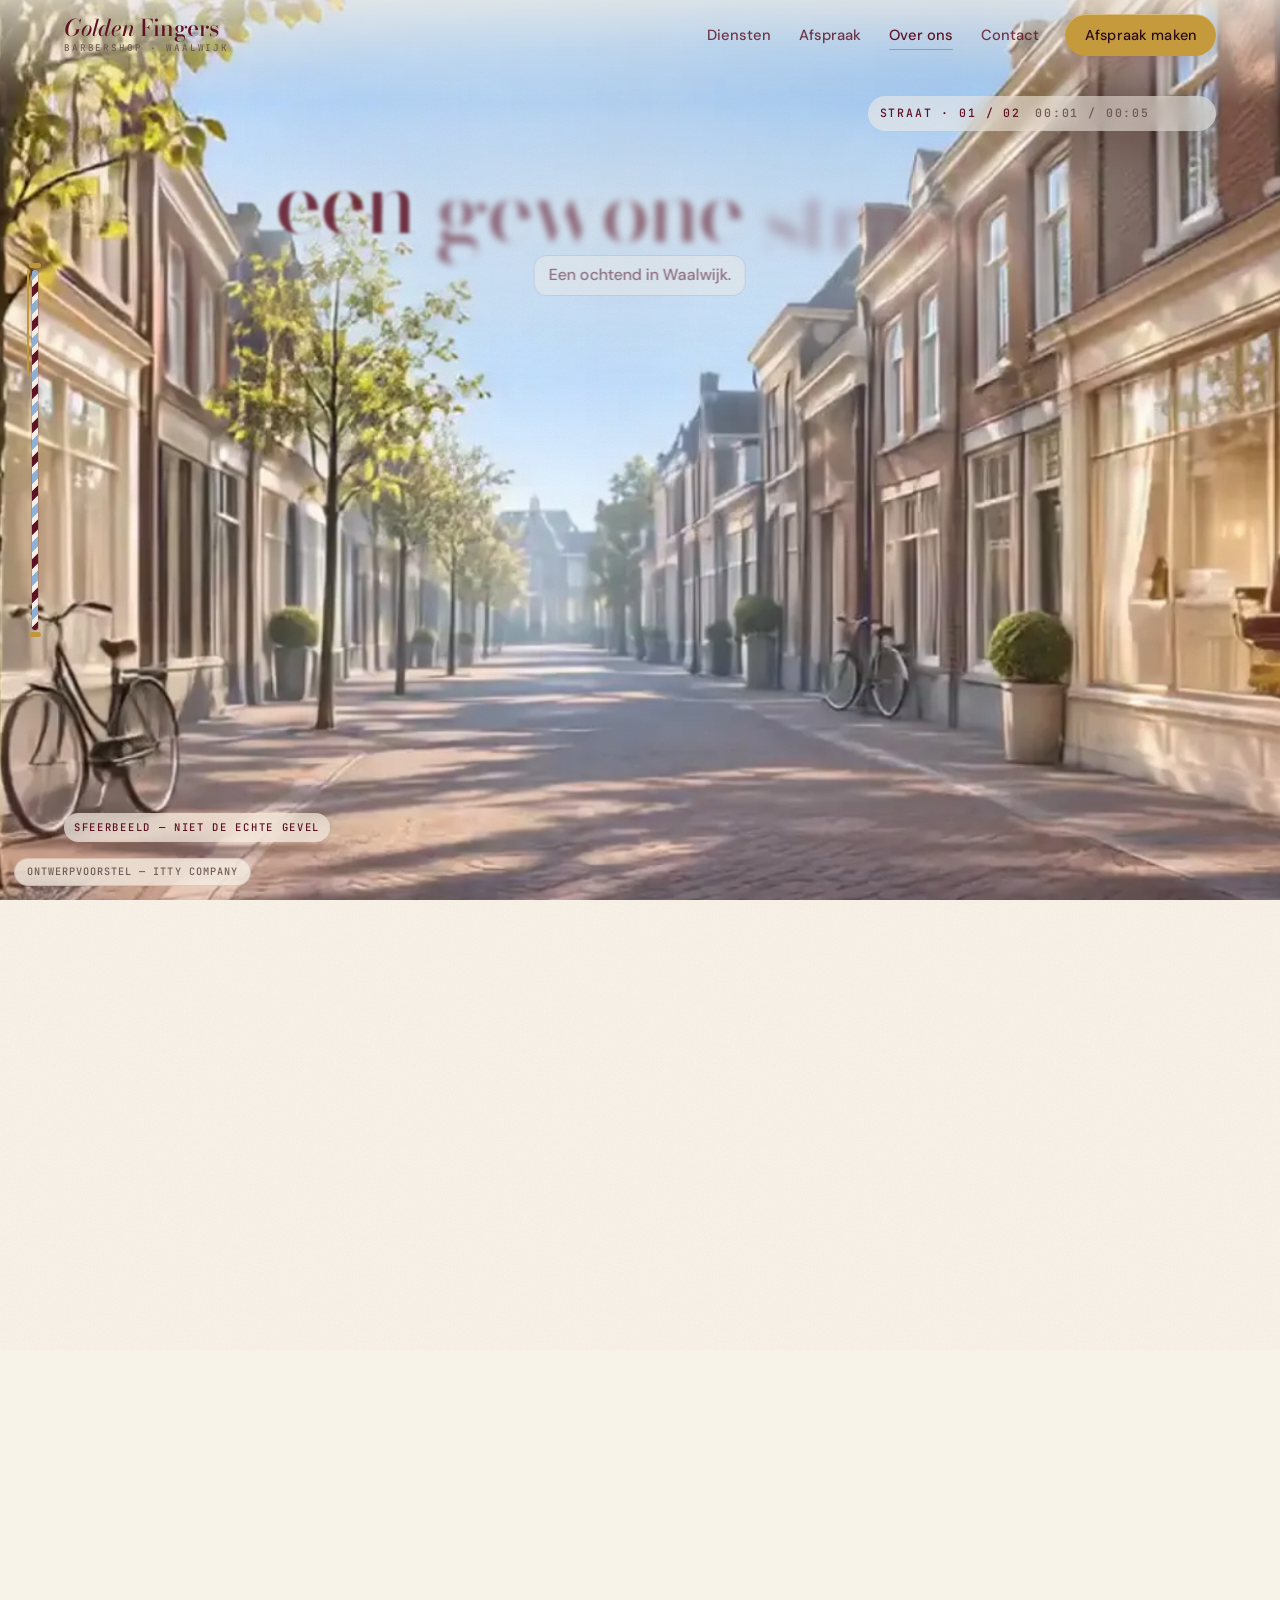
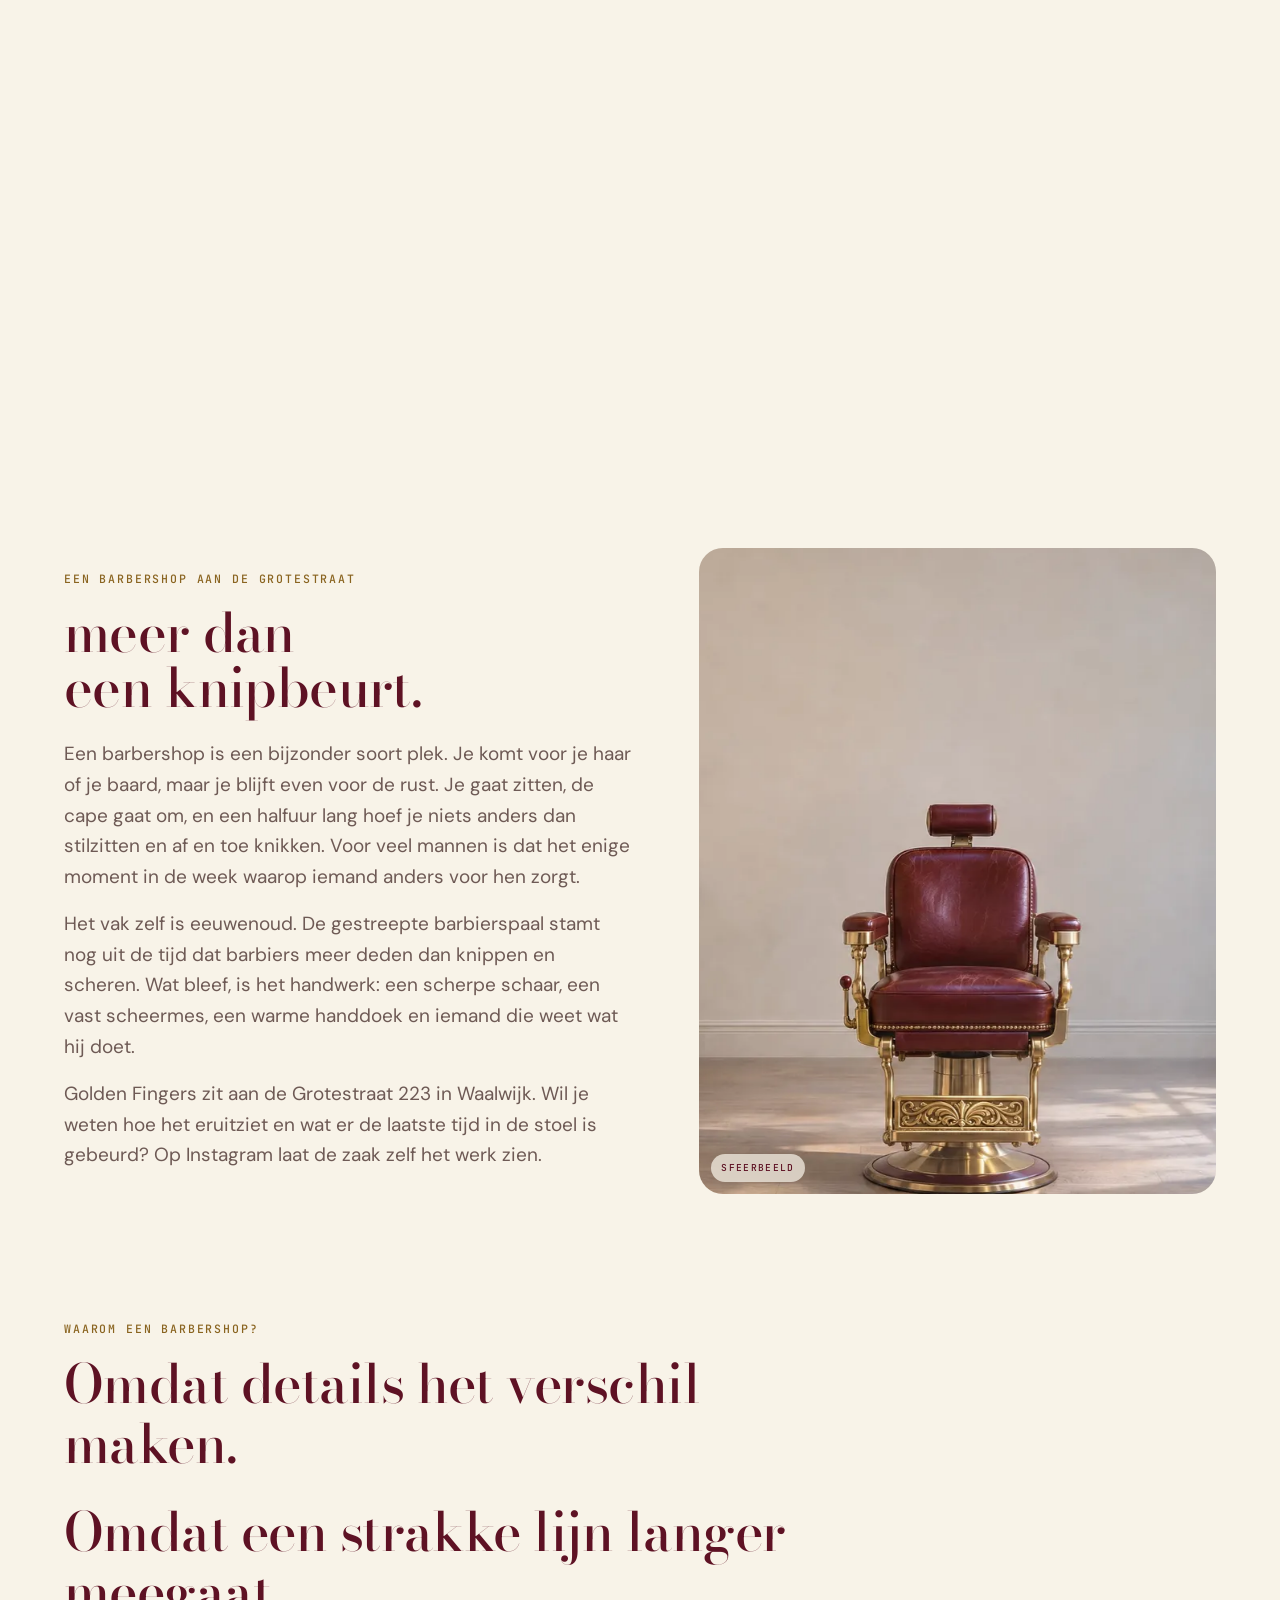
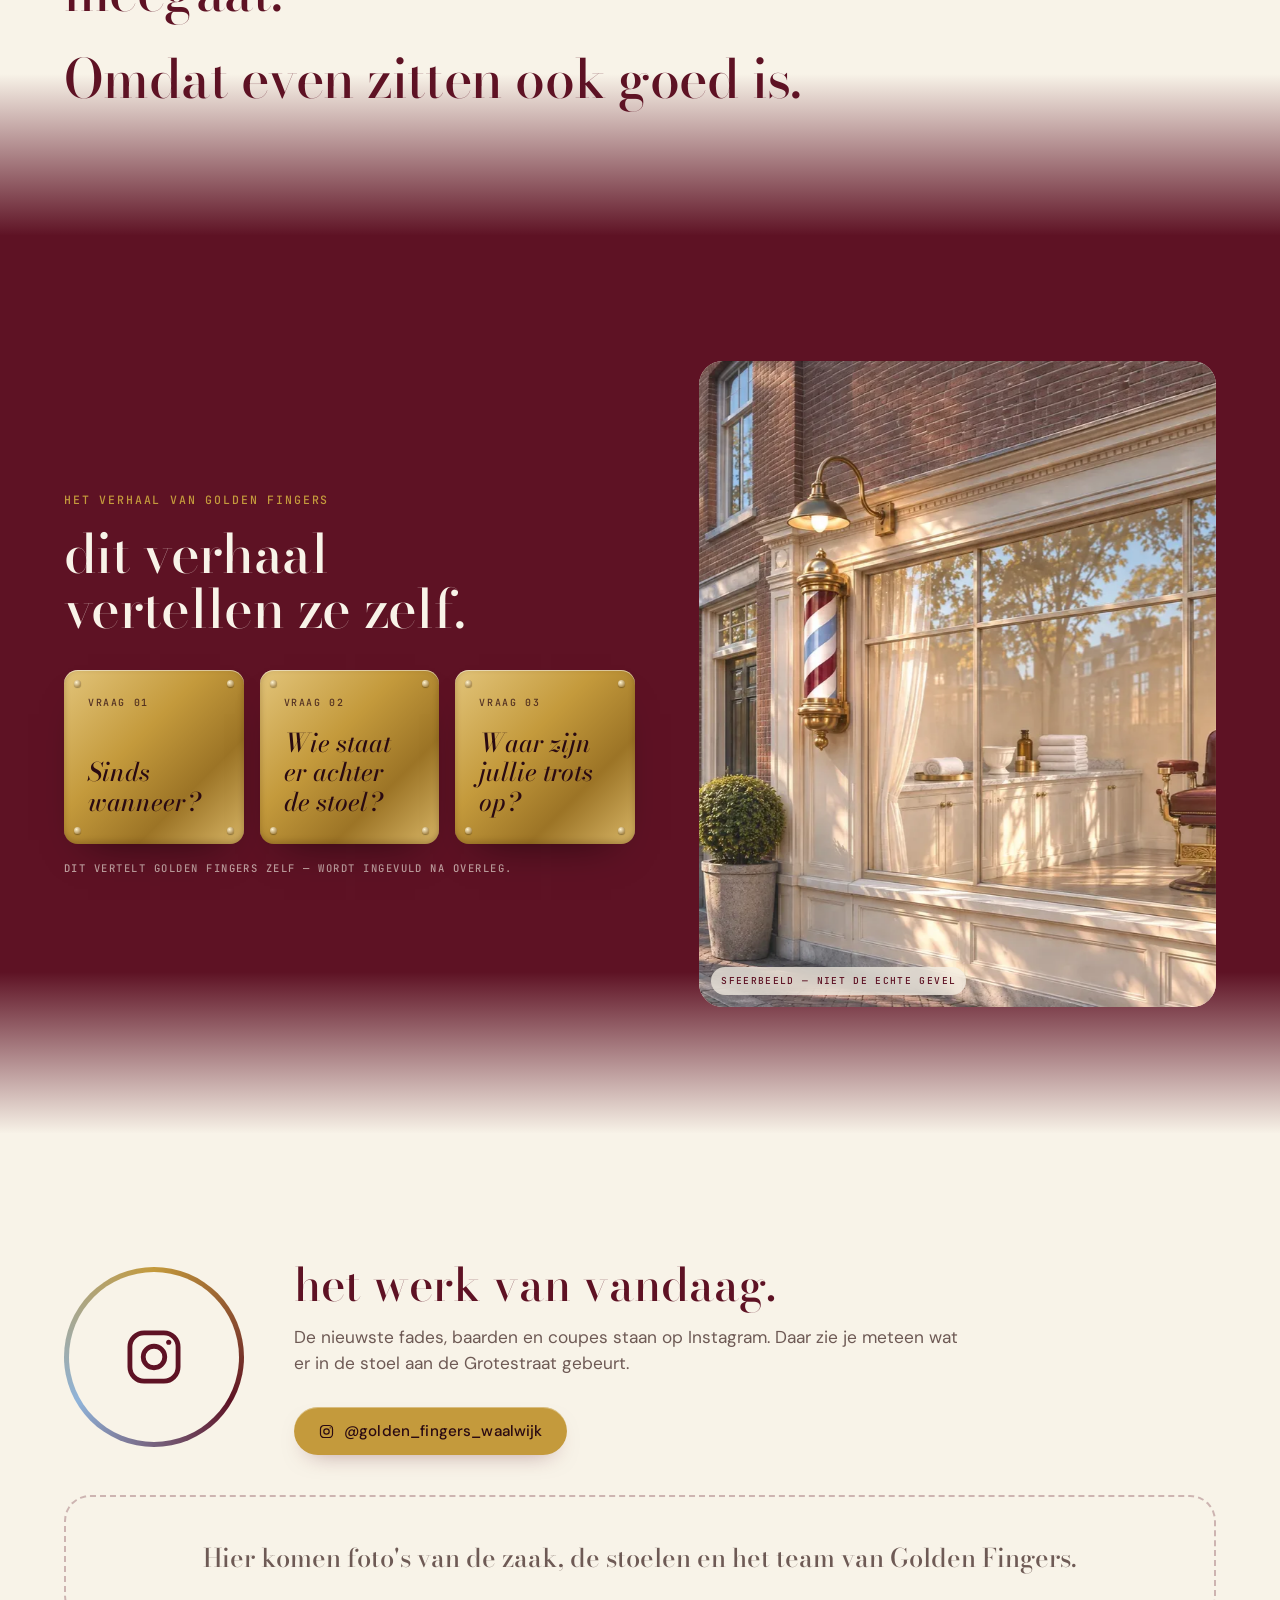
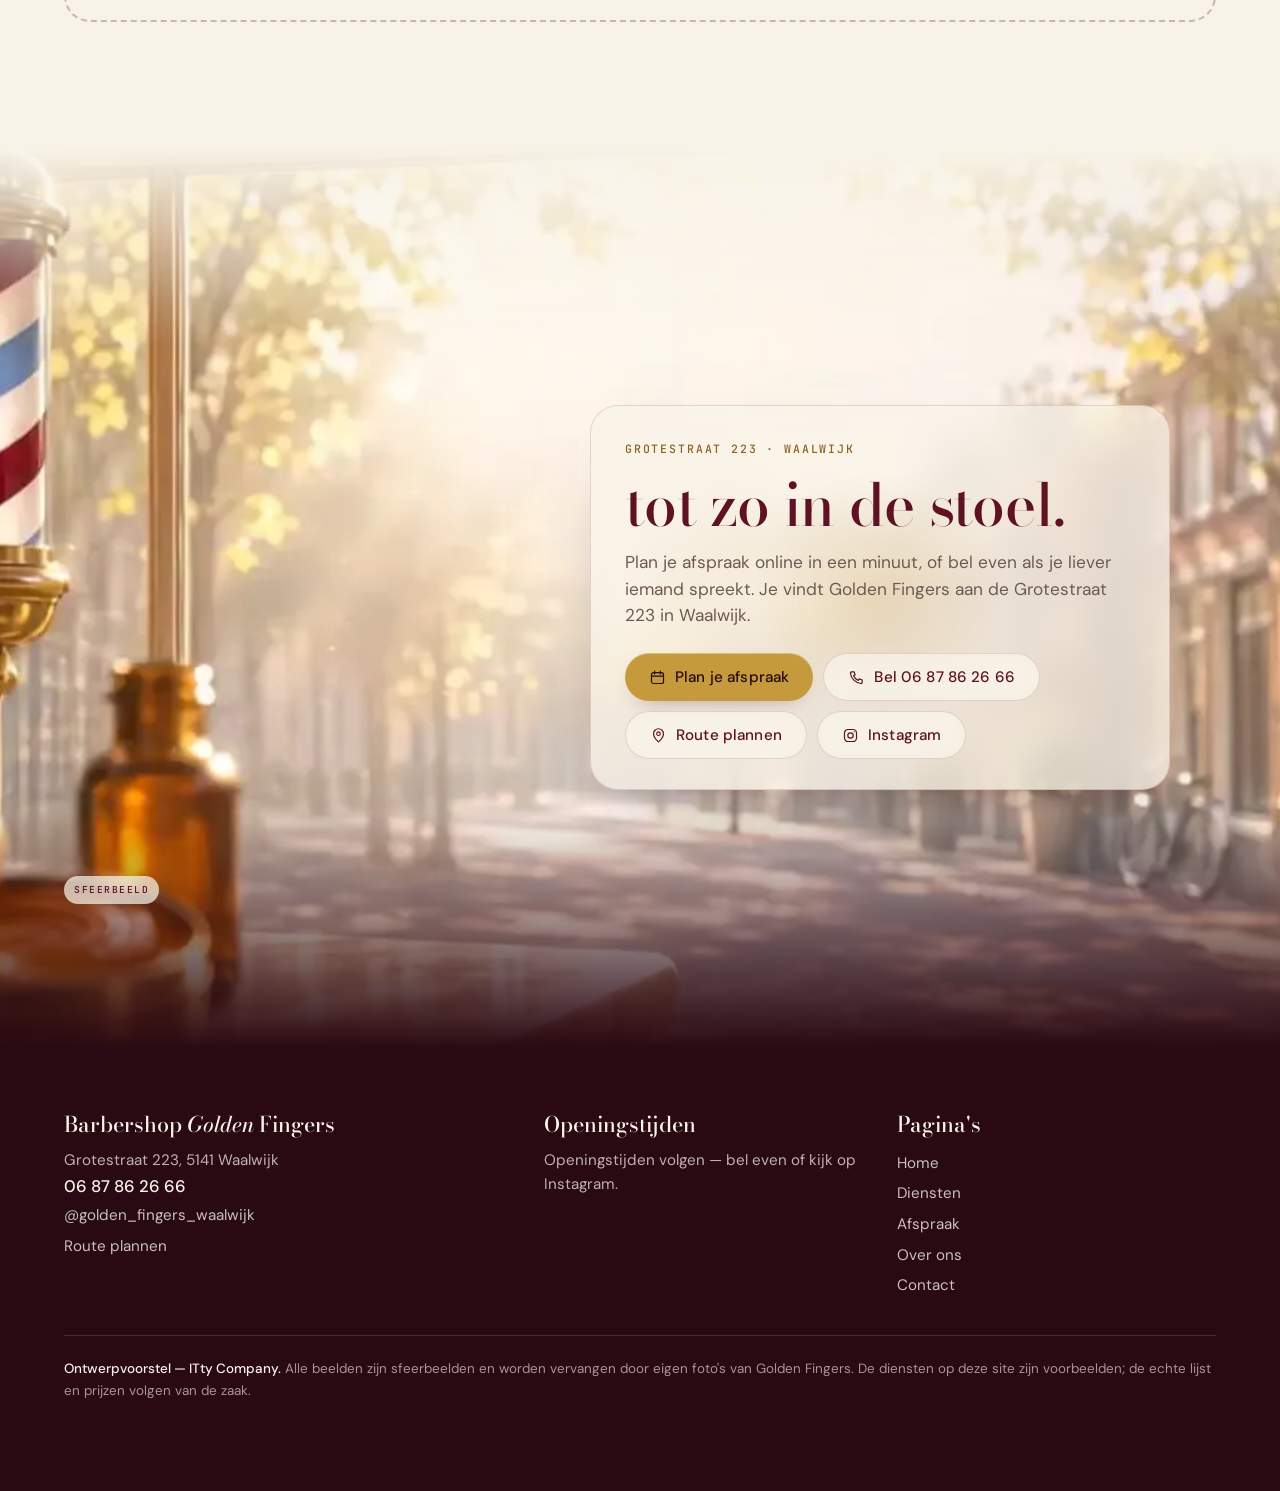
<file: over-ons.html>
<!DOCTYPE html>
<html lang="nl">
<head>
<meta charset="utf-8">
<meta name="viewport" content="width=device-width, initial-scale=1, viewport-fit=cover">
<title>Over ons — Barbershop Golden Fingers, Waalwijk</title>
<meta name="description" content="Barbershop Golden Fingers aan de Grotestraat 223 in Waalwijk: een plek om even te zitten, goed geknipt te worden en weer strak naar buiten te lopen.">
<meta name="theme-color" content="#F8F3E8">
<meta property="og:title" content="Over ons — Barbershop Golden Fingers, Waalwijk">
<meta property="og:description" content="Barbershop Golden Fingers aan de Grotestraat 223 in Waalwijk: een plek om even te zitten, goed geknipt te worden en weer strak naar buiten te lopen.">
<meta property="og:image" content="assets/img/o2.webp">
<meta name="robots" content="noindex">
<link rel="icon" href="data:image/svg+xml,%3Csvg xmlns='http://www.w3.org/2000/svg' viewBox='0 0 32 32'%3E%3Crect width='32' height='32' rx='9' fill='%235E1224'/%3E%3Ccircle cx='10' cy='11' r='3.4' fill='none' stroke='%23C49A3C' stroke-width='2'/%3E%3Ccircle cx='10' cy='21' r='3.4' fill='none' stroke='%23C49A3C' stroke-width='2'/%3E%3Cpath d='M13 12.6 25 21M13 19.4 25 11' stroke='%23F8F3E8' stroke-width='2' stroke-linecap='round'/%3E%3C/svg%3E">
<script>document.documentElement.classList.add('js');try{var d=JSON.parse(sessionStorage.getItem('paal')||'null');if(d){sessionStorage.removeItem('paal');var c=document.documentElement.classList;c.add('pl-closed','pl-noanim');if(d.b)c.add('pl-back');window.__pl=d.l;setTimeout(function(){c.remove('pl-closed')},2200)}}catch(e){}</script>
<link rel="preconnect" href="https://fonts.googleapis.com">
<link rel="preconnect" href="https://fonts.gstatic.com" crossorigin>
<link href="https://fonts.googleapis.com/css2?family=Bodoni+Moda:ital,opsz,wght@0,6..96,500;1,6..96,500&amp;family=DM+Sans:wght@400;500&amp;family=JetBrains+Mono:wght@500&amp;display=swap" rel="stylesheet">
<link rel="stylesheet" href="assets/style.css">
</head>
<body>
<a class="skip" href="#inhoud">Naar inhoud</a>
<header class="hd">
  <a class="logo" href="index.html" aria-label="Barbershop Golden Fingers — home"><span><em>Golden</em> Fingers</span><small>Barbershop · Waalwijk</small></a>
  <nav class="nav" id="menu" aria-label="Hoofdmenu"><a href="diensten.html">Diensten</a><a href="afspraak.html">Afspraak</a><a href="over-ons.html" aria-current="page">Over ons</a><a href="contact.html">Contact</a>
    <div class="mnav"><a class="btn" href="afspraak.html"><svg viewBox="0 0 24 24" fill="none" stroke="currentColor" stroke-width="1.7" stroke-linecap="round" aria-hidden="true"><rect x="3.5" y="5" width="17" height="15.5" rx="3"/><path d="M3.5 10h17M8 3v4M16 3v4"/></svg>Afspraak maken</a><a class="btn ghost" href="tel:+31687862666"><svg viewBox="0 0 24 24" fill="none" stroke="currentColor" stroke-width="1.7" stroke-linecap="round" stroke-linejoin="round" aria-hidden="true"><path d="M5 4h3.5l1.6 4.2-2.2 1.4a11 11 0 0 0 6.5 6.5l1.4-2.2L20 15.5V19a1.5 1.5 0 0 1-1.6 1.5C10.6 20 4 13.4 3.5 5.6A1.5 1.5 0 0 1 5 4z"/></svg>Bel 06 87 86 26 66</a><a class="btn ghost" href="https://www.instagram.com/golden_fingers_waalwijk/" target="_blank" rel="noopener"><svg viewBox="0 0 24 24" fill="none" stroke="currentColor" stroke-width="1.7" aria-hidden="true"><rect x="3.5" y="3.5" width="17" height="17" rx="5"/><circle cx="12" cy="12" r="3.8"/><circle cx="17.2" cy="6.8" r=".9" fill="currentColor" stroke="none"/></svg>Instagram</a><p>Grotestraat 223, Waalwijk</p></div>
  </nav>
  <a class="btn pill" href="afspraak.html">Afspraak maken</a>
  <button class="burger" type="button" aria-label="Menu" aria-expanded="false" aria-controls="menu"><span></span><span></span><span></span></button>
</header>
<main id="inhoud">
<section class="film" data-src="assets/film-over.mp4" data-src-m="assets/film-over-m.mp4" data-poster-m="assets/img/film-over-m-0.webp" data-hud="Straat" data-dur="5" style="--m:3" aria-label="Een straat in Waalwijk, en daar draait de barbierspaal">
  <div class="stage">
    <video poster="assets/img/film-over-0.webp" muted playsinline preload="none" aria-hidden="true"></video>
    <div class="vignette"></div>
    <canvas class="fx" aria-hidden="true"></canvas>
    <div class="fhero">
      <div class="top sky"><span class="chip">Barbershop in Waalwijk</span><h1>een barbershop om de hoek.</h1></div>
      <div class="low left glow-follow"><p class="lead">Golden Fingers is een barbershop aan de Grotestraat in Waalwijk. Een plek om even te zitten, goed geknipt te worden en weer strak naar buiten te lopen.</p><div class="row"><a class="btn" href="afspraak.html"><svg viewBox="0 0 24 24" fill="none" stroke="currentColor" stroke-width="1.7" stroke-linecap="round" aria-hidden="true"><rect x="3.5" y="5" width="17" height="15.5" rx="3"/><path d="M3.5 10h17M8 3v4M16 3v4"/></svg>Plan je afspraak</a><a class="btn ghost" href="diensten.html">Bekijk diensten</a></div></div>
    </div>
    <div class="ftitle tc" aria-live="polite"><h2></h2><p></p></div>
    <div class="hud mono" aria-hidden="true"><span class="hl">Straat · 01 / 02</span><span class="sf">Sfeerbeeld — niet de echte gevel</span><span class="tc">00:00 / 00:05</span><span class="load"><s></s></span></div>
    <div class="pole" aria-hidden="true"><i></i></div>
    <span class="ftag mono">Sfeerbeeld — niet de echte gevel</span>
    <div class="fhint c">scroll — naar de grotestraat</div>
    <div class="fade"></div>
  </div>
  <ol class="fstills"><li><picture><source media="(max-width:760px)" srcset="assets/img/o1-m.webp"><img src="assets/img/o1.webp" alt="" loading="lazy"></picture><div class="box"><span class="chip">Barbershop in Waalwijk</span><h1 style="margin-top:14px">een barbershop om de hoek.</h1><p class="lead">Golden Fingers is een barbershop aan de Grotestraat in Waalwijk. Een plek om even te zitten, goed geknipt te worden en weer strak naar buiten te lopen.</p><div class="row"><a class="btn" href="afspraak.html"><svg viewBox="0 0 24 24" fill="none" stroke="currentColor" stroke-width="1.7" stroke-linecap="round" aria-hidden="true"><rect x="3.5" y="5" width="17" height="15.5" rx="3"/><path d="M3.5 10h17M8 3v4M16 3v4"/></svg>Plan je afspraak</a><a class="btn ghost" href="diensten.html">Bekijk diensten</a></div><h2 style="margin-top:22px">een gewone straat.</h2><p class="note">Een ochtend in Waalwijk.</p></div><span class="cap mono">Sfeerbeeld — niet de echte gevel</span></li><li><picture><source media="(max-width:760px)" srcset="assets/img/o2-m.webp"><img src="assets/img/o2.webp" alt="" loading="lazy"></picture><div class="box"><h2>en daar draait de paal.</h2><p class="note">Een barbershop herken je van ver.</p></div><span class="cap mono">Sfeerbeeld — niet de echte gevel</span></li></ol>
  <script type="application/json">[{"t": "een gewone straat.", "s": "Een ochtend in Waalwijk.", "fx": "dust", "cool": 1, "at": 1.1, "pos": "tc", "cx": 0.62}, {"t": "en daar draait de paal.", "s": "Een barbershop herken je van ver.", "fx": "dust", "at": 4.95, "pos": "tr", "cx": 0.45}]</script>
</section>

<section class="bg-foam">
  <div class="wrap split">
    <div>
      <span class="eyebrow">Een barbershop aan de Grotestraat</span>
      <h2 class="words">meer dan een knipbeurt.</h2>
      <div class="prose rv">
        <p>Een barbershop is een bijzonder soort plek. Je komt voor je haar of je baard, maar je blijft even voor de rust. Je gaat zitten, de cape gaat om, en een halfuur lang hoef je niets anders dan stilzitten en af en toe knikken. Voor veel mannen is dat het enige moment in de week waarop iemand anders voor hen zorgt.</p>
        <p>Het vak zelf is eeuwenoud. De gestreepte barbierspaal stamt nog uit de tijd dat barbiers meer deden dan knippen en scheren. Wat bleef, is het handwerk: een scherpe schaar, een vast scheermes, een warme handdoek en iemand die weet wat hij doet.</p>
        <p>Golden Fingers zit aan de Grotestraat 223 in Waalwijk. Wil je weten hoe het eruitziet en wat er de laatste tijd in de stoel is gebeurd? Op Instagram laat de zaak zelf het werk zien.</p>
      </div>
    </div>
    <figure class="fig rv" style="aspect-ratio:4/5;--d:1"><img data-par="60" src="assets/img/k1.webp" alt="Lege barbershop in het ochtendlicht met een bordeauxrode stoel" loading="lazy" style="object-position:50% 50%"><figcaption class="cap mono">Sfeerbeeld</figcaption></figure>
  </div>
</section>

<section class="bg-foam seam-bot" style="--to:var(--bordeaux);padding-top:0">
  <div class="wrap">
    <span class="eyebrow">Waarom een barbershop?</span>
    <div class="fill"><p>Omdat details het verschil maken.</p><p>Omdat een strakke lijn langer meegaat.</p><p>Omdat even zitten ook goed is.</p></div>
  </div>
</section>

<section class="dark-band seam-bot" style="--to:var(--foam)">
  <canvas class="dust" data-k="gold" aria-hidden="true"></canvas>
  <div class="wrap split">
    <div>
      <span class="eyebrow">Het verhaal van Golden Fingers</span>
      <h2 class="words">dit verhaal vertellen ze zelf.</h2>
      <div class="plaques"><div class="plaque rv" style="--d:0"><i></i><i></i><i></i><i></i><span>Vraag 01</span><b>Sinds wanneer?</b></div><div class="plaque rv" style="--d:1"><i></i><i></i><i></i><i></i><span>Vraag 02</span><b>Wie staat er achter de stoel?</b></div><div class="plaque rv" style="--d:2"><i></i><i></i><i></i><i></i><span>Vraag 03</span><b>Waar zijn jullie trots op?</b></div></div>
      <p class="note rv">Dit vertelt Golden Fingers zelf — wordt ingevuld na overleg.</p>
    </div>
    <figure class="fig breathe rv" style="aspect-ratio:4/5;--d:1"><picture><source media="(max-width:760px)" srcset="assets/img/o2-m.webp"><img src="assets/img/o2.webp" alt="Etalage van een barbershop met een gestreepte barbierspaal" loading="lazy" style="object-position:62% 50%"></picture><figcaption class="cap mono">Sfeerbeeld — niet de echte gevel</figcaption></figure>
  </div>
</section>

<section class="bg-foam">
  <div class="wrap">
    <div class="igblock">
      <div class="igring rv" aria-hidden="true"><span><svg viewBox="0 0 24 24" fill="none" stroke="currentColor" stroke-width="1.7" aria-hidden="true"><rect x="3.5" y="3.5" width="17" height="17" rx="5"/><circle cx="12" cy="12" r="3.8"/><circle cx="17.2" cy="6.8" r=".9" fill="currentColor" stroke="none"/></svg></span></div>
      <div>
        <h3 class="words" style="font-size:clamp(2rem,3.6vw,3.2rem)">het werk van vandaag.</h3>
        <p class="lead rv" style="margin-top:14px">De nieuwste fades, baarden en coupes staan op Instagram. Daar zie je meteen wat er in de stoel aan de Grotestraat gebeurt.</p>
        <div class="row rv"><a class="btn" href="https://www.instagram.com/golden_fingers_waalwijk/" target="_blank" rel="noopener"><svg viewBox="0 0 24 24" fill="none" stroke="currentColor" stroke-width="1.7" aria-hidden="true"><rect x="3.5" y="3.5" width="17" height="17" rx="5"/><circle cx="12" cy="12" r="3.8"/><circle cx="17.2" cy="6.8" r=".9" fill="currentColor" stroke="none"/></svg>@golden_fingers_waalwijk</a></div>
      </div>
    </div>
    <p class="placeholder rv">Hier komen foto's van de zaak, de stoelen en het team van Golden Fingers.</p>
  </div>
</section>
<section class="finale " style="--from:var(--foam)" aria-label="Tot zo">
  <div class="bg"><div class="kbw" data-kb><img src="assets/img/loop-contact-0.webp" alt="" loading="lazy"><video data-auto data-src="assets/loop-contact.mp4" poster="assets/img/loop-contact-0.webp" muted playsinline loop preload="none" aria-hidden="true"></video></div></div>
  <canvas class="dust" data-k="warm" aria-hidden="true"></canvas>
  <span class="cap mono">Sfeerbeeld</span>
  <div class="wrap"><div class="box glow-follow">
    <span class="eyebrow">Grotestraat 223 · Waalwijk</span>
    <h2 class="words">tot zo in de stoel.</h2>
    <p class="lead rv">Plan je afspraak online in een minuut, of bel even als je liever iemand spreekt. Je vindt Golden Fingers aan de Grotestraat 223 in Waalwijk.</p>
    <div class="row rv" style="--d:1"><a class="btn" href="afspraak.html"><svg viewBox="0 0 24 24" fill="none" stroke="currentColor" stroke-width="1.7" stroke-linecap="round" aria-hidden="true"><rect x="3.5" y="5" width="17" height="15.5" rx="3"/><path d="M3.5 10h17M8 3v4M16 3v4"/></svg>Plan je afspraak</a><a class="btn ghost" href="tel:+31687862666"><svg viewBox="0 0 24 24" fill="none" stroke="currentColor" stroke-width="1.7" stroke-linecap="round" stroke-linejoin="round" aria-hidden="true"><path d="M5 4h3.5l1.6 4.2-2.2 1.4a11 11 0 0 0 6.5 6.5l1.4-2.2L20 15.5V19a1.5 1.5 0 0 1-1.6 1.5C10.6 20 4 13.4 3.5 5.6A1.5 1.5 0 0 1 5 4z"/></svg>Bel 06 87 86 26 66</a><a class="btn ghost" href="https://www.google.com/maps/search/?api=1&amp;query=Grotestraat+223+5141+Waalwijk" target="_blank" rel="noopener"><svg viewBox="0 0 24 24" fill="none" stroke="currentColor" stroke-width="1.7" aria-hidden="true"><path d="M12 21s-7-6.2-7-11.5A7 7 0 0 1 19 9.5C19 14.8 12 21 12 21z"/><circle cx="12" cy="9.5" r="2.5"/></svg>Route plannen</a><a class="btn ghost" href="https://www.instagram.com/golden_fingers_waalwijk/" target="_blank" rel="noopener"><svg viewBox="0 0 24 24" fill="none" stroke="currentColor" stroke-width="1.7" aria-hidden="true"><rect x="3.5" y="3.5" width="17" height="17" rx="5"/><circle cx="12" cy="12" r="3.8"/><circle cx="17.2" cy="6.8" r=".9" fill="currentColor" stroke="none"/></svg>Instagram</a></div>
  </div></div>
</section>
</main>
<footer>
  <div class="wrap">
    <div><b>Barbershop <em>Golden</em> Fingers</b>Grotestraat 223, 5141 Waalwijk<a class="tel" href="tel:+31687862666">06 87 86 26 66</a><a href="https://www.instagram.com/golden_fingers_waalwijk/" target="_blank" rel="noopener">@golden_fingers_waalwijk</a><a href="https://www.google.com/maps/search/?api=1&amp;query=Grotestraat+223+5141+Waalwijk" target="_blank" rel="noopener">Route plannen</a></div>
    <div><b>Openingstijden</b>Openingstijden volgen — bel even of kijk op Instagram.</div>
    <div><b>Pagina's</b><a href="index.html">Home</a><a href="diensten.html">Diensten</a><a href="afspraak.html">Afspraak</a><a href="over-ons.html">Over ons</a><a href="contact.html">Contact</a></div>
    <p class="demo"><strong>Ontwerpvoorstel — ITty Company.</strong> Alle beelden zijn sfeerbeelden en worden vervangen door eigen foto's van Golden Fingers. De diensten op deze site zijn voorbeelden; de echte lijst en prijzen volgen van de zaak.</p>
  </div>
</footer>
<div class="ctabar"><a class="btn" href="afspraak.html"><svg viewBox="0 0 24 24" fill="none" stroke="currentColor" stroke-width="1.7" stroke-linecap="round" aria-hidden="true"><rect x="3.5" y="5" width="17" height="15.5" rx="3"/><path d="M3.5 10h17M8 3v4M16 3v4"/></svg>Afspraak</a><a class="btn ghost" href="tel:+31687862666"><svg viewBox="0 0 24 24" fill="none" stroke="currentColor" stroke-width="1.7" stroke-linecap="round" stroke-linejoin="round" aria-hidden="true"><path d="M5 4h3.5l1.6 4.2-2.2 1.4a11 11 0 0 0 6.5 6.5l1.4-2.2L20 15.5V19a1.5 1.5 0 0 1-1.6 1.5C10.6 20 4 13.4 3.5 5.6A1.5 1.5 0 0 1 5 4z"/></svg>Bel</a></div>
<div class="grain" aria-hidden="true"></div>
<div class="demo-pill">Ontwerpvoorstel — ITty Company</div>
<div id="paal" aria-hidden="true"><div class="strips"><i style="--k:0"></i><i style="--k:1"></i><i style="--k:2"></i><i style="--k:3"></i><i style="--k:4"></i><i style="--k:5"></i><i style="--k:6"></i><i style="--k:7"></i><i style="--k:8"></i><i style="--k:9"></i><i style="--k:10"></i><i style="--k:11"></i></div><div class="lbl"></div></div>
<script src="assets/vendor/lenis.min.js"></script>
<script src="assets/site.js"></script>
</body>
</html>
</file>
<file: assets/style.css>
/* Barbershop Golden Fingers — «Bladgoud & Bordeaux». Light airy world: foam base, bordeaux text, leaf-gold accent as fill, morning-sky blue as second accent. */
:root{
  --bordeaux:#5E1224;--gold:#C49A3C;--sky:#8FB3D9;--foam:#F8F3E8;--marble:#EDE6DA;
  --gold-ink:#8A6420;--muted:#6E5A55;--bordeaux-2:#2A0A12;
  --glass:rgba(248,243,232,.72);--glass-b:rgba(94,18,36,.14);--line:rgba(94,18,36,.13);
  --gold-glow:rgba(196,154,60,.4);
  --f-display:"Bodoni Moda","Didot",Georgia,serif;--f-text:"DM Sans",system-ui,sans-serif;--f-mono:"JetBrains Mono",ui-monospace,monospace;
  --h-chapter:clamp(2.6rem,1.4rem + 5.2vw,7.2rem);--h1:clamp(2.8rem,1.6rem + 5vw,6.4rem);--h2:clamp(2rem,1.3rem + 2.6vw,3.6rem);--h3:clamp(1.35rem,1.1rem + .9vw,1.9rem);
  --pad:clamp(16px,5vw,72px);--ease:cubic-bezier(.2,.7,.2,1);
  --pole:repeating-linear-gradient(-45deg,var(--bordeaux) 0 7px,var(--foam) 7px 12px,var(--sky) 12px 19px,var(--foam) 19px 24px)
}
*{box-sizing:border-box;margin:0;padding:0}
[hidden]{display:none!important}
html{background:var(--foam);-webkit-text-size-adjust:100%}
body{background:var(--foam);color:var(--bordeaux);font:400 clamp(1.0625rem,1rem + .25vw,1.1875rem)/1.62 var(--f-text);overflow-x:hidden;-webkit-font-smoothing:antialiased}
html,body{overflow-x:clip}
img,video,canvas,svg{display:block;max-width:100%}
a{color:inherit}
button,input,textarea,select{font:inherit;color:inherit}
:focus-visible{outline:2px solid var(--gold-ink);outline-offset:3px;border-radius:6px}
.sr{position:absolute!important;width:1px;height:1px;overflow:hidden;clip-path:inset(50%);white-space:nowrap}
.skip{position:fixed;left:12px;top:-60px;z-index:130;background:var(--bordeaux);color:var(--foam);padding:10px 16px;border-radius:10px;font:500 .8rem var(--f-mono)}
.skip:focus{top:12px}
h1,h2,h3,.h1,.h2{font-family:var(--f-display);font-weight:500;font-optical-sizing:auto;text-wrap:balance}
h1,.h1{font-size:var(--h1);line-height:.98;letter-spacing:-.015em}
h2,.h2{font-size:var(--h2);line-height:1.02;letter-spacing:-.012em}
h3{font-size:var(--h3);line-height:1.1}
h1 em,h2 em{font-style:italic}
.mono,.cap,.chip,.eyebrow,.hud,.note{font-family:var(--f-mono);font-weight:500;text-transform:uppercase;letter-spacing:.16em;font-variant-numeric:tabular-nums}

/* ---------- grain, vignette, demo pill ---------- */
.grain{position:fixed;inset:-50%;z-index:44;pointer-events:none;opacity:.045;mix-blend-mode:multiply;
  background-image:url("data:image/svg+xml,%3Csvg xmlns='http://www.w3.org/2000/svg' width='180' height='180'%3E%3Cfilter id='n'%3E%3CfeTurbulence type='fractalNoise' baseFrequency='.9' numOctaves='2' stitchTiles='stitch'/%3E%3CfeColorMatrix values='0 0 0 0 .37 0 0 0 0 .07 0 0 0 0 .14 0 0 0 1.4 -.2'/%3E%3C/filter%3E%3Crect width='180' height='180' filter='url(%23n)'/%3E%3C/svg%3E");
  animation:grain .9s steps(4) infinite}
@keyframes grain{0%{transform:translate(0,0)}25%{transform:translate(-4%,3%)}50%{transform:translate(3%,-2%)}75%{transform:translate(-2%,-4%)}}
.demo-pill{position:fixed;left:14px;bottom:14px;z-index:46;font:500 .64rem/1 var(--f-mono);letter-spacing:.1em;text-transform:uppercase;padding:8px 12px;border-radius:999px;
  background-color:var(--glass);border:1px solid var(--glass-b);color:var(--muted);backdrop-filter:blur(12px);-webkit-backdrop-filter:blur(12px);pointer-events:none}

/* ---------- header ---------- */
.hd{position:fixed;inset:0 0 auto;z-index:50;display:flex;align-items:center;gap:26px;padding:14px var(--pad);transition:background .4s,box-shadow .4s}
.hd::before{content:"";position:absolute;inset:0 0 -34px;z-index:-1;pointer-events:none;background:linear-gradient(rgba(248,243,232,.72),rgba(248,243,232,0));transition:opacity .4s}
.hd.solid{background-color:rgba(248,243,232,.8);backdrop-filter:blur(14px);-webkit-backdrop-filter:blur(14px);box-shadow:0 1px 0 var(--line)}
.hd.solid::before{opacity:0}
.logo{text-decoration:none;margin-right:auto;display:flex;flex-direction:column;line-height:1}
.logo span{font:500 23px/1 var(--f-display);letter-spacing:-.01em;white-space:nowrap}
.logo em{font-style:italic}
.logo small{display:block;margin-top:5px;font:500 .58rem/1 var(--f-mono);letter-spacing:.2em;text-transform:uppercase;color:var(--muted)}
.nav{display:flex;gap:28px;align-items:center}
.nav>a{font:500 .92rem/1 var(--f-text);color:var(--bordeaux);text-decoration:none;position:relative;padding:8px 0;opacity:.82;transition:opacity .3s}
.nav>a::after{content:"";position:absolute;left:0;right:0;bottom:0;height:1.5px;border-radius:2px;background:var(--gold);transform:scaleX(0);transform-origin:left;transition:transform .35s var(--ease)}
.nav>a:hover,.nav>a[aria-current]{opacity:1}
.nav>a:hover::after,.nav>a[aria-current]::after{transform:scaleX(1)}
.nav .mnav{display:none}
.burger{display:none;width:46px;height:46px;border-radius:50%;background-color:var(--glass);border:1px solid var(--glass-b);cursor:pointer;backdrop-filter:blur(10px);-webkit-backdrop-filter:blur(10px)}
.burger span{display:block;width:18px;height:1.6px;background:var(--bordeaux);margin:4.5px auto;border-radius:2px;transition:transform .3s,opacity .3s}
.menu-open .burger span:nth-child(1){transform:translateY(6px) rotate(45deg)}
.menu-open .burger span:nth-child(2){opacity:0}
.menu-open .burger span:nth-child(3){transform:translateY(-6px) rotate(-45deg)}

/* ---------- buttons ---------- */
.btn{position:relative;overflow:hidden;isolation:isolate;display:inline-flex;align-items:center;justify-content:center;gap:9px;min-height:48px;padding:13px 24px;border-radius:999px;border:0;
  background:var(--gold);color:var(--bordeaux-2);font:500 .95rem/1 var(--f-text);letter-spacing:.01em;text-decoration:none;cursor:pointer;white-space:nowrap;
  box-shadow:inset 0 1px 0 rgba(255,255,255,.35),0 10px 24px -14px rgba(94,18,36,.5);transition:transform .25s var(--ease),box-shadow .25s,background .25s}
.btn::after{content:"";position:absolute;z-index:-1;top:0;bottom:0;left:-70%;width:45%;background:linear-gradient(100deg,transparent,rgba(255,250,235,.7),transparent);transform:skewX(-18deg);animation:shine 7s var(--ease) infinite}
.btn:hover{transform:translateY(-2px);box-shadow:0 14px 30px -12px var(--gold-glow)}
.btn:hover::after{animation:shine-h .8s var(--ease)}
@keyframes shine{0%,82%{left:-70%}100%{left:130%}}
@keyframes shine-h{from{left:-70%}to{left:130%}}
.btn.ghost{background-color:var(--glass);color:var(--bordeaux);border:1px solid var(--glass-b);backdrop-filter:blur(10px);-webkit-backdrop-filter:blur(10px);box-shadow:none}
.btn.ghost::after{animation:none;background:linear-gradient(100deg,transparent,rgba(196,154,60,.25),transparent)}
.btn.ghost:hover{background:var(--foam);box-shadow:0 10px 24px -14px rgba(94,18,36,.4)}
.btn.ghost:hover::after{animation:shine-h .8s var(--ease)}
.btn.dark{background:var(--bordeaux);color:var(--foam)}
.btn.sm{min-height:40px;padding:10px 16px;font-size:.86rem}
.btn svg{width:17px;height:17px;flex:none}
.pill{min-height:42px;padding:10px 20px;font-size:.9rem}
.wa-wrap{display:inline-flex;flex-direction:column;align-items:center;gap:6px}
.wa-note{font:500 .6rem/1 var(--f-mono);letter-spacing:.14em;text-transform:uppercase;color:var(--muted)}
.btn[aria-disabled=true]{opacity:.75}

@media (max-width:980px){
  .hd{gap:10px;padding-top:12px;padding-bottom:12px}
  .burger{display:block}
  .hd .pill{display:none}
  .nav{position:fixed;inset:0;z-index:-1;flex-direction:column;justify-content:center;align-items:flex-start;gap:4px;padding:96px 24px 32px;background:var(--foam);
    opacity:0;pointer-events:none;transition:opacity .35s,clip-path .55s var(--ease);clip-path:circle(0 at calc(100% - 40px) 36px)}
  .nav::before{content:"";position:absolute;right:28px;top:96px;width:8px;height:40vh;border-radius:8px;background:var(--pole);background-size:34px 34px;opacity:.75;animation:pole 3s linear infinite}
  .menu-open .nav{opacity:1;pointer-events:auto;clip-path:circle(150% at calc(100% - 40px) 36px)}
  .nav>a{font:500 clamp(2.3rem,10vw,3.2rem)/1.15 var(--f-display);letter-spacing:-.01em;opacity:1}
  .nav>a::after{display:none}
  .nav .mnav{display:flex;flex-direction:column;gap:10px;margin-top:auto;width:100%}
  .nav .mnav .btn{width:100%}
  .nav .mnav p{font:500 .68rem/1.4 var(--f-mono);letter-spacing:.14em;text-transform:uppercase;color:var(--muted);margin-top:6px}
  .logo span{font-size:19px}
  .logo small{font-size:.52rem}
}
@keyframes pole{to{background-position:0 34px}}

/* ---------- mobile CTA bar ---------- */
.ctabar{display:none}
@media (max-width:760px){
  .ctabar{position:fixed;left:10px;right:10px;bottom:calc(10px + env(safe-area-inset-bottom,0px));z-index:60;display:grid;grid-template-columns:1.4fr 1fr;gap:8px;padding:8px;border-radius:20px;
    background-color:rgba(248,243,232,.86);border:1px solid var(--glass-b);backdrop-filter:blur(16px);-webkit-backdrop-filter:blur(16px);box-shadow:0 18px 40px -20px rgba(42,10,18,.5);transition:transform .45s var(--ease)}
  .ctabar .btn{min-height:46px;width:100%}
  .menu-open .ctabar{transform:translateY(140%)}
  footer{padding-bottom:110px!important}
}

/* ---------- scroll film ---------- */
.film{position:relative;height:calc((var(--m) - .3) * 112vh + 100vh)}
.stage{position:sticky;top:0;height:100vh;height:100svh;overflow:hidden;background:var(--marble)}
.stage video{position:absolute;inset:0;width:100%;height:100%;object-fit:cover;transform-origin:50% 45%;will-change:transform}
.stage .vignette{position:absolute;inset:0;z-index:1;pointer-events:none;background:radial-gradient(ellipse 85% 80% at 50% 50%,transparent 58%,rgba(94,18,36,.16) 100%)}
.stage .fade{position:absolute;inset:0;z-index:6;pointer-events:none;background:linear-gradient(transparent 40%,var(--foam) 96%);opacity:0}
.stage canvas.fx{position:absolute;inset:0;width:100%;height:100%;pointer-events:none;z-index:3}
.bigword{position:absolute;z-index:2;inset:0;pointer-events:none;
  -webkit-mask:linear-gradient(#000,#000),var(--hole) no-repeat;mask:linear-gradient(#000,#000),var(--hole) no-repeat;
  -webkit-mask-composite:xor;mask-composite:exclude;-webkit-mask-position:0 0,var(--hx,0) var(--hy,0);mask-position:0 0,var(--hx,0) var(--hy,0);
  -webkit-mask-size:100% 100%,var(--hw,0) var(--hh,0);mask-size:100% 100%,var(--hw,0) var(--hh,0);
  --hole:url("data:image/svg+xml,%3Csvg xmlns='http://www.w3.org/2000/svg' viewBox='0 0 100 100' preserveAspectRatio='none'%3E%3Crect x='2' y='2' width='96' height='96' rx='18' ry='18'/%3E%3C/svg%3E")}
.bigword span{position:absolute;left:var(--bx,50%);top:var(--by,52%);transform:translate(-50%,-50%);white-space:nowrap;
  font:italic 500 clamp(6rem,15vw,17rem)/.85 var(--f-display);letter-spacing:-.03em;color:var(--bordeaux);opacity:.07;transition:opacity .6s,filter .6s}
.bigword span.off{opacity:0;filter:blur(14px)}
.ftitle{position:absolute;z-index:4;left:var(--pad);width:min(52vw,820px);top:17vh;pointer-events:none}
.ftitle.tr{left:auto;right:var(--pad);text-align:right}
.ftitle.tc{left:50%;transform:translateX(-50%);text-align:center;width:min(76vw,1100px)}
.ftitle::before{content:"";position:absolute;inset:-12vh -9vw -10vh -9vw;z-index:-1;background:radial-gradient(closest-side,rgba(248,243,232,.8),rgba(248,243,232,.42) 58%,rgba(248,243,232,0));opacity:var(--sh,0)}
.ftitle h2{font-size:var(--h-chapter);line-height:.98;letter-spacing:-.02em}
.ftitle h2 .w{display:inline-block;white-space:nowrap;opacity:0;will-change:transform,opacity,filter}
.ftitle h2 em{font-style:italic}
.ftitle p{display:inline-block;margin-top:16px;padding:8px 14px;border-radius:12px;font:500 1rem/1.4 var(--f-text);color:var(--bordeaux);opacity:0;max-width:46ch;
  background-color:rgba(248,243,232,.74);backdrop-filter:blur(10px);-webkit-backdrop-filter:blur(10px);box-shadow:0 0 0 1px var(--glass-b)}
.ftitle p:empty{display:none}
.fcard{position:absolute;z-index:5;right:var(--pad);bottom:12vh;width:min(400px,36vw);padding:22px 24px 20px;border-radius:22px;
  background-color:var(--glass);border:1px solid var(--glass-b);backdrop-filter:blur(16px) saturate(1.1);-webkit-backdrop-filter:blur(16px) saturate(1.1);
  opacity:0;transform:translateY(24px);pointer-events:none;font-size:.95rem;line-height:1.6;color:var(--muted);box-shadow:0 30px 60px -40px rgba(94,18,36,.5);overflow:hidden}
.fcard.bl{right:auto;left:var(--pad)}
.fcard.tr{bottom:auto;top:20vh}
.fcard b{display:block;font:500 1.4rem/1.15 var(--f-display);color:var(--bordeaux);margin-bottom:8px}
.fcard .no{display:block;font:500 .62rem/1 var(--f-mono);letter-spacing:.16em;color:var(--gold-ink);margin-bottom:10px}
.fcard.on{pointer-events:auto}
.fcard .more{display:none}
.glow-follow{background-image:radial-gradient(180px circle at var(--mx,50%) var(--my,50%),rgba(196,154,60,.22),transparent 70%)}
.hud{position:absolute;z-index:5;right:var(--pad);top:96px;display:flex;align-items:center;gap:14px;font-size:.72rem;color:var(--bordeaux);padding:8px 12px;border-radius:999px;background-color:rgba(248,243,232,.55);backdrop-filter:blur(8px);-webkit-backdrop-filter:blur(8px)}
.hud .tc{color:var(--muted)}
.hud .hl{white-space:nowrap}
.hud .load{width:40px;height:2px;background:var(--glass-b);border-radius:2px;overflow:hidden;transition:opacity .4s}
.hud .load s{display:block;height:100%;width:0;background:var(--gold);transition:width .3s}
/* barber-pole progress */
.pole{position:absolute;z-index:5;left:calc(var(--pad) * .5);top:30vh;width:6px;height:40vh;border-radius:6px;background:var(--pole);background-size:34px 34px;box-shadow:0 0 0 1px rgba(94,18,36,.18),0 6px 18px -8px rgba(94,18,36,.5);opacity:.9}
.pole i{position:absolute;left:-5px;top:0;width:2px;height:0;border-radius:2px;background:var(--gold);box-shadow:0 0 10px var(--gold-glow)}
.pole::before,.pole::after{content:"";position:absolute;left:-3px;width:12px;height:5px;border-radius:3px;background:var(--gold)}
.pole::before{top:-7px}.pole::after{bottom:-7px}
.ftag{position:absolute;z-index:5;left:var(--pad);bottom:58px;font-size:.66rem;padding:6px 10px;border-radius:999px;background-color:rgba(248,243,232,.66);color:var(--bordeaux);backdrop-filter:blur(8px);-webkit-backdrop-filter:blur(8px)}
.fhint{position:absolute;z-index:5;left:50%;bottom:6vh;transform:translateX(-50%);display:flex;flex-direction:column;align-items:center;gap:10px;font:500 .7rem/1 var(--f-mono);letter-spacing:.16em;text-transform:uppercase;color:var(--bordeaux);transition:opacity .4s;white-space:nowrap;text-shadow:0 0 12px rgba(248,243,232,.95),0 0 3px rgba(248,243,232,.9)}
.fhint::after{content:"";width:2px;height:34px;border-radius:2px;background:linear-gradient(var(--gold),transparent);animation:drip 1.8s infinite}
@keyframes drip{0%{transform:scaleY(0);transform-origin:top}50%{transform:scaleY(1);transform-origin:top}51%{transform-origin:bottom}100%{transform:scaleY(0);transform-origin:bottom}}
/* scheerlijn: gold blade line during the diagonal wipe */
.scheer{position:absolute;z-index:3;left:0;top:0;width:260vmax;height:2px;margin-left:-130vmax;margin-top:-1px;pointer-events:none;opacity:0;
  background:linear-gradient(90deg,transparent,rgba(255,236,190,.9) 30%,#fff7e0 50%,rgba(255,236,190,.9) 70%,transparent);
  box-shadow:0 0 12px 2px rgba(196,154,60,.85),0 0 40px 8px rgba(196,154,60,.35);will-change:transform,opacity}

/* hero layer on the first frame: headline on the empty wall, details on glass beside the object */
.fhero{position:absolute;z-index:5;inset:0;will-change:opacity,transform}
.fhero .top{position:absolute;left:50%;top:clamp(92px,13vh,140px);transform:translateX(-50%);width:min(1120px,calc(100vw - 2*var(--pad)));text-align:center}
.fhero .top::before{content:"";position:absolute;inset:-8vh -8vw -6vh;z-index:-1;background:radial-gradient(closest-side,rgba(248,243,232,.85),rgba(248,243,232,.5) 60%,rgba(248,243,232,0))}
.fhero h1{margin-top:16px;font-size:clamp(2.6rem,1.4rem + 4.4vw,6rem)}
.fhero .low{position:absolute;right:var(--pad);bottom:8vh;width:min(470px,34vw);padding:24px 26px;border-radius:24px;background-color:var(--glass);border:1px solid var(--glass-b);backdrop-filter:blur(16px);-webkit-backdrop-filter:blur(16px);box-shadow:0 30px 60px -40px rgba(94,18,36,.5)}
.fhero .low.left{right:auto;left:var(--pad)}
.fhero .lead{color:var(--bordeaux);font-size:1.05rem}
.fhero .row{margin-top:18px;gap:10px}
.chip{display:inline-flex;align-items:center;gap:9px;padding:8px 14px;border-radius:999px;background-color:var(--glass);border:1px solid var(--glass-b);font-size:.66rem;color:var(--bordeaux);backdrop-filter:blur(10px);-webkit-backdrop-filter:blur(10px)}
.chip::before{content:"";width:7px;height:7px;border-radius:50%;background:var(--gold);box-shadow:0 0 0 3px rgba(196,154,60,.25)}
.plates{display:flex;flex-wrap:wrap;gap:10px;margin-top:22px}
.plate{position:relative;display:flex;gap:10px;align-items:center;padding:11px 15px 11px 12px;border-radius:14px;background-color:var(--glass);border:1px solid var(--glass-b);backdrop-filter:blur(12px);-webkit-backdrop-filter:blur(12px);
  font:500 .9rem/1.2 var(--f-text);text-decoration:none;color:var(--bordeaux);overflow:hidden;transition:transform .3s var(--ease)}
.plate:hover{transform:translateY(-2px)}
.plate svg{width:18px;height:18px;flex:none;color:var(--gold-ink)}
.plate small{display:block;font:500 .58rem/1 var(--f-mono);letter-spacing:.14em;text-transform:uppercase;color:var(--muted);margin-top:4px}

/* stills fallback (no JS / reduced motion) */
.fstills{display:none;list-style:none}
html:not(.js) .film,.film.still,html:not(.js) .pan,.pan.still{height:auto}
html:not(.js) .film .stage,.film.still .stage,html:not(.js) .pan .stage,.pan.still .stage{display:none}
html:not(.js) .fstills,.film.still .fstills,.pan.still .fstills{display:block}
.fstills li{position:relative;isolation:isolate;min-height:88vh;display:flex;align-items:flex-end;padding:120px var(--pad) 60px}
.fstills img{position:absolute;inset:0;width:100%;height:100%;object-fit:cover;z-index:-1}
.fstills .box{max-width:560px;padding:26px;border-radius:22px;background-color:var(--glass);border:1px solid var(--glass-b);backdrop-filter:blur(14px);-webkit-backdrop-filter:blur(14px)}
.fstills h1,.fstills h2{font-size:clamp(2.2rem,5vw,4.4rem);line-height:1}
.fstills p{margin-top:10px;color:var(--muted)}
.fstills .box .row{margin-top:18px}
.fstills .cap{position:absolute;right:var(--pad);bottom:20px;font-size:.6rem;padding:6px 9px;border-radius:999px;background-color:var(--glass)}

/* ---------- generic sections ---------- */
main>section:not(.film):not(.portal):not(.pan):not(.pano){position:relative;padding:clamp(84px,14vh,160px) var(--pad)}
.wrap{max-width:1200px;margin:0 auto;position:relative;z-index:1}
.eyebrow{display:block;font-size:.72rem;color:var(--gold-ink);margin-bottom:16px}
.lead{font:400 clamp(1.08rem,1.25vw,1.3rem)/1.55 var(--f-text);color:var(--muted);max-width:56ch}
.prose p{max-width:62ch;margin-top:16px;color:var(--muted)}
.prose p:first-child{margin-top:24px}
.row{display:flex;flex-wrap:wrap;gap:12px;margin-top:30px;align-items:flex-start}
.split{display:grid;grid-template-columns:1.05fr .95fr;gap:clamp(30px,5vw,84px);align-items:center}
@media (max-width:900px){.split{grid-template-columns:1fr}}
.note{font-size:.66rem;line-height:1.6;color:var(--muted);margin-top:16px;letter-spacing:.14em}
.bg-foam{background:var(--foam)}
.bg-marble{background:var(--marble)}
.seam-top::before,.seam-bot::after{content:"";position:absolute;left:0;right:0;height:18vh;pointer-events:none;z-index:0}
.seam-top::before{top:-1px;background:linear-gradient(var(--from),transparent)}
.seam-bot::after{bottom:-1px;background:linear-gradient(transparent,var(--to))}
.fig{position:relative;border-radius:24px;overflow:hidden;isolation:isolate;background:var(--marble)}
.fig img{width:100%;height:100%;object-fit:cover;will-change:transform}
.fig .cap{position:absolute;left:12px;bottom:12px;z-index:2;font-size:.6rem;letter-spacing:.14em;padding:6px 10px;border-radius:999px;background-color:var(--glass);color:var(--bordeaux);backdrop-filter:blur(8px);-webkit-backdrop-filter:blur(8px)}
.breathe img{animation:breathe 14s ease-in-out infinite alternate}
@keyframes breathe{from{scale:1}to{scale:1.035}}

/* reveal */
.rv{opacity:0;transform:translateY(30px);filter:blur(6px);transition:opacity .9s var(--ease),transform .9s var(--ease),filter .9s;transition-delay:calc(var(--d,0) * 90ms)}
.rv.in{opacity:1;transform:none;filter:none}
.words .wd{display:inline-block;opacity:0;transform:translateY(.5em);filter:blur(4px);transition:opacity .7s,transform .7s var(--ease),filter .7s;transition-delay:calc(var(--i) * 60ms)}
.words.in .wd{opacity:1;transform:none;filter:none}
html:not(.js) .rv,html:not(.js) .words .wd{opacity:1;transform:none;filter:none}

/* ---------- portal «goudglans» + act 2 ---------- */
.portal{position:relative;z-index:2;height:340vh;margin-top:-100vh}
.portal .pstage{position:sticky;top:0;height:100vh;height:100svh;overflow:hidden;background:var(--marble);visibility:hidden}
.portal.live .pstage{visibility:visible}
.portal canvas.gl{position:absolute;inset:0;width:100%;height:100%}
.portal canvas.dust{position:absolute;inset:0;width:100%;height:100%;pointer-events:none;z-index:2}
.portal .pfb{position:absolute;inset:0;width:100%;height:100%;object-fit:cover}
.portal .pfb.b{clip-path:circle(var(--r,0%) at 50% 50%)}
.portal.gl .pfb{display:none}
.portal .ptext{position:absolute;z-index:3;left:var(--pad);top:50%;width:min(560px,calc(100vw - 2*var(--pad)));padding:30px 32px;border-radius:26px;
  background-color:var(--glass);border:1px solid var(--glass-b);backdrop-filter:blur(18px);-webkit-backdrop-filter:blur(18px);opacity:0;transform:translateY(-50%);box-shadow:0 40px 80px -50px rgba(94,18,36,.6)}
.portal .ptext h2{font-size:clamp(2.2rem,3.8vw,3.8rem)}
.portal .ptext p{margin-top:14px;color:var(--muted);font-size:1rem}
.portal .ptext .more{display:none}
.portal .ptag{position:absolute;z-index:5;right:var(--pad);bottom:28px;padding:6px 10px;border-radius:999px;background-color:rgba(248,243,232,.78);font-size:.62rem;color:var(--bordeaux);opacity:0;white-space:nowrap}
.portal .phud{position:absolute;z-index:5;right:var(--pad);top:96px;font-size:.72rem;padding:8px 12px;border-radius:999px;background-color:rgba(248,243,232,.55);opacity:0}
.portal .pdark{position:absolute;inset:0;z-index:4;pointer-events:none;background:linear-gradient(transparent 15%,var(--bordeaux) 92%);opacity:0}
html:not(.js) .portal,.portal.still{height:auto;margin-top:0}
html:not(.js) .portal .pstage,.portal.still .pstage{visibility:visible;position:relative;height:auto;min-height:100vh}
html:not(.js) .portal .pfb.a,.portal.still .pfb.a,html:not(.js) .portal canvas,.portal.still canvas{display:none}
html:not(.js) .portal .pfb.b,.portal.still .pfb.b{clip-path:none}
html:not(.js) .portal .ptext,.portal.still .ptext{opacity:1;position:relative;top:auto;transform:none;margin:22vh 0 12vh var(--pad)}
html:not(.js) .portal .ptag,.portal.still .ptag{opacity:1}

/* ---------- dark band (one per page) ---------- */
.dark-band{background:var(--bordeaux);color:var(--foam)}
.dark-band .eyebrow{color:var(--gold)}
.dark-band .lead,.dark-band .prose p{color:rgba(248,243,232,.8)}
.dark-band .note{color:rgba(248,243,232,.62)}
.dark-band canvas.dust{position:absolute;inset:0;width:100%;height:100%;pointer-events:none;z-index:0}
.j1{display:grid;grid-template-columns:1fr 1.05fr;gap:clamp(30px,5vw,84px);align-items:start}
@media (max-width:900px){.j1{grid-template-columns:1fr}}
/* gereedschapslade */
.lade{position:sticky;top:96px}
.lade .fig{aspect-ratio:4/3;border-radius:26px;box-shadow:0 40px 90px -40px rgba(0,0,0,.6)}
.lade .fig img{object-position:0% 50%}
.hot{position:absolute;z-index:3;left:var(--x);top:var(--y);width:44px;height:44px;margin:-22px 0 0 -22px;border-radius:50%;border:0;background:transparent;cursor:pointer}
.hot::before{content:"";position:absolute;inset:13px;border-radius:50%;background:var(--gold);box-shadow:0 0 0 3px rgba(248,243,232,.9),0 4px 14px rgba(42,10,18,.5);transition:transform .3s var(--ease)}
.hot::after{content:"";position:absolute;inset:6px;border-radius:50%;border:1.5px solid rgba(248,243,232,.9);animation:ring 2.4s ease-out infinite}
.hot:hover::before,.hot[aria-pressed=true]::before{transform:scale(1.35);background:var(--bordeaux)}
@keyframes ring{from{transform:scale(.6);opacity:.9}to{transform:scale(1.8);opacity:0}}
.tagcard{margin-top:16px;padding:20px 22px;border-radius:20px;background-color:rgba(248,243,232,.08);border:1px solid rgba(248,243,232,.18);min-height:9.5em;transition:opacity .3s,transform .3s}
.tagcard.sw{opacity:0;transform:translateY(8px)}
.tagcard b{display:block;font:500 1.5rem/1.15 var(--f-display);color:var(--foam)}
.tagcard p{margin-top:8px;color:rgba(248,243,232,.8);font-size:.98rem}
.tagcard a{display:inline-flex;margin-top:12px;font:500 .9rem var(--f-text);color:var(--gold);text-decoration:none;border-bottom:1px solid currentColor;padding-bottom:2px}
.ladelist{list-style:none;margin-top:16px;display:none}
html:not(.js) .ladelist{display:block}
html:not(.js) .tagcard,html:not(.js) .hot{display:none}
.ladelist li{padding:10px 0;border-bottom:1px solid rgba(248,243,232,.15);color:rgba(248,243,232,.8);font-size:.95rem}
.ladelist b{color:var(--foam);font-family:var(--f-display);font-weight:500}
.dark-band .lade .note{margin-top:14px}

/* ---------- J2 panorama (pinned horizontal) ---------- */
.pano{position:relative;height:calc(var(--pw,300vh));background:var(--foam)}
.pano .pin{position:sticky;top:0;height:100vh;height:100svh;overflow:hidden;display:flex;flex-direction:column;justify-content:center;gap:clamp(16px,3vh,34px);padding:88px 0 40px}
.pano .head{padding:0 var(--pad);max-width:1340px;display:grid;grid-template-columns:1fr 1fr;gap:20px 60px;align-items:end;width:100%;margin:0 auto}
.pano .head p{color:var(--muted);max-width:52ch}
.pano .track{display:flex;gap:clamp(18px,2.4vw,36px);padding:0 var(--pad);width:max-content;will-change:transform}
.pano .panel{position:relative;flex:none;width:clamp(260px,30vw,440px)}
.pano .crop{position:relative;height:min(40vh,380px);border-radius:24px;overflow:hidden;background:#EAE3D6}
.pano .crop img{position:absolute;left:50%;top:50%;height:250%;width:auto;max-width:none;transform:translate(calc(var(--c) * -100%),-50%);transition:scale 1.2s var(--ease)}
.pano .crop .cap{position:absolute;left:12px;bottom:12px;z-index:2;font-size:.56rem;padding:5px 9px;border-radius:999px;background-color:var(--glass)}
.pano .panel h3{margin-top:16px;font-size:clamp(1.6rem,2.2vw,2.2rem)}
.pano .panel p{margin-top:6px;color:var(--muted);font-size:.98rem;max-width:34ch}
.pano .panel .mono{display:block;margin-top:10px;font-size:.64rem;color:var(--gold-ink)}
.pano .panel.end{width:clamp(260px,26vw,380px);display:flex;flex-direction:column;justify-content:center;gap:18px;padding:30px;border-radius:24px;border:1px dashed rgba(94,18,36,.3)}
.pano .panel.end .mono{margin:0;color:var(--bordeaux);line-height:1.6}
.pano .panel:not(.end):hover .crop img{scale:1.06}
html:not(.js) .pano,.pano.still{height:auto}
html:not(.js) .pano .pin,.pano.still .pin{position:relative;height:auto;padding:110px 0 70px}
html:not(.js) .pano .track,.pano.still .track{width:auto;overflow-x:auto;scroll-snap-type:x mandatory;padding-bottom:16px}
.pano.still .panel{scroll-snap-align:start}
.pano .pbar{position:relative;margin:0 var(--pad);height:2px;background:var(--line);border-radius:2px;max-width:1340px}
.pano .pbar i{position:absolute;left:0;top:0;bottom:0;width:0;background:var(--gold);border-radius:2px}
@media (max-width:900px){.pano .head{grid-template-columns:1fr}}

/* ---------- J3 stijlwijzer ---------- */
.wijzer{display:grid;grid-template-columns:1fr 1fr;gap:clamp(30px,5vw,80px);align-items:center}
@media (max-width:900px){.wijzer{grid-template-columns:1fr}}
.chips{display:flex;flex-wrap:wrap;gap:10px;margin-top:30px}
.schip{border:1px solid var(--glass-b);background:var(--foam);border-radius:999px;padding:12px 18px;font:500 .98rem/1 var(--f-text);cursor:pointer;transition:background .3s,color .3s,border-color .3s,transform .3s var(--ease)}
.schip:hover{transform:translateY(-2px);border-color:var(--gold)}
.schip[aria-pressed=true]{background:var(--sky);color:var(--bordeaux);border-color:var(--sky);box-shadow:0 10px 24px -14px rgba(94,18,36,.5)}
.wout{position:relative;border-radius:28px;overflow:hidden;background:var(--foam);box-shadow:0 40px 80px -50px rgba(94,18,36,.5);border:1px solid var(--glass-b)}
.wout .crop{position:relative;height:clamp(200px,30vh,300px);overflow:hidden;background:#EAE3D6}
.wout .crop img{position:absolute;left:50%;top:50%;height:230%;width:auto;max-width:none;transform:translate(calc(var(--c,.5) * -100%),-50%);transition:transform 1.1s var(--ease)}
.wout .crop .cap{position:absolute;left:12px;bottom:12px;z-index:2;font-size:.56rem;padding:5px 9px;border-radius:999px;background-color:var(--glass)}
.wout .body{padding:24px 26px 26px;transition:opacity .3s,transform .3s}
.wout.sw .body{opacity:0;transform:translateY(10px)}
.wout .body small{display:block;font:500 .64rem/1 var(--f-mono);letter-spacing:.16em;text-transform:uppercase;color:var(--gold-ink)}
.wout .body b{display:block;margin-top:8px;font:italic 500 clamp(1.8rem,3vw,2.6rem)/1.05 var(--f-display)}
.wout .body p{margin-top:8px;color:var(--muted)}
.wout .row{margin-top:18px}

/* ---------- J4 steps line ---------- */
.path{position:relative;margin-top:50px}
.path svg{width:100%;height:auto;overflow:visible}
.path .steps{display:grid;grid-template-columns:repeat(4,1fr);gap:16px;margin-top:18px;list-style:none}
.path .steps li{color:var(--muted);transition:color .4s;font-size:.95rem}
.path .steps li b{display:block;font:500 1.5rem/1.1 var(--f-display);color:var(--bordeaux);opacity:.4;transition:opacity .4s}
.path .steps li .n{display:block;font:500 .62rem/1 var(--f-mono);letter-spacing:.16em;color:var(--gold-ink);margin-bottom:8px}
.path .steps li.on b{opacity:1}
@media (max-width:700px){
  .path svg{display:none}
  .path .steps{position:relative;display:block;margin-top:26px;padding-left:40px}
  .path .steps::before,.path .steps::after{content:"";position:absolute;left:11px;top:10px;width:3px;border-radius:3px;background:var(--line);height:calc(100% - 30px)}
  .path .steps::after{background:var(--gold);height:calc((100% - 30px) * var(--k,0))}
  .path .steps li{position:relative;padding:6px 0 24px}
  .path .steps li::before{content:"";position:absolute;left:-36px;top:8px;width:17px;height:17px;border-radius:50%;background:var(--foam);border:2px solid var(--gold);z-index:1;transition:background .3s}
  .path .steps li.on::before{background:var(--gold)}
}

/* barber pole ornament */
.paalorn{width:22px;height:200px;border-radius:12px;background:var(--pole);background-size:34px 34px;animation:pole 3s linear infinite;box-shadow:inset -4px 0 8px rgba(42,10,18,.25),inset 4px 0 6px rgba(255,255,255,.5),0 0 0 4px var(--gold),0 20px 40px -20px rgba(94,18,36,.6)}
.waar{display:grid;grid-template-columns:auto 1fr 1fr;gap:clamp(24px,5vw,80px);align-items:center}
@media (max-width:900px){.waar{grid-template-columns:1fr}.waar .paalorn{display:none}}
.gplates{display:grid;grid-template-columns:1fr 1fr;gap:12px}
.gplates .plate{flex-direction:column;align-items:flex-start;gap:4px;padding:18px;border-radius:18px;font-size:1.02rem}
@media (max-width:480px){.gplates{grid-template-columns:1fr}}

/* finale */
.finale{min-height:100vh;display:flex;align-items:center;overflow:hidden;isolation:isolate}
.finale .bg{position:absolute;inset:-5% -3%;z-index:-3}
.finale .bg .kbw{position:absolute;inset:0}
.finale .bg video,.finale .bg img{position:absolute;inset:0;width:100%;height:100%;object-fit:cover;object-position:40% 50%}
.finale::before{content:"";position:absolute;inset:0;z-index:-2;background:linear-gradient(var(--from,var(--foam)),rgba(248,243,232,0) 22%,rgba(248,243,232,0) 74%,var(--bordeaux-2))}
.finale canvas{position:absolute;inset:0;width:100%;height:100%;z-index:-1;pointer-events:none}
.finale .wrap{width:100%}
.finale .box{margin-left:auto;margin-right:4%;width:min(580px,100%);position:relative;padding:34px 34px 30px;border-radius:28px;background-color:var(--glass);border:1px solid var(--glass-b);backdrop-filter:blur(18px);-webkit-backdrop-filter:blur(18px);box-shadow:0 40px 90px -50px rgba(42,10,18,.6)}
.finale h2{font-size:clamp(2.4rem,4.6vw,4.6rem)}
.finale .lead{margin-top:14px}
.finale .row{margin-top:24px;gap:10px}
.finale .cap{position:absolute;left:var(--pad);bottom:16vh;font-size:.6rem;padding:6px 10px;border-radius:999px;background-color:var(--glass)}

/* footer */
footer{background:var(--bordeaux-2);color:rgba(248,243,232,.72);padding:64px var(--pad) 90px;font-size:.95rem}
footer .wrap{display:grid;grid-template-columns:1.4fr 1fr 1fr;gap:34px}
footer b{display:block;font:500 1.35rem/1.2 var(--f-display);color:var(--foam);margin-bottom:10px}
footer b em{font-style:italic}
footer a{color:rgba(248,243,232,.78);text-decoration:none;display:block;padding:3px 0}
footer a:hover{color:var(--gold)}
footer .tel{font:500 1.05rem var(--f-text);color:var(--foam)}
footer .demo{grid-column:1/-1;border-top:1px solid rgba(248,243,232,.14);padding-top:22px;font-size:.84rem;color:rgba(248,243,232,.6)}
footer .demo strong{color:var(--foam);font-weight:500}
@media (max-width:760px){footer .wrap{grid-template-columns:1fr}}

/* inner page heroes */
.phero{min-height:100vh;min-height:100svh;display:flex;align-items:center;overflow:hidden;isolation:isolate}
.phero .bg{position:absolute;inset:0;z-index:-2}
.phero .bg .kbw{position:absolute;inset:0}
.phero .bg video,.phero .bg img{position:absolute;inset:0;width:100%;height:100%;object-fit:cover}
.phero::after{content:"";position:absolute;inset:0;z-index:-1;background:linear-gradient(transparent 72%,var(--to,var(--foam)))}
.phero canvas{position:absolute;inset:0;width:100%;height:100%;z-index:-1;pointer-events:none}
.phero .wrap{width:100%}
.phero .box{width:min(620px,100%);position:relative}
.phero .box::before{content:"";position:absolute;inset:-18% -16%;z-index:-1;background:radial-gradient(closest-side,rgba(248,243,232,.9),rgba(248,243,232,.55) 60%,rgba(248,243,232,0))}
.phero .lead{margin-top:18px}
.phero .cap{position:absolute;right:var(--pad);bottom:20vh;font-size:.6rem;padding:6px 10px;border-radius:999px;background-color:var(--glass)}
.demo-plate{display:inline-flex;align-items:center;gap:10px;margin-top:20px;padding:10px 14px;border-radius:12px;background:var(--bordeaux);color:var(--foam);font:500 .7rem/1 var(--f-mono);letter-spacing:.16em;text-transform:uppercase}
.demo-plate::before{content:"";width:8px;height:8px;border-radius:50%;background:var(--gold);animation:blink 1.8s ease-in-out infinite}
@keyframes blink{50%{opacity:.25}}

/* diensten: pan film over D1 */
.pan{position:relative;height:calc((var(--m) - .3) * 95vh + 100vh)}
.pan .stage{background:#EFE9DF}
.pan .flat{position:absolute;left:0;top:0;max-width:none;width:auto;transform-origin:0 0;will-change:transform}
.pan .ftitle{top:auto;bottom:9vh;left:var(--pad)}
.pan .ftitle::before{inset:-6vh -6vw -6vh -6vw}
.pan .phead{position:absolute;z-index:5;left:0;right:0;top:0;bottom:0;pointer-events:none}
.pan .phead>*{pointer-events:auto}
.pan .phead .top{position:absolute;left:var(--pad);right:var(--pad);top:clamp(96px,13vh,130px)}
.pan .phead .bot{position:absolute;left:var(--pad);bottom:6vh;max-width:640px;padding:20px 24px;border-radius:22px;background-color:var(--glass);border:1px solid var(--glass-b);backdrop-filter:blur(14px);-webkit-backdrop-filter:blur(14px)}
.pan .phead .bot .lead{color:var(--bordeaux)}
.pan .phead .bot .row{margin-top:16px}
.pan .phead h1{margin-top:14px;font-size:clamp(2.6rem,1.2rem + 4.6vw,6rem)}
.honest{display:flex;flex-wrap:wrap;gap:8px 18px;align-items:center;padding:16px 20px;border-radius:16px;background-color:var(--glass);border:1px dashed rgba(94,18,36,.35);font:500 .72rem/1.6 var(--f-mono);letter-spacing:.12em;text-transform:uppercase;color:var(--bordeaux)}
.svc{display:grid;grid-template-columns:1fr 1fr;gap:clamp(30px,6vw,96px);align-items:center;padding:clamp(50px,9vh,100px) 0;border-bottom:1px solid var(--line);scroll-margin-top:80px}
.svc:last-of-type{border-bottom:0}
.svc.rev .fig{order:2}
.svc .fig{aspect-ratio:5/4}
.svc .fig img{position:absolute;left:50%;top:50%;height:200%;width:auto;max-width:none;transform:translate(calc(var(--c) * -100%),-50%)}
.svc h2{font-size:clamp(2.4rem,4.6vw,4.4rem)}
.svc .mono{display:block;margin-top:20px;font-size:.68rem;color:var(--gold-ink)}
.svc .row{margin-top:22px}
@media (max-width:900px){.svc{grid-template-columns:1fr}.svc.rev .fig{order:0}}
.marq{overflow:hidden;padding:20px 0;border-block:1px solid var(--line);background:var(--foam)}
.marq div{display:flex;align-items:center;gap:40px;width:max-content;white-space:nowrap;will-change:transform}
.marq span{font:italic 500 clamp(2rem,4.4vw,4.2rem)/1.1 var(--f-display);letter-spacing:-.01em}
.marq em{font:500 .66rem/1.3 var(--f-mono);letter-spacing:.16em;text-transform:uppercase;color:var(--muted);font-style:normal}
.marq i{width:12px;height:12px;border-radius:50%;background:var(--gold);flex:none}
.prijs{display:grid;grid-template-columns:1fr auto;gap:30px;align-items:end;padding:34px;border-radius:26px;background:var(--marble)}
@media (max-width:760px){.prijs{grid-template-columns:1fr;padding:24px}}

/* afspraak: wizard */
.book{display:grid;grid-template-columns:1fr 330px;gap:clamp(24px,4vw,60px);align-items:start}
@media (max-width:980px){.book{grid-template-columns:1fr}}
.wbar{display:grid;grid-template-columns:repeat(4,1fr);gap:6px;margin-bottom:30px;list-style:none}
.wbar li{position:relative}
.wbar button{width:100%;text-align:left;border:0;background:none;padding:12px 0 0;cursor:pointer;font:500 .66rem/1.3 var(--f-mono);letter-spacing:.12em;text-transform:uppercase;color:var(--muted)}
.wbar button:disabled{cursor:default}
.wbar li::before{content:"";display:block;height:8px;border-radius:8px;background:var(--marble);box-shadow:inset 0 0 0 1px var(--line)}
.wbar li.done::before,.wbar li.cur::before{background:var(--pole);background-size:34px 34px;animation:pole 3s linear infinite}
.wbar li.done::before{animation:none;opacity:.7}
.wbar li.cur button,.wbar li.done button{color:var(--bordeaux)}
.wstep h2{font-size:clamp(2.2rem,4vw,3.6rem)}
.wstep[hidden]{display:none}
.wstep.enter{animation:stepin .55s var(--ease)}
@keyframes stepin{from{opacity:0;transform:translateY(16px)}}
.opts{display:grid;grid-template-columns:1fr 1fr;gap:12px;margin-top:26px}
@media (max-width:640px){.opts{grid-template-columns:1fr}}
.opt{position:relative;display:block;padding:18px 20px 16px 52px;border-radius:18px;background:var(--foam);border:1px solid var(--glass-b);cursor:pointer;transition:border-color .3s,background .3s,transform .3s var(--ease)}
.opt:hover{transform:translateY(-2px);border-color:var(--gold)}
.opt input{position:absolute;opacity:0}
.opt::before{content:"";position:absolute;left:18px;top:21px;width:20px;height:20px;border-radius:50%;border:1.5px solid var(--bordeaux);background:var(--foam);transition:box-shadow .3s,background .3s}
.opt:has(input:checked){background:#fff;border-color:var(--gold);box-shadow:0 18px 40px -26px rgba(94,18,36,.5)}
.opt:has(input:checked)::before{background:var(--gold);box-shadow:inset 0 0 0 4px #fff}
.opt:has(input:focus-visible){outline:2px solid var(--gold-ink);outline-offset:2px}
.opt b{display:block;font:500 1.4rem/1.15 var(--f-display)}
.opt span{display:block;margin-top:4px;color:var(--muted);font-size:.95rem}
.opt small{display:flex;flex-wrap:wrap;gap:4px 12px;margin-top:10px;font:500 .6rem/1.3 var(--f-mono);letter-spacing:.12em;text-transform:uppercase;color:var(--gold-ink)}
.err{display:block;min-height:1.4em;margin-top:12px;font:500 .95rem/1.4 var(--f-text);color:var(--bordeaux)}
.err:not(:empty)::before{content:"! ";font-family:var(--f-mono)}
.wnav{display:flex;flex-wrap:wrap;gap:10px;margin-top:22px;align-items:center}
.days{display:flex;gap:8px;overflow-x:auto;padding:4px 2px 12px;margin-top:22px;scroll-snap-type:x proximity;scrollbar-width:thin}
.day{flex:none;width:76px;padding:12px 6px;border-radius:16px;border:1px solid var(--glass-b);background:var(--foam);cursor:pointer;text-align:center;scroll-snap-align:start;transition:background .3s,border-color .3s,transform .3s var(--ease)}
.day:hover{transform:translateY(-2px);border-color:var(--gold)}
.day small{display:block;font:500 .6rem/1 var(--f-mono);letter-spacing:.14em;text-transform:uppercase;color:var(--muted)}
.day b{display:block;margin:6px 0 4px;font:500 1.7rem/1 var(--f-display)}
.day[aria-pressed=true]{background:var(--sky);border-color:var(--sky)}
.day[aria-pressed=true] small{color:var(--bordeaux)}
.lbl{display:block;margin-top:22px;font:500 .68rem/1 var(--f-mono);letter-spacing:.16em;text-transform:uppercase;color:var(--gold-ink)}
.slots{display:grid;grid-template-columns:repeat(auto-fill,minmax(84px,1fr));gap:8px;margin-top:12px}
.slot{padding:12px 4px;border-radius:12px;border:1px solid var(--glass-b);background:var(--foam);cursor:pointer;font:500 .95rem/1 var(--f-mono);font-variant-numeric:tabular-nums;transition:background .25s,border-color .25s}
.slot:hover:not(:disabled){border-color:var(--gold)}
.slot:disabled{cursor:not-allowed;color:rgba(110,90,85,.5);background:repeating-linear-gradient(135deg,var(--marble) 0 6px,#E6DED1 6px 12px);text-decoration:line-through}
.slot[aria-pressed=true]{background:var(--sky);border-color:var(--sky);color:var(--bordeaux)}
.slots .empty{grid-column:1/-1;padding:16px;border-radius:14px;border:1px dashed var(--glass-b);color:var(--muted);font-size:.95rem}
.fields{display:grid;grid-template-columns:1fr 1fr;gap:14px 16px;margin-top:24px}
.fields .full{grid-column:1/-1}
@media (max-width:640px){.fields{grid-template-columns:1fr}}
.fld{display:block;font:500 .68rem/1 var(--f-mono);letter-spacing:.14em;text-transform:uppercase;color:var(--muted)}
.fld input,.fld textarea{display:block;width:100%;margin-top:8px;padding:14px 16px;border-radius:14px;border:1px solid var(--glass-b);background:#fff;color:var(--bordeaux);font:400 1.05rem var(--f-text);text-transform:none;letter-spacing:0;transition:border-color .3s,box-shadow .3s}
.fld input:focus,.fld textarea:focus{outline:none;border-color:var(--gold);box-shadow:0 0 0 4px rgba(196,154,60,.2)}
.fld textarea{min-height:90px;resize:vertical}
.fld .ferr{display:block;margin-top:6px;font:500 .9rem/1.3 var(--f-text);text-transform:none;letter-spacing:0;color:var(--bordeaux);min-height:1.3em}
.fld.bad input{border-color:var(--bordeaux);box-shadow:0 0 0 3px rgba(94,18,36,.12)}
.check{display:flex;gap:10px;align-items:center;font-size:.98rem;cursor:pointer}
.check input{width:20px;height:20px;accent-color:var(--gold)}
.priv{margin-top:14px;font-size:.88rem;color:var(--muted)}
.receipt{position:relative;margin-top:24px;padding:28px 28px 24px;border-radius:24px;background:linear-gradient(135deg,#F4EFE6,#E9E1D3);border:1px solid var(--glass-b);box-shadow:0 30px 60px -40px rgba(94,18,36,.5);overflow:hidden}
.receipt::before{content:"";position:absolute;inset:0;opacity:.5;pointer-events:none;background:
  linear-gradient(115deg,transparent 30%,rgba(160,150,140,.18) 31%,transparent 33%),linear-gradient(160deg,transparent 60%,rgba(160,150,140,.16) 61%,transparent 62.5%),linear-gradient(80deg,transparent 70%,rgba(160,150,140,.14) 70.6%,transparent 72%)}
.receipt dl{position:relative;display:grid;grid-template-columns:auto 1fr;gap:10px 22px}
.receipt dt{font:500 .64rem/1.8 var(--f-mono);letter-spacing:.16em;text-transform:uppercase;color:var(--gold-ink)}
.receipt dd{font:500 1.15rem/1.4 var(--f-display)}
.receipt .tot{position:relative;display:block;margin-top:18px;font:italic 500 clamp(2.6rem,5vw,4rem)/1 var(--f-display)}
.honestbox{margin-top:18px;padding:18px 20px;border-radius:18px;background:var(--bordeaux);color:var(--foam);font-size:.98rem}
.honestbox strong{font-weight:500;color:var(--gold)}
.aside{position:sticky;top:100px;padding:24px;border-radius:24px;background-color:var(--glass);border:1px solid var(--glass-b);backdrop-filter:blur(14px);-webkit-backdrop-filter:blur(14px)}
.aside h3{font-size:1.5rem}
.aside dl{display:grid;grid-template-columns:auto 1fr;gap:10px 16px;margin-top:14px}
.aside dt{font:500 .62rem/1.9 var(--f-mono);letter-spacing:.16em;text-transform:uppercase;color:var(--gold-ink)}
.aside dd{font-size:1rem}
.aside .empty{margin-top:12px;color:var(--muted);font-size:.95rem}
.aside .note{margin-top:18px}
@media (max-width:980px){
  .aside{position:sticky;top:70px;z-index:20;order:-1;padding:12px 16px;border-radius:16px;display:flex;flex-wrap:wrap;gap:4px 14px;align-items:center}
  .aside h3{font-size:1rem;font-family:var(--f-mono);text-transform:uppercase;letter-spacing:.14em;font-weight:500;font-size:.62rem;color:var(--gold-ink);width:100%}
  .aside dl{display:flex;flex-wrap:wrap;gap:2px 12px;margin:0}
  .aside dt{display:none}
  .aside dd{font-size:.92rem}
  .aside dd:empty{display:none}
  .aside .empty{margin:0;font-size:.9rem}
  .aside .note{display:none}
}
details{border-bottom:1px solid var(--line);padding:4px 0}
summary{cursor:pointer;list-style:none;display:flex;justify-content:space-between;gap:16px;padding:18px 0;font:500 1.3rem/1.3 var(--f-display)}
summary::-webkit-details-marker{display:none}
summary::after{content:"+";font-family:var(--f-mono);color:var(--gold-ink);transition:transform .3s}
details[open] summary::after{transform:rotate(45deg)}
details p{color:var(--muted);padding:0 0 18px;max-width:60ch}
.two{display:grid;grid-template-columns:.9fr 1.1fr;gap:clamp(30px,6vw,90px);align-items:start}
@media (max-width:900px){.two{grid-template-columns:1fr}}

/* contact */
.cards{display:grid;grid-template-columns:repeat(3,1fr);gap:14px;margin-top:10px}
.gcard{position:relative;padding:24px;border-radius:22px;background-color:var(--glass);border:1px solid var(--glass-b);backdrop-filter:blur(14px);-webkit-backdrop-filter:blur(14px);transition:transform .35s var(--ease),box-shadow .35s;overflow:hidden}
.gcard:hover{transform:translateY(-4px);box-shadow:0 26px 50px -34px rgba(94,18,36,.5)}
.gcard .eyebrow{margin-bottom:10px}
.gcard b{display:block;font:500 1.35rem/1.25 var(--f-display)}
.gcard p{font-size:.92rem;color:var(--muted);margin-top:6px}
.gcard .btn,.gcard .wa-wrap{margin-top:16px}
.gcard .wa-wrap{align-items:flex-start}
@media (max-width:1000px){.cards{grid-template-columns:1fr 1fr}}
@media (max-width:600px){.cards{grid-template-columns:1fr}}
.map{position:relative;border-radius:26px;overflow:hidden;background:var(--foam);border:1px solid var(--glass-b);aspect-ratio:4/3}
.map svg{width:100%;height:100%}
.map .pin{transform-box:fill-box;transform-origin:50% 100%;animation:bob 2.6s ease-in-out infinite}
@keyframes bob{50%{transform:translateY(-6px)}}
.map .ring{transform-box:fill-box;transform-origin:center;animation:ring 2.6s ease-out infinite}
.map .route{stroke-dasharray:6 8;animation:dash 3s linear infinite}
@keyframes dash{to{stroke-dashoffset:-56}}
.map figcaption{position:absolute;left:14px;bottom:12px;font-size:.6rem;padding:6px 10px;border-radius:999px;background-color:var(--glass)}

/* over ons */
.fill p{font:500 clamp(1.8rem,4.2vw,3.8rem)/1.12 var(--f-display);letter-spacing:-.01em;max-width:22ch;margin-top:.5em}
.fill p:first-child{margin-top:0}
.fill .wd{color:rgba(94,18,36,.18);transition:color .5s}
.fill .wd.lit{color:var(--bordeaux)}
.plaques{display:grid;grid-template-columns:repeat(3,1fr);gap:16px;margin-top:34px}
@media (max-width:760px){.plaques{grid-template-columns:1fr}}
.plaque{position:relative;padding:28px 24px;border-radius:14px;min-height:150px;display:flex;flex-direction:column;justify-content:space-between;gap:20px;
  background:linear-gradient(135deg,#E2C47A,#C49A3C 40%,#9C7426 70%,#D7B566);color:var(--bordeaux-2);box-shadow:inset 0 1px 0 rgba(255,255,255,.5),inset 0 -2px 6px rgba(80,50,10,.35),0 20px 40px -24px rgba(0,0,0,.6);overflow:hidden}
.plaque::after{content:"";position:absolute;top:0;bottom:0;left:-60%;width:40%;background:linear-gradient(100deg,transparent,rgba(255,250,230,.55),transparent);transform:skewX(-18deg);animation:shine 6s var(--ease) infinite}
.plaque i{position:absolute;width:7px;height:7px;border-radius:50%;background:radial-gradient(circle at 35% 35%,#fff3cf,#8a6420);box-shadow:0 1px 1px rgba(0,0,0,.3)}
.plaque i:nth-of-type(1){left:10px;top:10px}.plaque i:nth-of-type(2){right:10px;top:10px}.plaque i:nth-of-type(3){left:10px;bottom:10px}.plaque i:nth-of-type(4){right:10px;bottom:10px}
.plaque b{font:italic 500 1.6rem/1.15 var(--f-display)}
.plaque span{font:500 .62rem/1 var(--f-mono);letter-spacing:.16em;text-transform:uppercase;opacity:.75}
.placeholder{margin-top:40px;padding:44px 26px;border-radius:26px;border:2px dashed rgba(94,18,36,.28);text-align:center;font:500 clamp(1.3rem,2vw,1.7rem)/1.35 var(--f-display);color:var(--muted)}
.igblock{display:grid;grid-template-columns:auto 1fr;gap:clamp(20px,4vw,50px);align-items:center}
.igring{width:clamp(120px,16vw,180px);aspect-ratio:1;border-radius:50%;display:grid;place-items:center;background:conic-gradient(from 0deg,var(--gold),var(--bordeaux),var(--sky),var(--gold));animation:spin 12s linear infinite;padding:5px}
.igring span{width:100%;height:100%;border-radius:50%;background:var(--foam);display:grid;place-items:center;animation:spin 12s linear infinite reverse}
.igring svg{width:40%;height:40%;color:var(--bordeaux)}
@keyframes spin{to{transform:rotate(360deg)}}
@media (max-width:600px){.igblock{grid-template-columns:1fr}}

/* 404 */
.p404{min-height:100vh;display:flex;align-items:center;isolation:isolate;overflow:hidden}
.p404 .pimg{position:absolute;inset:0;width:100%;height:100%;object-fit:cover;z-index:-2;animation:breathe 14s ease-in-out infinite alternate}
.p404 canvas{position:absolute;inset:0;width:100%;height:100%;z-index:-1;pointer-events:none}
.p404 .wrap{width:100%}
.p404 .box{width:min(600px,100%);padding:34px;border-radius:28px;background-color:var(--glass);border:1px solid var(--glass-b);backdrop-filter:blur(16px);-webkit-backdrop-filter:blur(16px)}
.p404 h1{font-size:clamp(2.4rem,4.6vw,4.4rem)}
.p404 .cap{position:absolute;right:var(--pad);bottom:24px;font-size:.6rem;padding:6px 10px;border-radius:999px;background-color:var(--glass)}

/* ---------- page transition «paal» ---------- */
#paal{position:fixed;inset:0;z-index:120;pointer-events:none;overflow:hidden;--in:110%;--out:-110%}
html.pl-back #paal{--in:-110%;--out:110%}
#paal .strips{position:absolute;inset:-20vh -30vw;display:flex}
#paal .strips i{flex:1 0 auto;width:9vw;margin-right:-1px;transform:translateY(var(--in)) skewX(-28deg);transition:transform .6s cubic-bezier(.7,0,.25,1);transition-delay:calc(var(--k) * 35ms);
  background:var(--c);box-shadow:inset -2px 0 0 rgba(196,154,60,.85)}
#paal .strips i:nth-child(3n+1){--c:var(--bordeaux)}
#paal .strips i:nth-child(3n+2){--c:var(--foam)}
#paal .strips i:nth-child(3n+3){--c:var(--sky)}
#paal .lbl{position:absolute;left:50%;top:50%;transform:translate(-50%,-50%);padding:18px 30px;border-radius:18px;background:var(--foam);box-shadow:0 0 0 1px var(--gold),0 30px 60px -20px rgba(42,10,18,.6);font:italic 500 clamp(2rem,5vw,3.6rem)/1 var(--f-display);color:var(--bordeaux);opacity:0;transition:opacity .25s;white-space:nowrap}
html.pl-closed #paal{pointer-events:auto}
html.pl-closed #paal .strips i{transform:translateY(0) skewX(-28deg)}
html.pl-closed #paal .lbl{opacity:1;transition-delay:.3s}
html.pl-exit #paal .strips i{transform:translateY(var(--out)) skewX(-28deg)}
html.pl-noanim #paal .strips i{transition:none}
@media (max-width:760px){
  #paal .strips{inset:0}
  #paal .strips i{width:20vw;transform:translateY(var(--in))}
  #paal .strips i:nth-child(n+6){display:none}
  html.pl-closed #paal .strips i{transform:none}
  html.pl-exit #paal .strips i{transform:translateY(var(--out))}
}

/* ---------- mobile ---------- */
@media (max-width:760px){
  .film{height:calc((var(--m) - .3) * 96vh + 100vh)}
  .pan{height:calc((var(--m) - .3) * 88vh + 100vh)}
  .stage video{transform-origin:50% 50%}
  .ftitle,.ftitle.tr,.ftitle.tc{left:16px;right:16px;width:auto;top:132px;transform:none;text-align:center}
  .ftitle::before{inset:-3vh -4vw -4vh}
  .ftitle h2{font-size:clamp(2.3rem,9vw,3rem)}
  .ftitle p{margin:10px auto 0;font-size:.92rem;padding:7px 12px}
  .pan .ftitle{top:auto;bottom:calc(96px + env(safe-area-inset-bottom,0px));left:16px;right:16px}
  .fcard,.fcard.bl,.fcard.tr{left:12px;right:12px;top:auto;bottom:calc(92px + env(safe-area-inset-bottom,0px));width:auto;padding:14px 16px;font-size:.9rem;border-radius:18px}
  .fcard p{display:-webkit-box;-webkit-line-clamp:2;-webkit-box-orient:vertical;overflow:hidden}
  .fcard.x p{display:block}
  .fcard .no{display:none}
  .fcard .more{display:inline-block;margin-top:6px;border:0;background:none;font:500 .62rem/1 var(--f-mono);letter-spacing:.14em;text-transform:uppercase;text-decoration:underline;cursor:pointer;color:var(--bordeaux);padding:8px 0 2px}
  .fcard b{font-size:1.15rem;margin-bottom:4px}
  .hud{top:72px;right:12px;left:auto;font-size:.54rem;gap:8px;padding:5px 9px}
  .hud .tc{display:none}
  .hud .load{display:none}
  .pole{left:0;right:0;top:0;width:auto;height:3px;border-radius:0;background-size:24px 24px;box-shadow:none}
  .pole::before,.pole::after{display:none}
  .pole i{left:0;top:auto;bottom:-2px;height:2px!important;width:0}
  .ftag{left:auto;right:12px;top:102px;bottom:auto;font-size:.5rem;padding:4px 8px}
  .bigword{display:none}
  .fhero .top{top:94px;width:calc(100vw - 32px)}
  .fhero .top::before{inset:-3vh -4vw -4vh}
  .fhero .chip{font-size:.56rem;padding:6px 10px}
  .fhero h1{font-size:clamp(2.2rem,9.6vw,2.8rem);margin-top:10px}
  .fhero .low,.fhero .low.left{left:12px;right:12px;width:auto;bottom:calc(84px + env(safe-area-inset-bottom,0px));padding:16px 16px 14px;border-radius:20px;background-color:rgba(248,243,232,.86)}
  .fhero .lead{font-size:.95rem;line-height:1.5}
  .fhero .row{margin-top:12px;gap:8px}
  .fhero .row .btn{flex:1 1 auto;padding:12px 14px;font-size:.88rem}
  .fhero .plates{display:none}
  .fhint{display:none}
  .portal{height:300vh}
  .portal .ptext{left:12px;right:12px;width:auto;top:84px;transform:none;padding:20px 18px 18px;border-radius:22px;background-color:rgba(248,243,232,.84)}
  .portal .ptext h2{font-size:clamp(2rem,9vw,2.6rem)}
  .portal .ptext p{font-size:.92rem;margin-top:8px}
  .portal .ptext p.p2{display:none}
  .portal .ptext.x p.p1{display:block}
  .portal .ptext p.p1{display:-webkit-box;-webkit-line-clamp:3;-webkit-box-orient:vertical;overflow:hidden}
  .portal .ptext.x p.p1{-webkit-line-clamp:unset}
  .portal .ptext.x p.p2{display:block}
  .portal .ptext .more{display:inline-block;margin-top:6px;border:0;background:none;font:500 .62rem/1 var(--f-mono);letter-spacing:.14em;text-transform:uppercase;text-decoration:underline;cursor:pointer;padding:6px 0}
  .portal .ptext .row{margin-top:12px;gap:8px}
  .portal .ptext .row .btn{flex:1 1 auto;padding:12px 12px;font-size:.86rem}
  .portal .ptag{bottom:calc(84px + env(safe-area-inset-bottom,0px))}
  .portal .phud{display:none}
  .demo-pill{font-size:.5rem;padding:5px 8px;left:12px;bottom:auto;top:74px;white-space:nowrap}
  .phero{align-items:flex-end;padding-bottom:110px!important}
  .phero .box{padding:22px 18px;border-radius:22px;background-color:rgba(248,243,232,.86);border:1px solid var(--glass-b);backdrop-filter:blur(16px);-webkit-backdrop-filter:blur(16px)}
  .phero .box::before{display:none}
  .phero .cap{bottom:auto;top:104px;right:12px}
  .finale{align-items:flex-end;padding-bottom:110px!important}
  .finale .box{margin:0;padding:24px 20px;border-radius:22px;background-color:rgba(248,243,232,.88)}
  .finale .row .btn{flex:1 1 auto}
  .finale .cap{bottom:auto;top:100px}
  .pan .phead .top{top:100px}
  .pan .phead .bot{left:12px;right:12px;bottom:calc(84px + env(safe-area-inset-bottom,0px));padding:16px}
  .pan .phead .bot .lead{font-size:.95rem}
  .pan .phead .bot .row .btn{flex:1 1 auto;padding:12px 12px;font-size:.86rem}
  .pano .pin{padding:80px 0 100px;justify-content:flex-start;gap:16px}
  .pano .head h2{font-size:2rem}
  .pano .head p{font-size:.95rem}
  .pano .crop{height:30vh}
  .pano .panel{width:76vw}
  .pano .panel p{font-size:.92rem}
  .lade{position:relative;top:auto}
  .receipt dl{grid-template-columns:1fr;gap:2px}
  .receipt dd{margin-bottom:8px}
  .two .row .btn,.prijs .row .btn{flex:1 1 auto}
}

@media (prefers-reduced-motion:reduce){
  .grain{animation:none}
  .rv,.words .wd{opacity:1!important;transform:none!important;filter:none!important;transition:none!important}
  .breathe img,.map .pin,.map .ring,.map .route,.fhint::after,.btn::after,.plaque::after,.hot::after,.paalorn,.igring,.igring span,.wbar li::before,.demo-plate::before,.p404 .pimg,.nav::before{animation:none!important}
  #paal .strips i{transition:none;transform:none!important}
  #paal{opacity:0;transition:opacity .2s}
  html.pl-closed #paal{opacity:1}
  html.pl-exit #paal{opacity:0}
}
.pan .ftag{left:auto;right:var(--pad)}
@media (max-width:760px){.pan .ftag{right:12px}}
@media (max-width:760px){.fhero .top,.pan .phead .top{top:126px}}
.book>div{min-width:0}
@media (min-width:761px){
  .phero.split{background:var(--foam)}
  .phero.split .bg{left:40%;-webkit-mask-image:linear-gradient(90deg,transparent,#000 22%);mask-image:linear-gradient(90deg,transparent,#000 22%)}
  .phero.split .box::before{display:none}
  .phero.split .box{width:min(560px,38vw)}
}
.fhero .low.left{bottom:13vh}
html:not(.js) .portal .ptext p,.portal.still .ptext p{display:block!important;-webkit-line-clamp:unset!important}
html:not(.js) .portal .ptext .more,.portal.still .ptext .more{display:none!important}

/* ---------- round 2 ---------- */
.ftitle::before{background:radial-gradient(closest-side,rgba(248,243,232,.88),rgba(248,243,232,.5) 58%,rgba(248,243,232,0))}
.ftitle h2,.fhero h1{text-shadow:0 0 28px rgba(248,243,232,.75),0 0 2px rgba(248,243,232,.6)}
.fhero .top.sky{width:min(820px,calc(100vw - 2*var(--pad)))}
.fhero .top.sky::before{inset:-10vh -10vw -8vh;background:radial-gradient(closest-side,rgba(248,243,232,.92),rgba(248,243,232,.62) 55%,rgba(248,243,232,0))}
.fhero .low .more{display:none}
.hud .sf{display:none}
.fhint{left:calc(var(--pad) + 30px);bottom:15vh;transform:none;align-items:flex-start}
/* pano end: compact list instead of an empty dashed box */
.pano .panel.end{align-self:flex-start;border:0;border-left:2px solid var(--gold);border-radius:0;padding:6px 0 6px 24px;gap:14px;justify-content:flex-start}
.pano .panel.end ul{list-style:none;display:grid;gap:4px}
.pano .panel.end li a{font:italic 500 1.3rem/1.3 var(--f-display);text-decoration:none;color:var(--bordeaux)}
.pano .panel.end li a:hover{color:var(--gold-ink)}
.pano .panel.end .btn{align-self:flex-start}
/* finale variants on a still */
.finale.left .box{margin-left:0;margin-right:auto}
.finale.k8 .bg img{object-position:62% 50%}
.finale.o2 .bg img{object-position:70% 50%}
.finale.left .cap{left:auto;right:var(--pad)}
@media (max-width:760px){
  .demo-pill{display:none}
  .ftag,.portal .ptag{display:none}
  .hud{max-width:calc(100vw - 24px);flex-wrap:wrap;justify-content:flex-end;row-gap:2px}
  .hud .sf{display:inline;color:var(--muted)}
  .hud .sf::before{content:"· "}
  /* hero card: compact, chair stays visible */
  .fhero .low,.fhero .low.left{padding:14px 14px 12px}
  .fhero .low .lead{display:-webkit-box;-webkit-line-clamp:2;-webkit-box-orient:vertical;overflow:hidden;font-size:.92rem}
  .fhero .low.x .lead{display:block}
  .fhero .low .more{display:inline-block;margin-top:4px;border:0;background:none;font:500 .6rem/1 var(--f-mono);letter-spacing:.14em;text-transform:uppercase;text-decoration:underline;cursor:pointer;color:var(--bordeaux);padding:6px 0}
  .fhero .low .row{flex-wrap:nowrap;margin-top:8px}
  .fhero .low .row .btn{min-height:44px;padding:10px 10px;font-size:.84rem}
  .fhero .low .row .btn svg{display:none}
  /* K8: card docked to the bottom, max 45vh */
  .portal .ptext{top:auto;bottom:calc(84px + env(safe-area-inset-bottom,0px));max-height:45vh;overflow:auto;padding:16px 16px 14px}
  .portal .ptext .eyebrow{display:none}
  .portal .ptext h2{font-size:clamp(1.8rem,8vw,2.2rem)}
  .portal .ptext p.p1{-webkit-line-clamp:2}
  .portal .ptext .row{flex-wrap:nowrap}
  .portal .ptext .row .btn{min-height:44px;padding:10px 10px;font-size:.84rem}
  .portal .ptext .row .btn svg{display:none}
  .portal .phud{display:block;top:72px;font-size:.54rem;padding:5px 9px}
  /* booking summary: in flow, never over the day strip */
  .aside{position:relative;top:auto}
  .finale.left .box{margin:0}
  .pano .panel.end{width:70vw}
}
.phud .sf{display:none}
@media (max-width:760px){.phud .sf{display:inline;color:var(--muted)}.phud .sf::before{content:" · "}}
@media (max-width:980px){.aside{position:relative;top:auto}}
.fhint.c{left:50%;transform:translateX(-50%);align-items:center;bottom:5vh}
</file>
